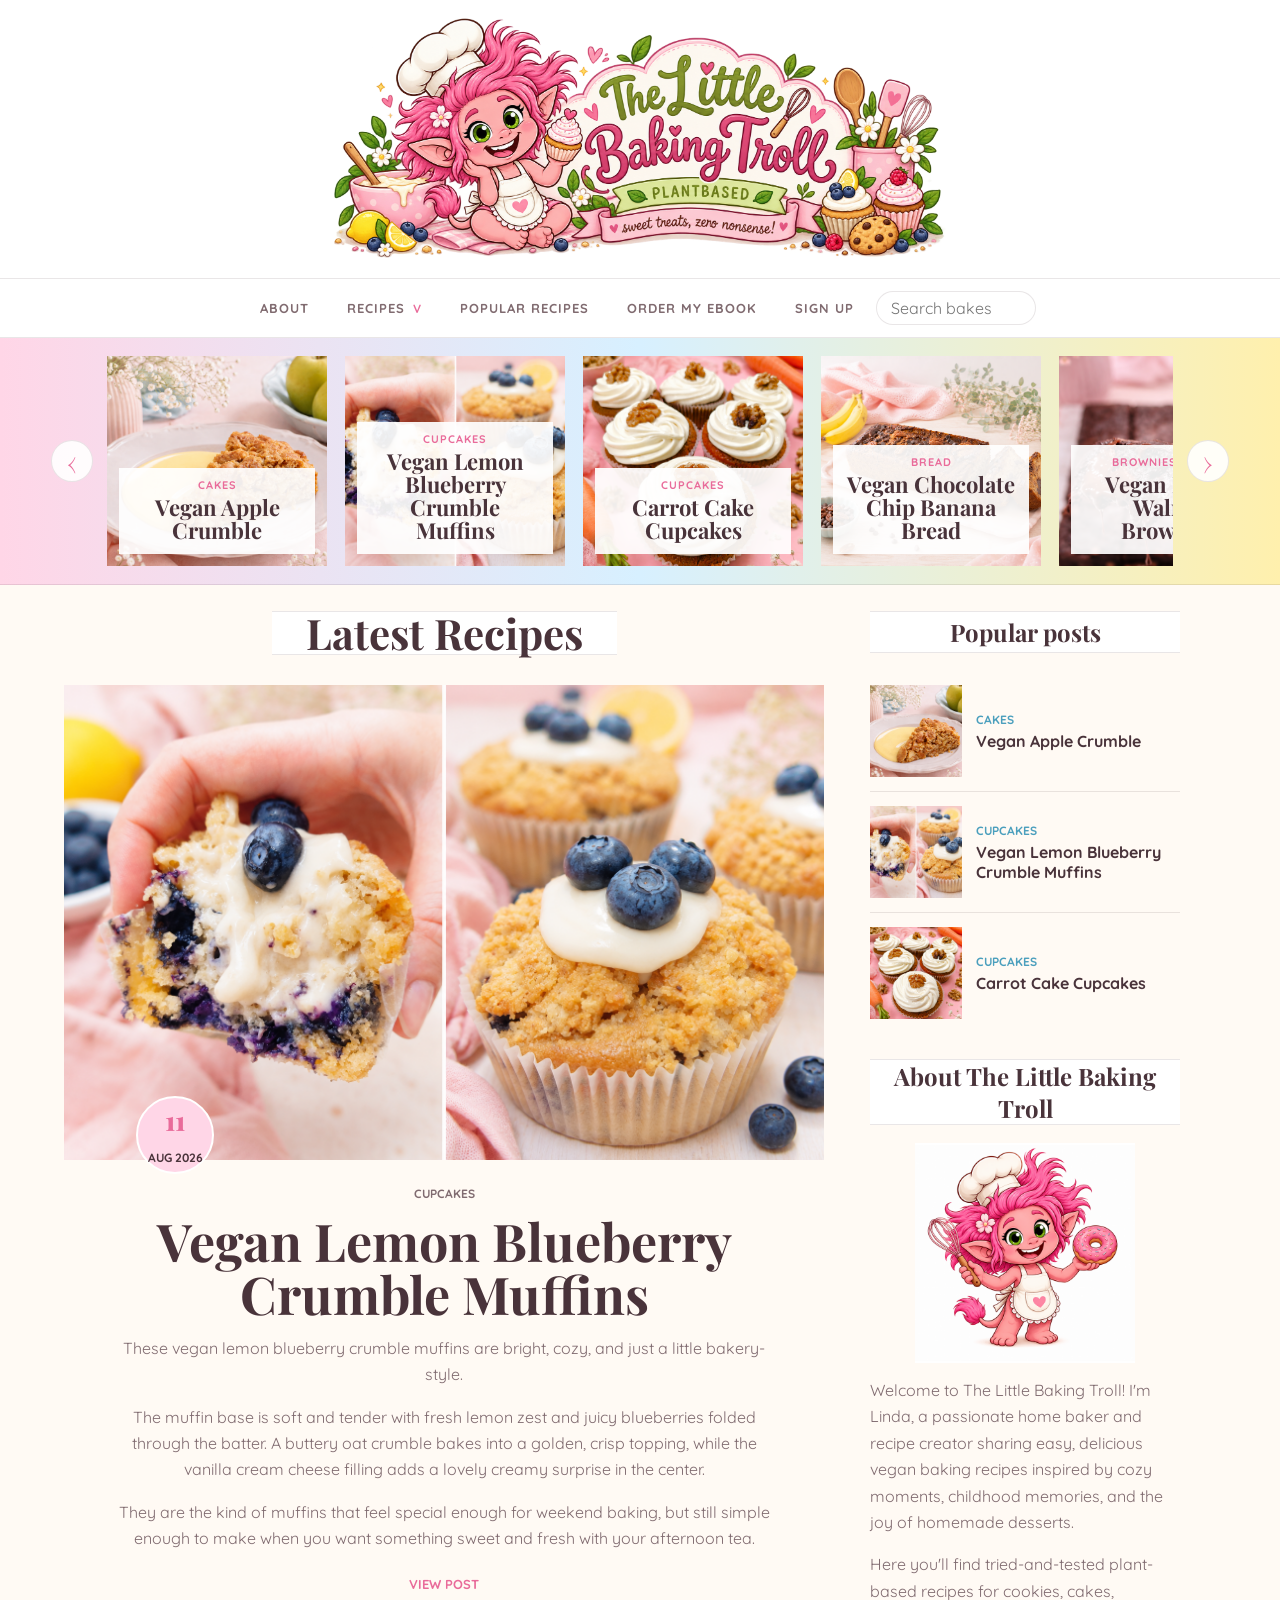
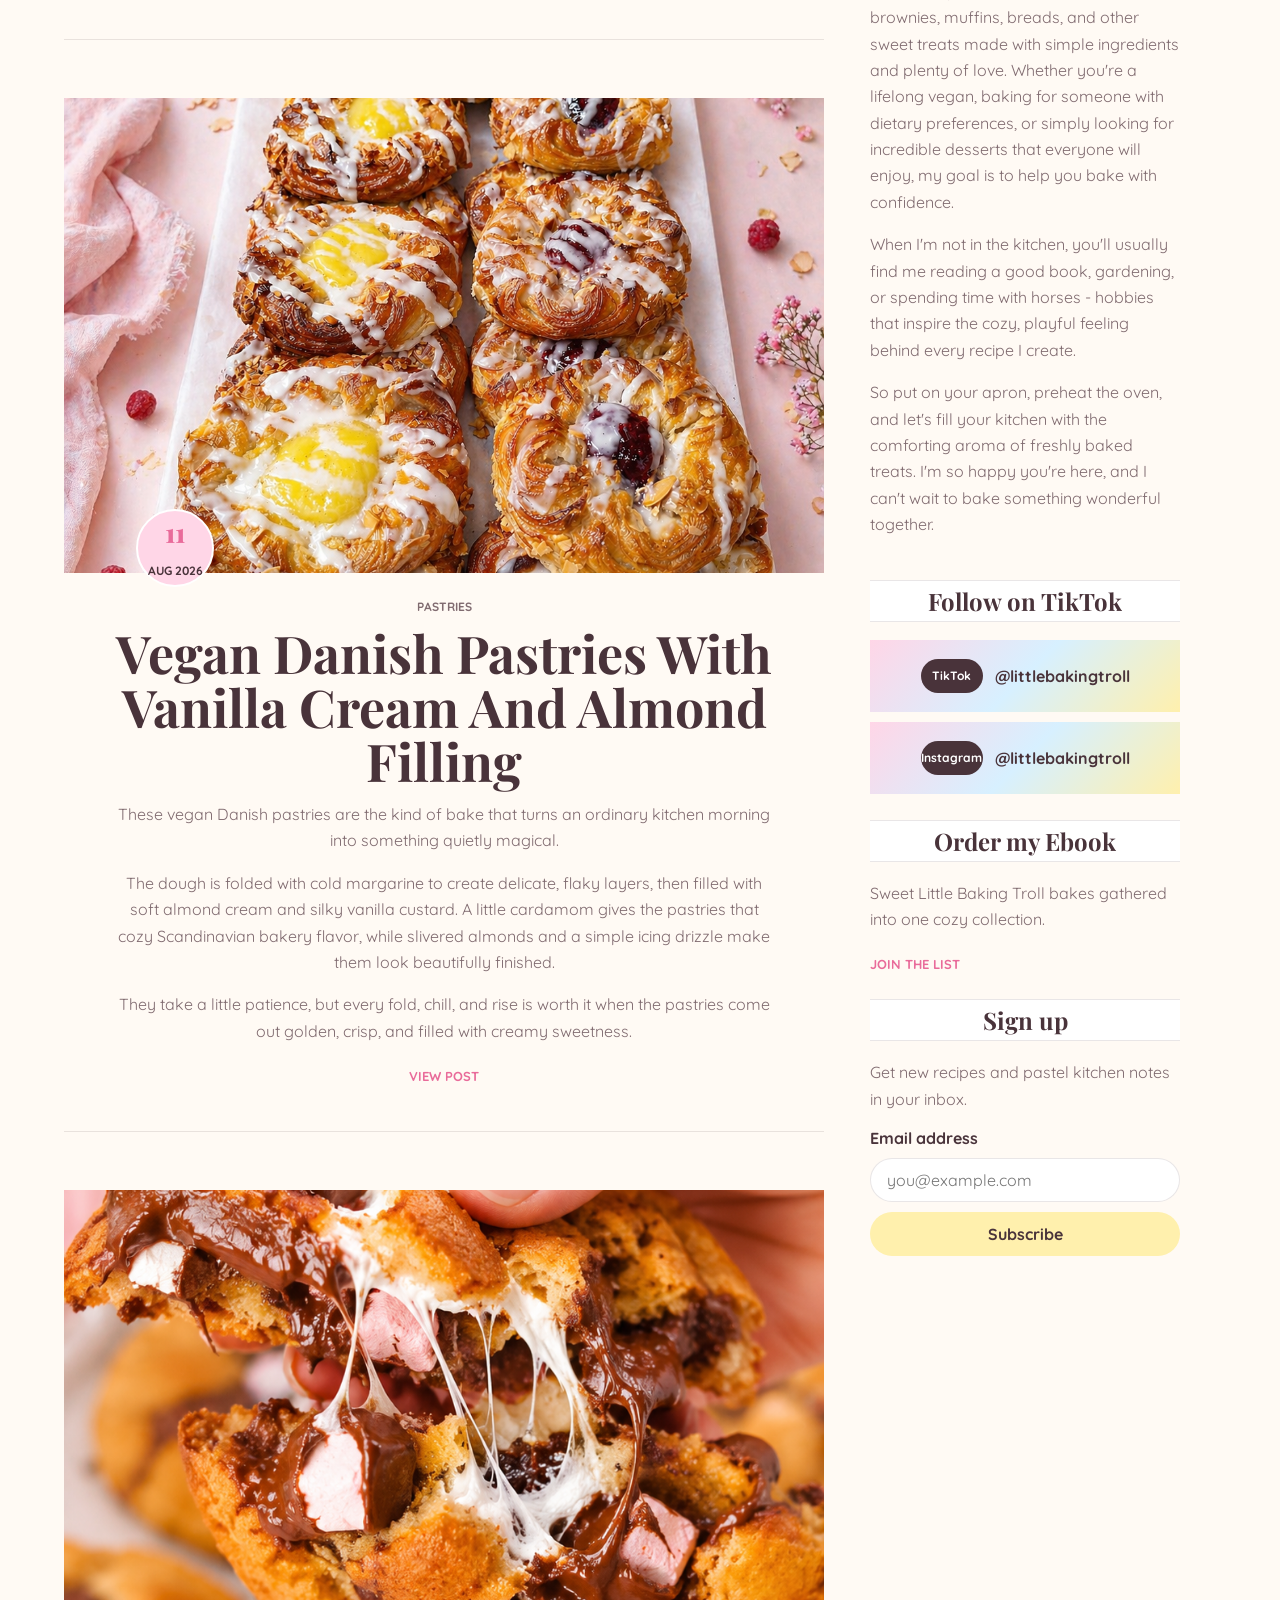
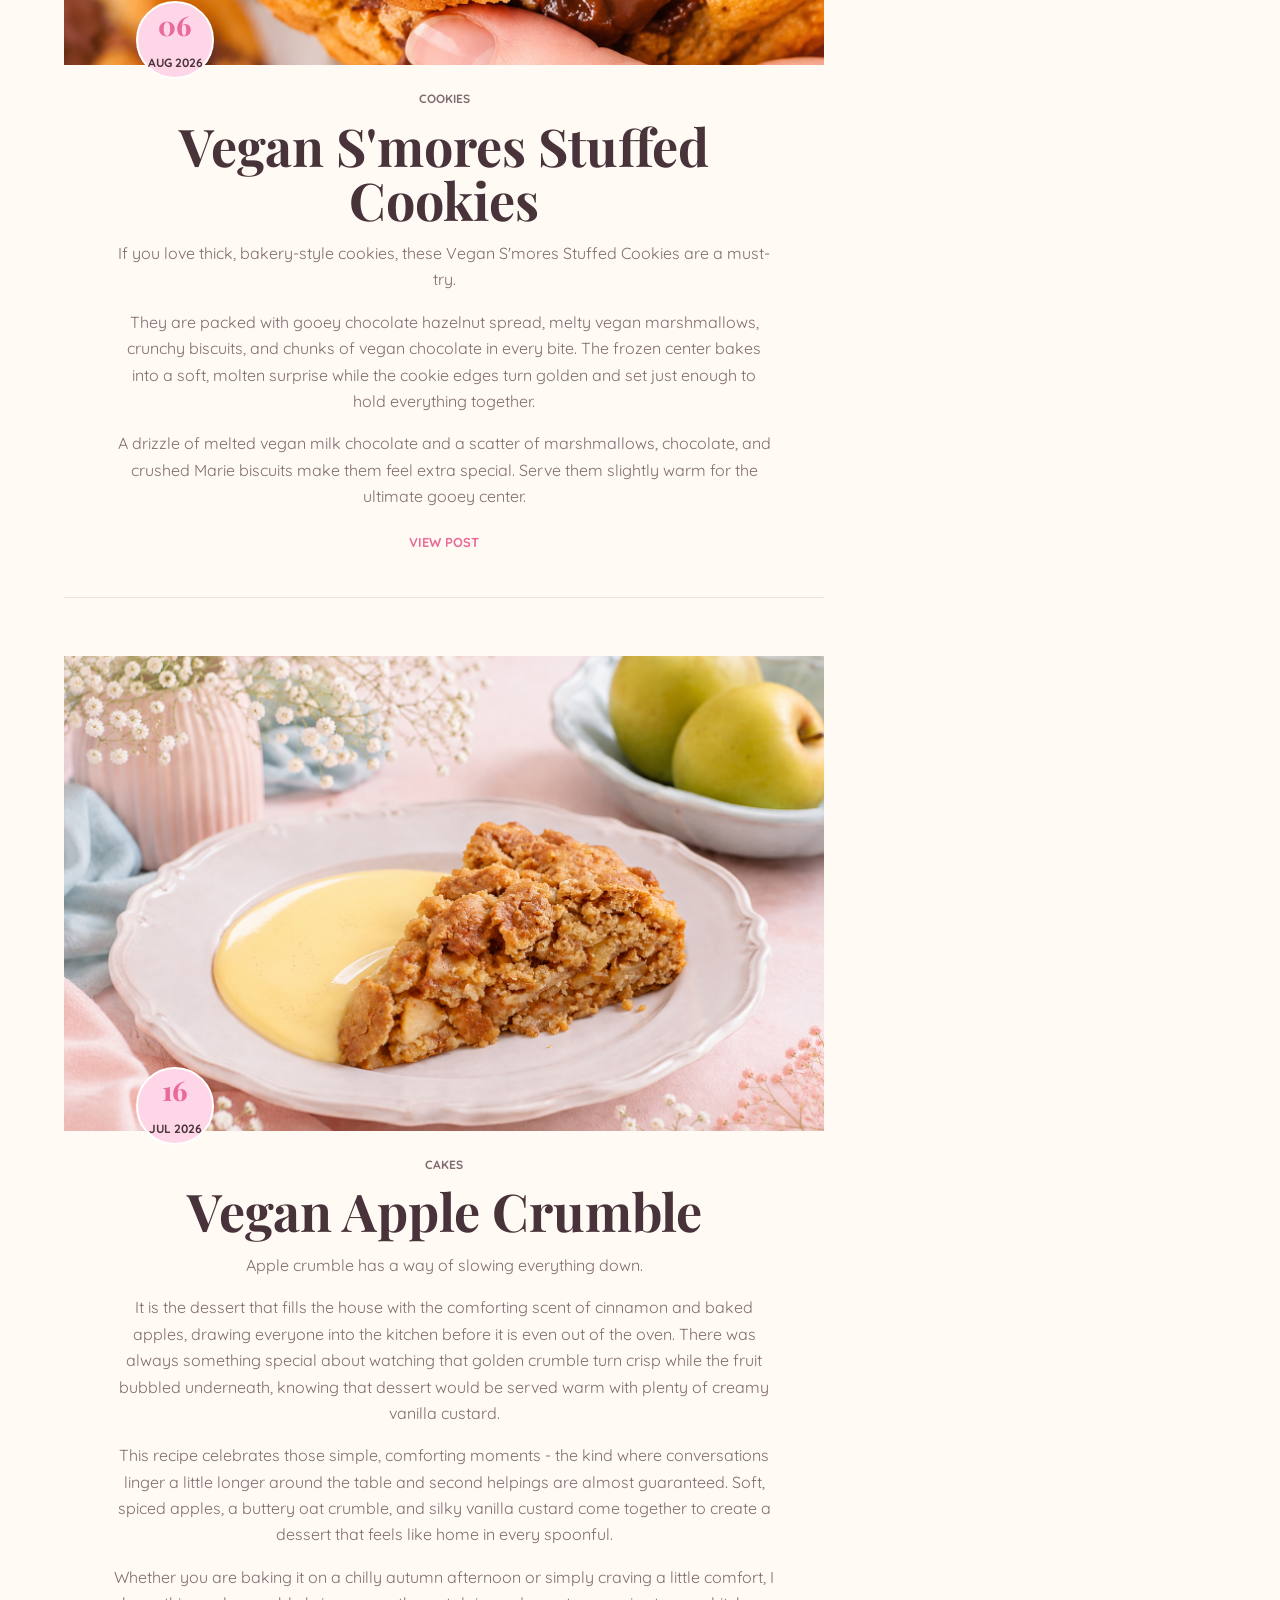
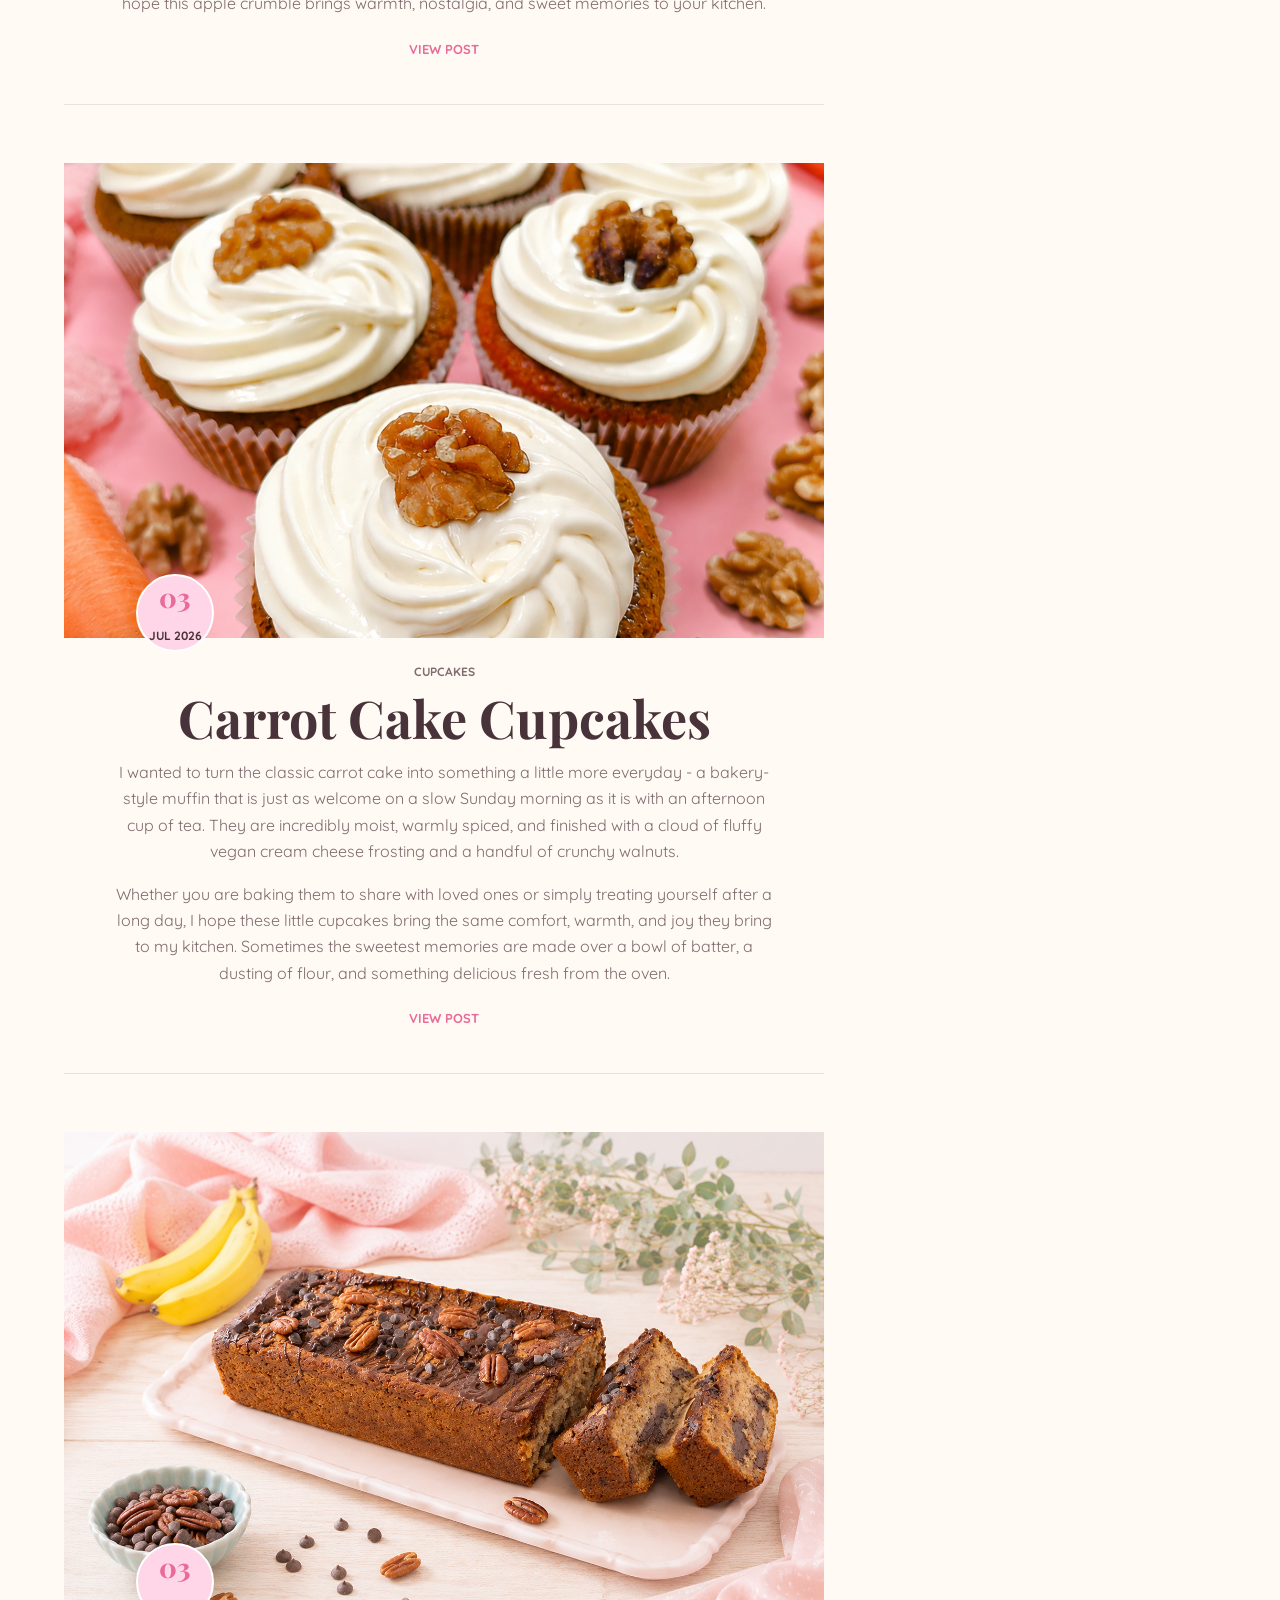
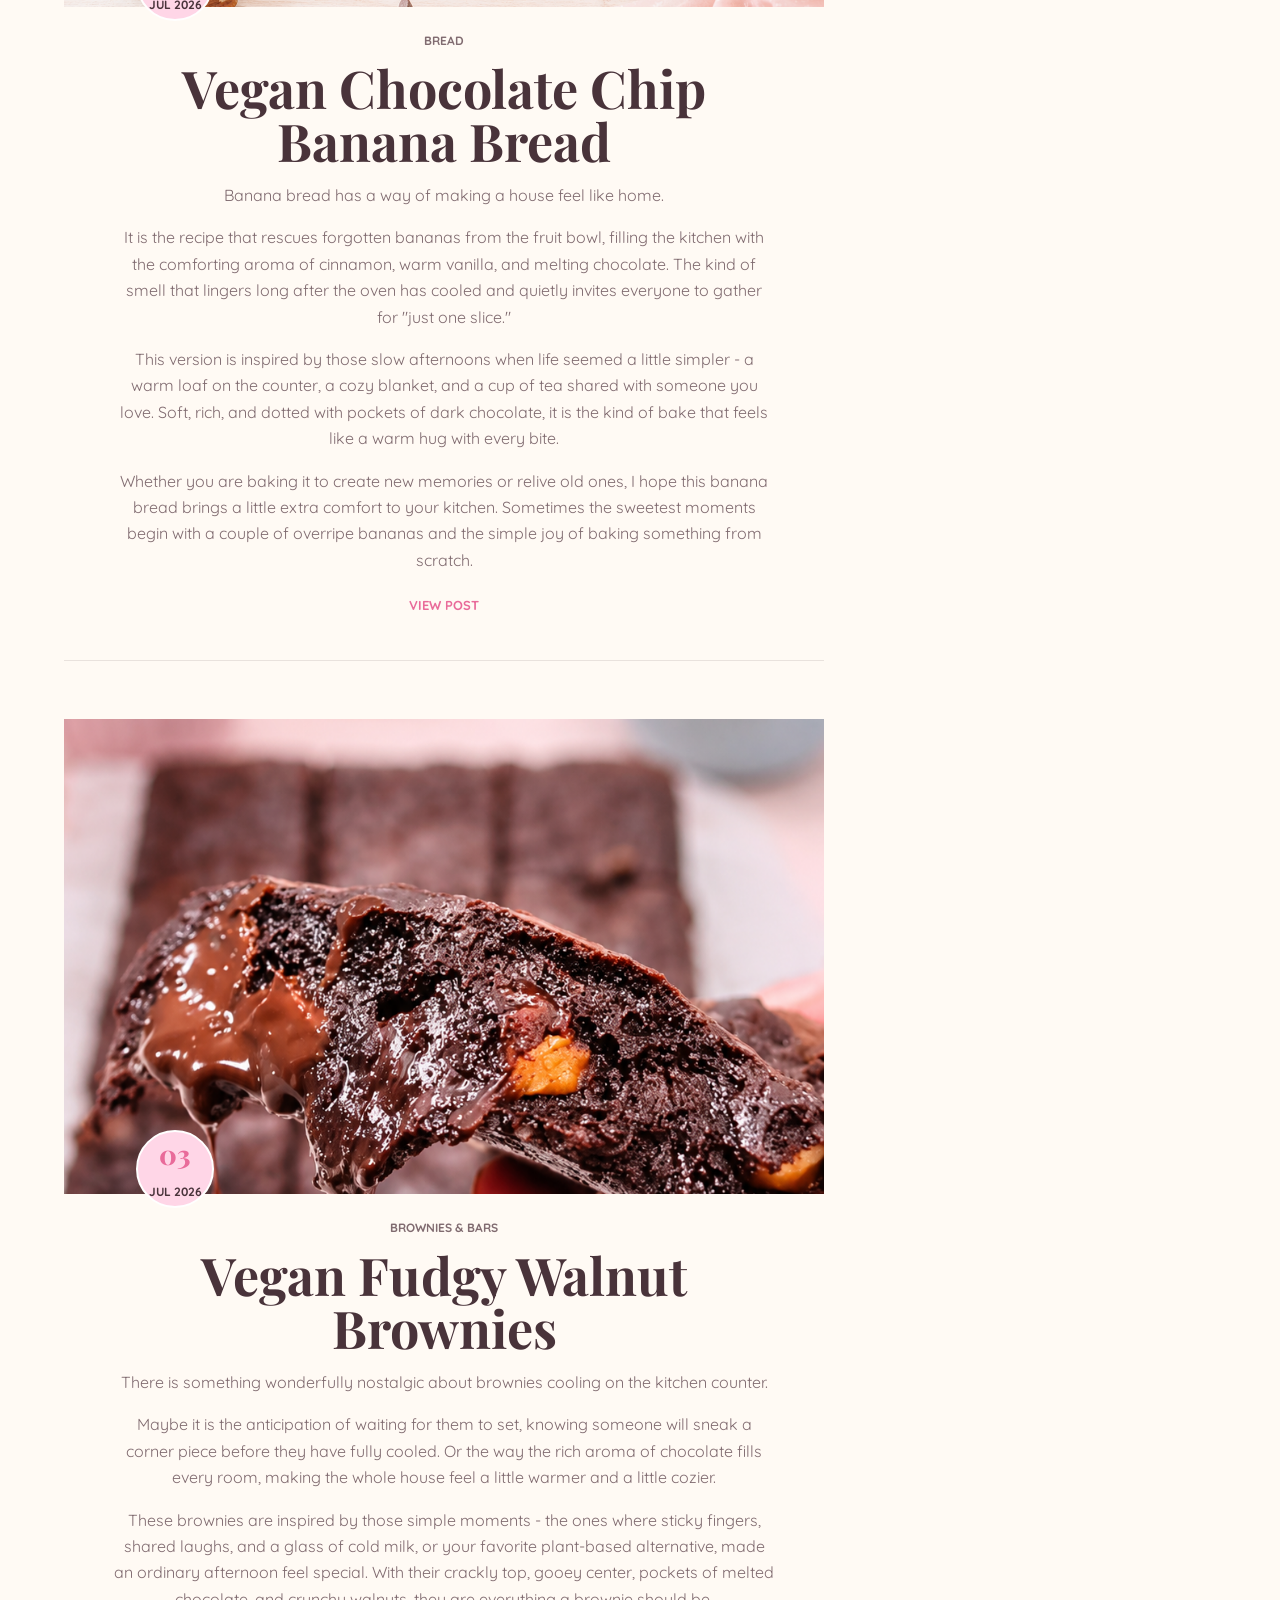
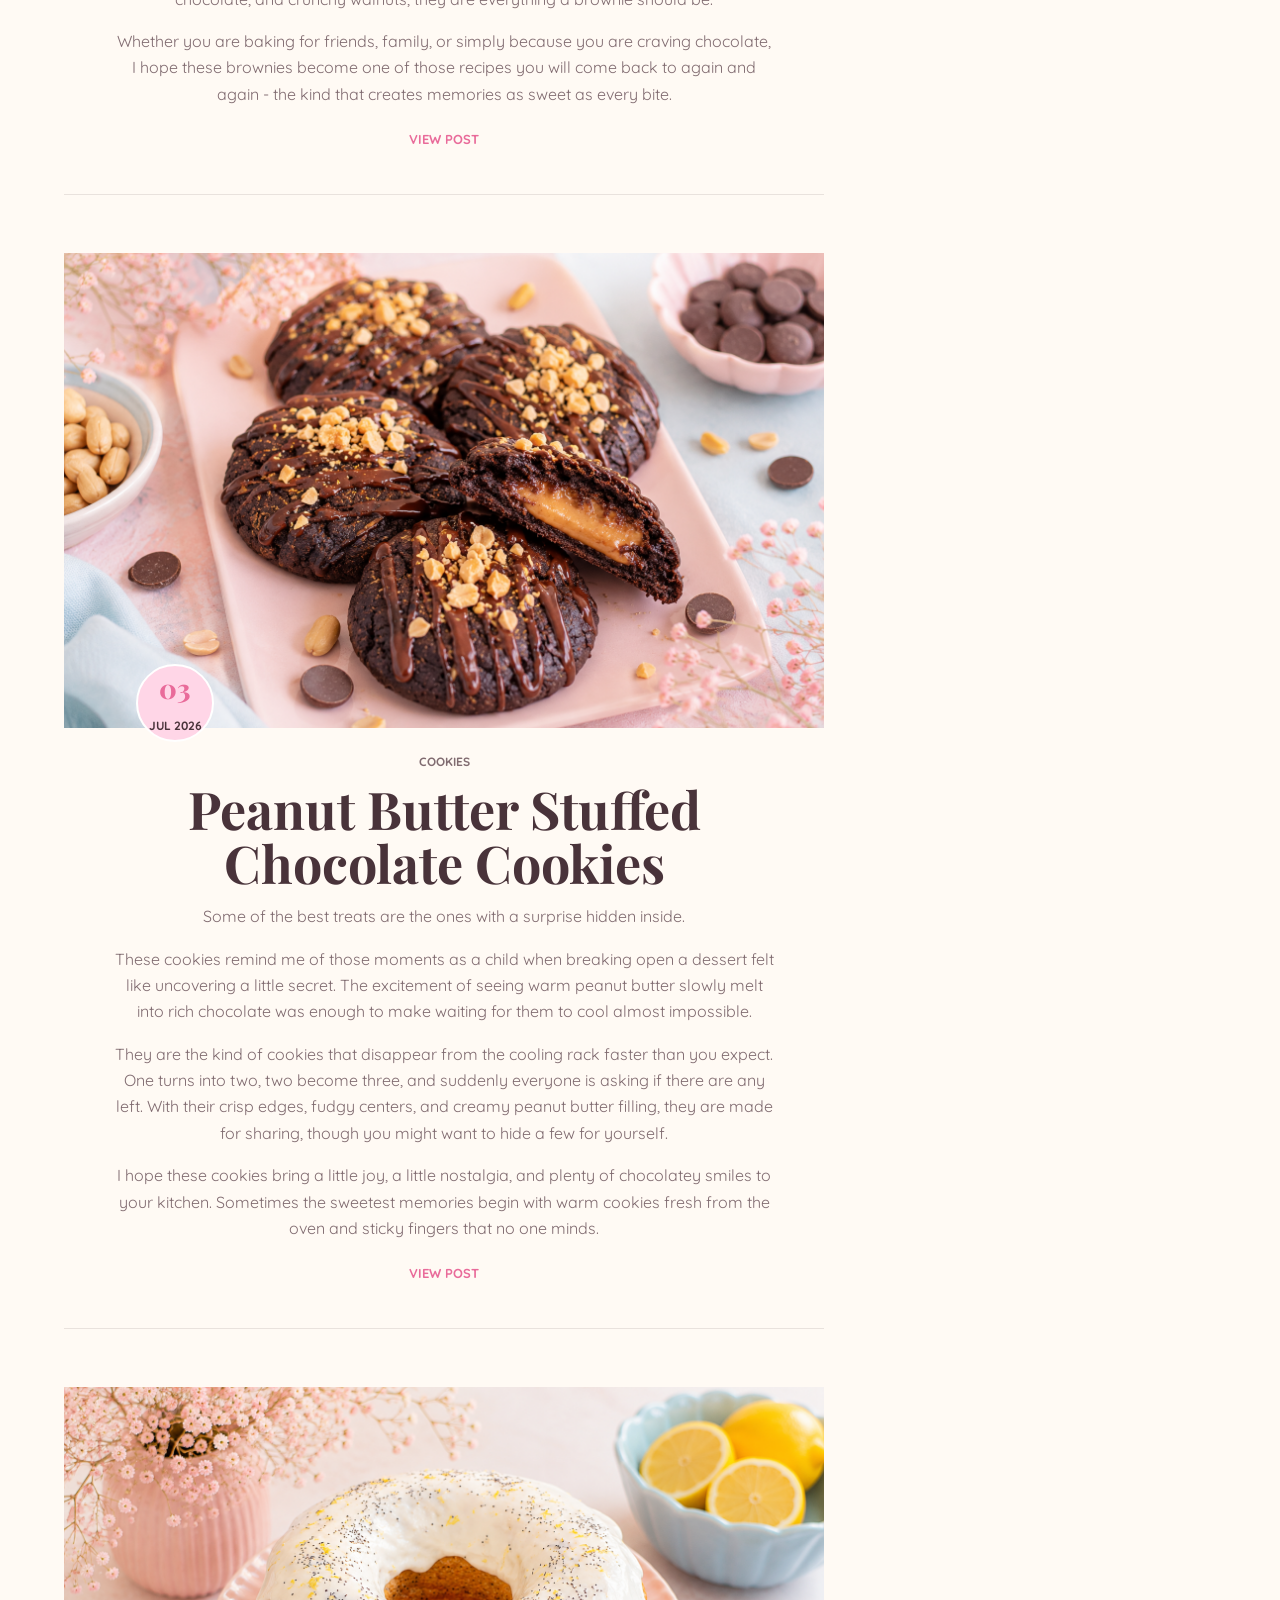
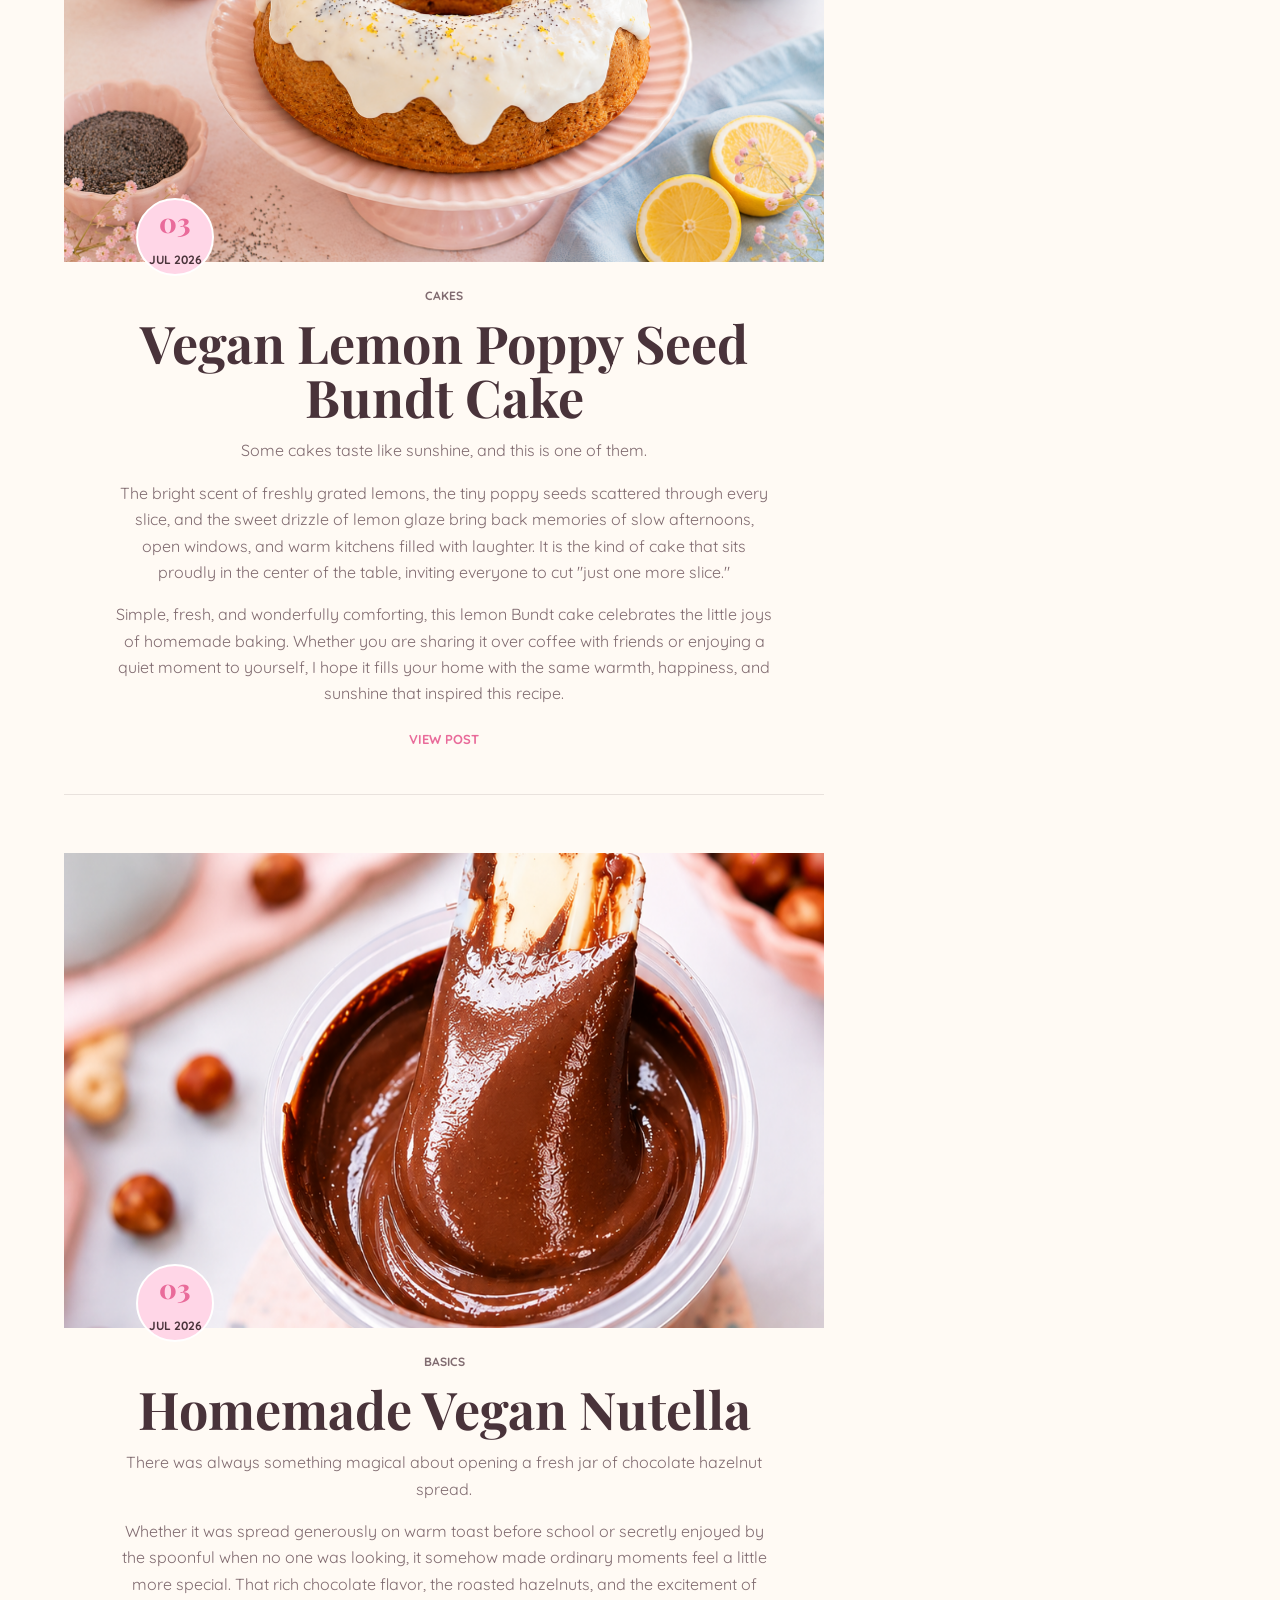
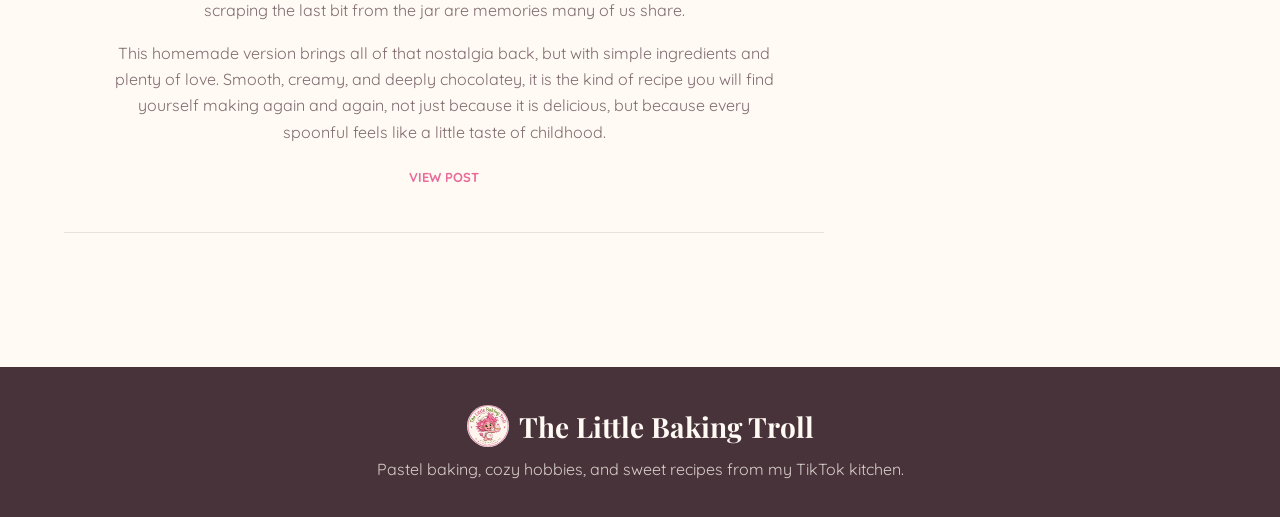
<file: index.html>
<!DOCTYPE html>
<html lang="en">
  <head>
    <meta charset="UTF-8" />
    <meta name="viewport" content="width=device-width, initial-scale=1.0" />
    <link rel="preconnect" href="https://fonts.googleapis.com" />
    <link rel="preconnect" href="https://fonts.gstatic.com" crossorigin />
    <link
      href="https://fonts.googleapis.com/css2?family=Playfair+Display:wght@600;700&family=Quicksand:wght@400;500;600;700&family=Sacramento&display=swap"
      rel="stylesheet"
    />
    <link rel="icon" type="image/png" href="logo-mascot.png" />
    <link rel="stylesheet" href="styles.css" />
    <title>The Little Baking Troll | Baking Recipes</title>
  </head>
  <body>
    <header class="site-header">
      <a href="index.html" class="brand" aria-label="The Little Baking Troll home">
        <img src="Header.png" alt="The Little Baking Troll plantbased baking header" class="brand-header-image" />
      </a>

      <nav class="main-nav" aria-label="Main navigation">
        <a href="about.html">About</a>
        <div class="nav-dropdown">
          <button class="nav-dropdown-button" type="button">Recipes</button>
          <div
            class="nav-dropdown-menu"
            id="category-menu"
            aria-label="Recipe categories"
          ></div>
        </div>
        <a href="popular-recipes.html">Popular Recipes</a>
        <a href="order-my-ebook.html">Order my Ebook</a>
        <a href="sign-up.html">Sign up</a>
        <form class="mini-search" id="mini-search">
          <input
            id="site-search"
            type="search"
            placeholder="Search bakes"
            aria-label="Search recipes"
          />
        </form>
      </nav>
    </header>

    <main>
      <section class="recipe-carousel" aria-label="Featured recipe carousel">
        <button
          class="carousel-button carousel-button-prev"
          type="button"
          aria-label="Previous recipes"
          id="carousel-prev"
        >
          &lsaquo;
        </button>
        <div class="carousel-track" id="recipe-carousel"></div>
        <button
          class="carousel-button carousel-button-next"
          type="button"
          aria-label="Next recipes"
          id="carousel-next"
        >
          &rsaquo;
        </button>
      </section>

      <section class="page-shell">
        <section class="post-feed" id="recipes" aria-label="Latest recipes">
          <div class="section-heading">
            <h1>Latest Recipes</h1>
          </div>

          <div id="recipe-list"></div>
        </section>

        <aside class="sidebar" aria-label="Blog sidebar">
          <section class="sidebar-panel" id="popular">
            <h2>Popular posts</h2>
            <div id="popular-posts"></div>
          </section>

          <section class="sidebar-panel about-panel" id="about">
            <h2>About The Little Baking Troll</h2>
            <img
              src="About.png"
              alt="Linda, the baker behind The Little Baking Troll"
            />
            <p>
              Welcome to The Little Baking Troll! I'm Linda, a passionate home
              baker and recipe creator sharing easy, delicious vegan baking
              recipes inspired by cozy moments, childhood memories, and the joy
              of homemade desserts.
            </p>
            <p>
              Here you'll find tried-and-tested plant-based recipes for cookies,
              cakes, brownies, muffins, breads, and other sweet treats made with
              simple ingredients and plenty of love. Whether you're a lifelong
              vegan, baking for someone with dietary preferences, or simply
              looking for incredible desserts that everyone will enjoy, my goal
              is to help you bake with confidence.
            </p>
            <p>
              When I'm not in the kitchen, you'll usually find me reading a good
              book, gardening, or spending time with horses - hobbies that
              inspire the cozy, playful feeling behind every recipe I create.
            </p>
            <p>
              So put on your apron, preheat the oven, and let's fill your
              kitchen with the comforting aroma of freshly baked treats. I'm so
              happy you're here, and I can't wait to bake something wonderful
              together.
            </p>
          </section>

          <section class="sidebar-panel tiktok-panel">
            <h2>Follow on TikTok</h2>
            <a
              class="tiktok-card"
              href="https://www.tiktok.com/@littlebakingtroll"
              target="_blank"
              rel="noreferrer"
            >
              <span>TikTok</span>
              @littlebakingtroll
            </a>
            <a
              class="tiktok-card"
              href="https://www.instagram.com/littlebakingtroll"
              target="_blank"
              rel="noreferrer"
            >
              <span>Instagram</span>
              @littlebakingtroll
            </a>
          </section>

          <section class="sidebar-panel ebook-panel" id="ebook">
            <h2>Order my Ebook</h2>
            <p>Sweet Little Baking Troll bakes gathered into one cozy collection.</p>
            <a class="read-more" href="sign-up.html">Join the list</a>
          </section>

          <section class="sidebar-panel newsletter-panel" id="newsletter">
            <h2>Sign up</h2>
            <p>Get new recipes and pastel kitchen notes in your inbox.</p>
            <form class="newsletter-form" id="newsletter-form">
              <label for="email">Email address</label>
              <input
                type="email"
                id="email"
                placeholder="you@example.com"
                required
              />
              <button type="submit">Subscribe</button>
              <p class="form-message" id="form-message" aria-live="polite"></p>
            </form>
          </section>
        </aside>
      </section>
    </main>

    <footer>
      <div class="footer-brand">
        <img
          src="logo-mascot.png"
          alt=""
          class="footer-favicon"
          aria-hidden="true"
        />
        <span>The Little Baking Troll</span>
      </div>
      <p>Pastel baking, cozy hobbies, and sweet recipes from my TikTok kitchen.</p>
    </footer>

    <script src="recipes.js"></script>
    <script src="index.js"></script>
  </body>
</html>
</file>
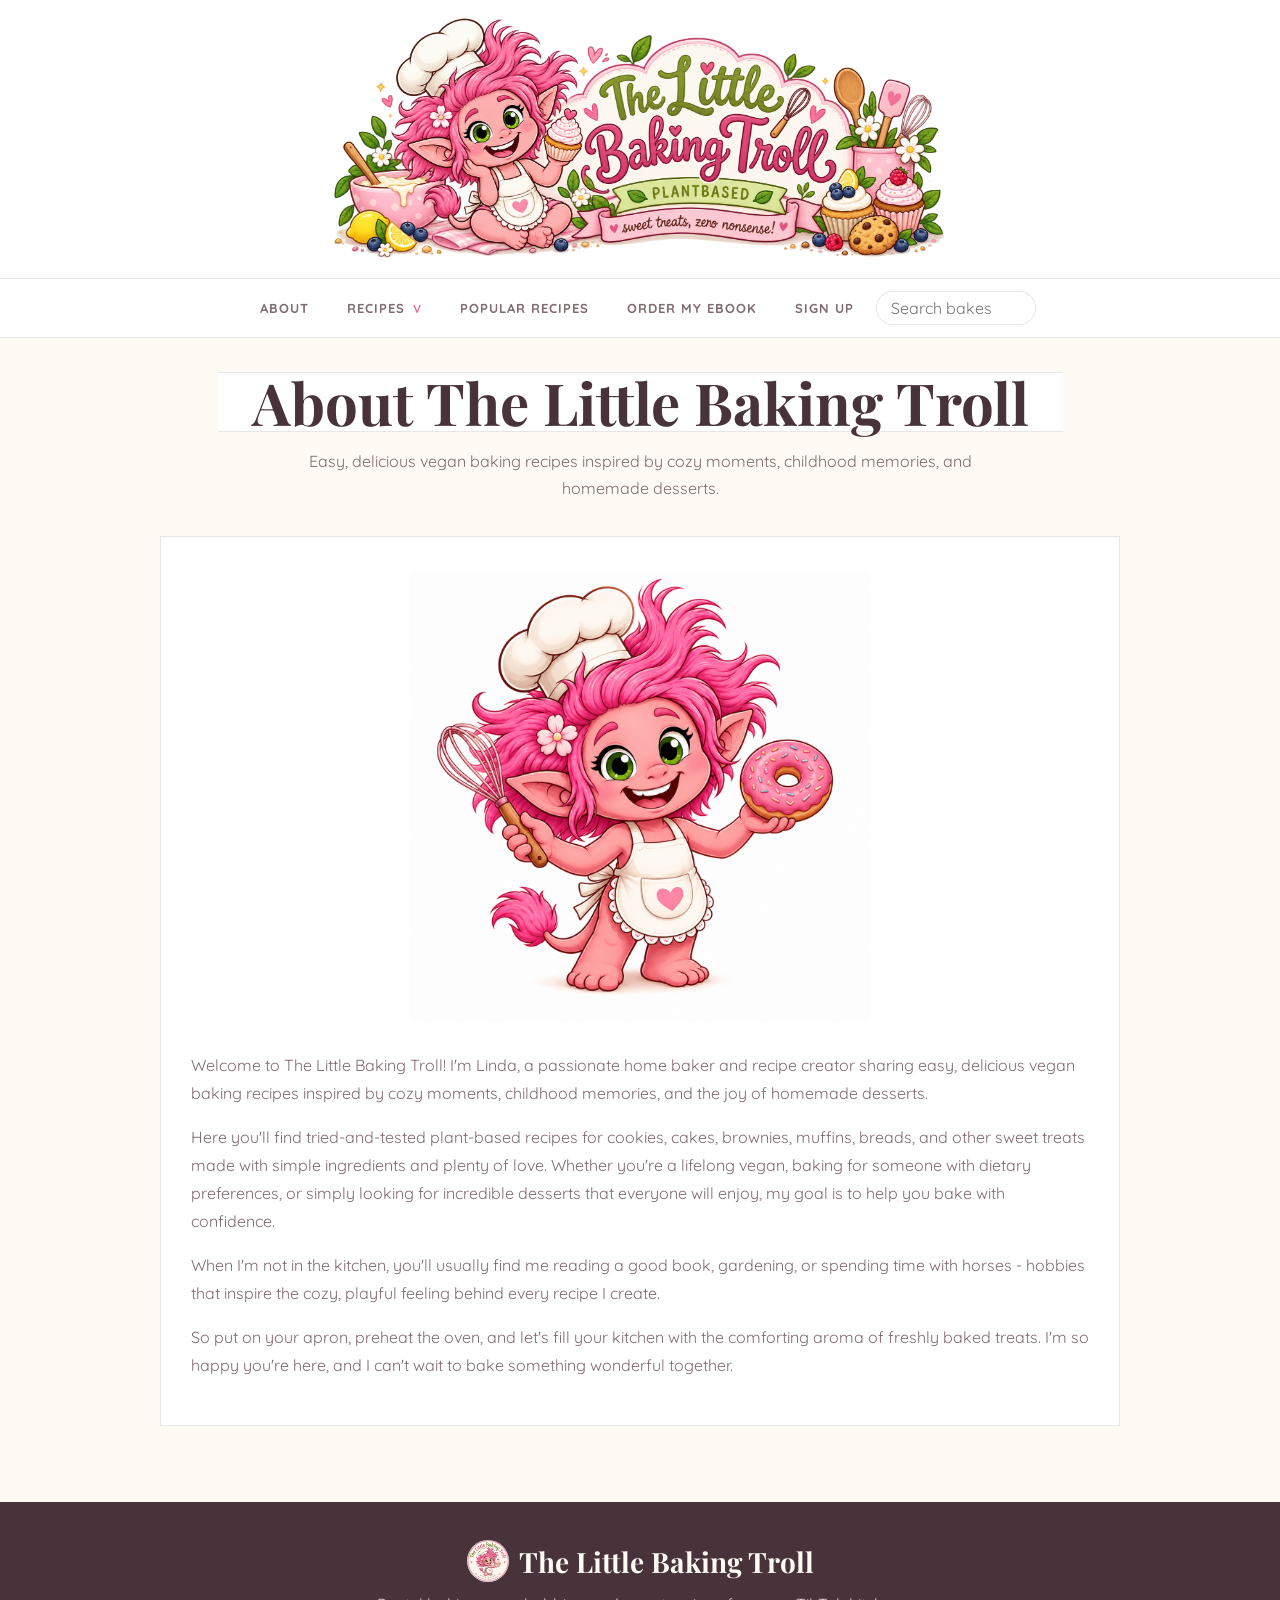
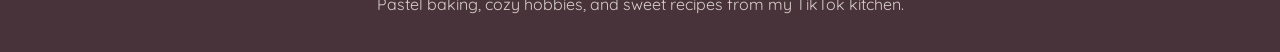
<file: about.html>
<!DOCTYPE html>
<html lang="en">
  <head>
    <meta charset="UTF-8" />
    <meta name="viewport" content="width=device-width, initial-scale=1.0" />
    <link rel="preconnect" href="https://fonts.googleapis.com" />
    <link rel="preconnect" href="https://fonts.gstatic.com" crossorigin />
    <link
      href="https://fonts.googleapis.com/css2?family=Playfair+Display:wght@600;700&family=Quicksand:wght@400;500;600;700&family=Sacramento&display=swap"
      rel="stylesheet"
    />
    <link rel="icon" type="image/png" href="logo-mascot.png" />
    <link rel="stylesheet" href="styles.css" />
    <title>About | The Little Baking Troll</title>
  </head>
  <body>
    <header class="site-header">
      <a href="index.html" class="brand" aria-label="The Little Baking Troll home">
        <img src="Header.png" alt="The Little Baking Troll plantbased baking header" class="brand-header-image" />
      </a>
      <nav class="main-nav" aria-label="Main navigation">
        <a href="about.html">About</a>
        <div class="nav-dropdown">
          <button class="nav-dropdown-button" type="button">Recipes</button>
          <div class="nav-dropdown-menu" id="category-menu" aria-label="Recipe categories"></div>
        </div>
        <a href="popular-recipes.html">Popular Recipes</a>
        <a href="order-my-ebook.html">Order my Ebook</a>
        <a href="sign-up.html">Sign up</a>
        <form class="mini-search" id="mini-search">
          <input id="site-search" type="search" placeholder="Search bakes" aria-label="Search recipes" />
        </form>
      </nav>
    </header>
    <main class="landing-page">
      <section class="landing-hero">
        <h1>About The Little Baking Troll</h1>
        <p>Easy, delicious vegan baking recipes inspired by cozy moments, childhood memories, and homemade desserts.</p>
      </section>
      <section class="landing-panel">
        <img src="About.png" alt="Linda, the baker behind The Little Baking Troll" />
        <p>Welcome to The Little Baking Troll! I'm Linda, a passionate home baker and recipe creator sharing easy, delicious vegan baking recipes inspired by cozy moments, childhood memories, and the joy of homemade desserts.</p>
        <p>Here you'll find tried-and-tested plant-based recipes for cookies, cakes, brownies, muffins, breads, and other sweet treats made with simple ingredients and plenty of love. Whether you're a lifelong vegan, baking for someone with dietary preferences, or simply looking for incredible desserts that everyone will enjoy, my goal is to help you bake with confidence.</p>
        <p>When I'm not in the kitchen, you'll usually find me reading a good book, gardening, or spending time with horses - hobbies that inspire the cozy, playful feeling behind every recipe I create.</p>
        <p>So put on your apron, preheat the oven, and let's fill your kitchen with the comforting aroma of freshly baked treats. I'm so happy you're here, and I can't wait to bake something wonderful together.</p>
      </section>
    </main>
    <footer>
      <div class="footer-brand"><img src="logo-mascot.png" alt="" class="footer-favicon" aria-hidden="true" /><span>The Little Baking Troll</span></div>
      <p>Pastel baking, cozy hobbies, and sweet recipes from my TikTok kitchen.</p>
    </footer>
    <script src="recipes.js"></script>
    <script src="landing.js"></script>
  </body>
</html>
</file>
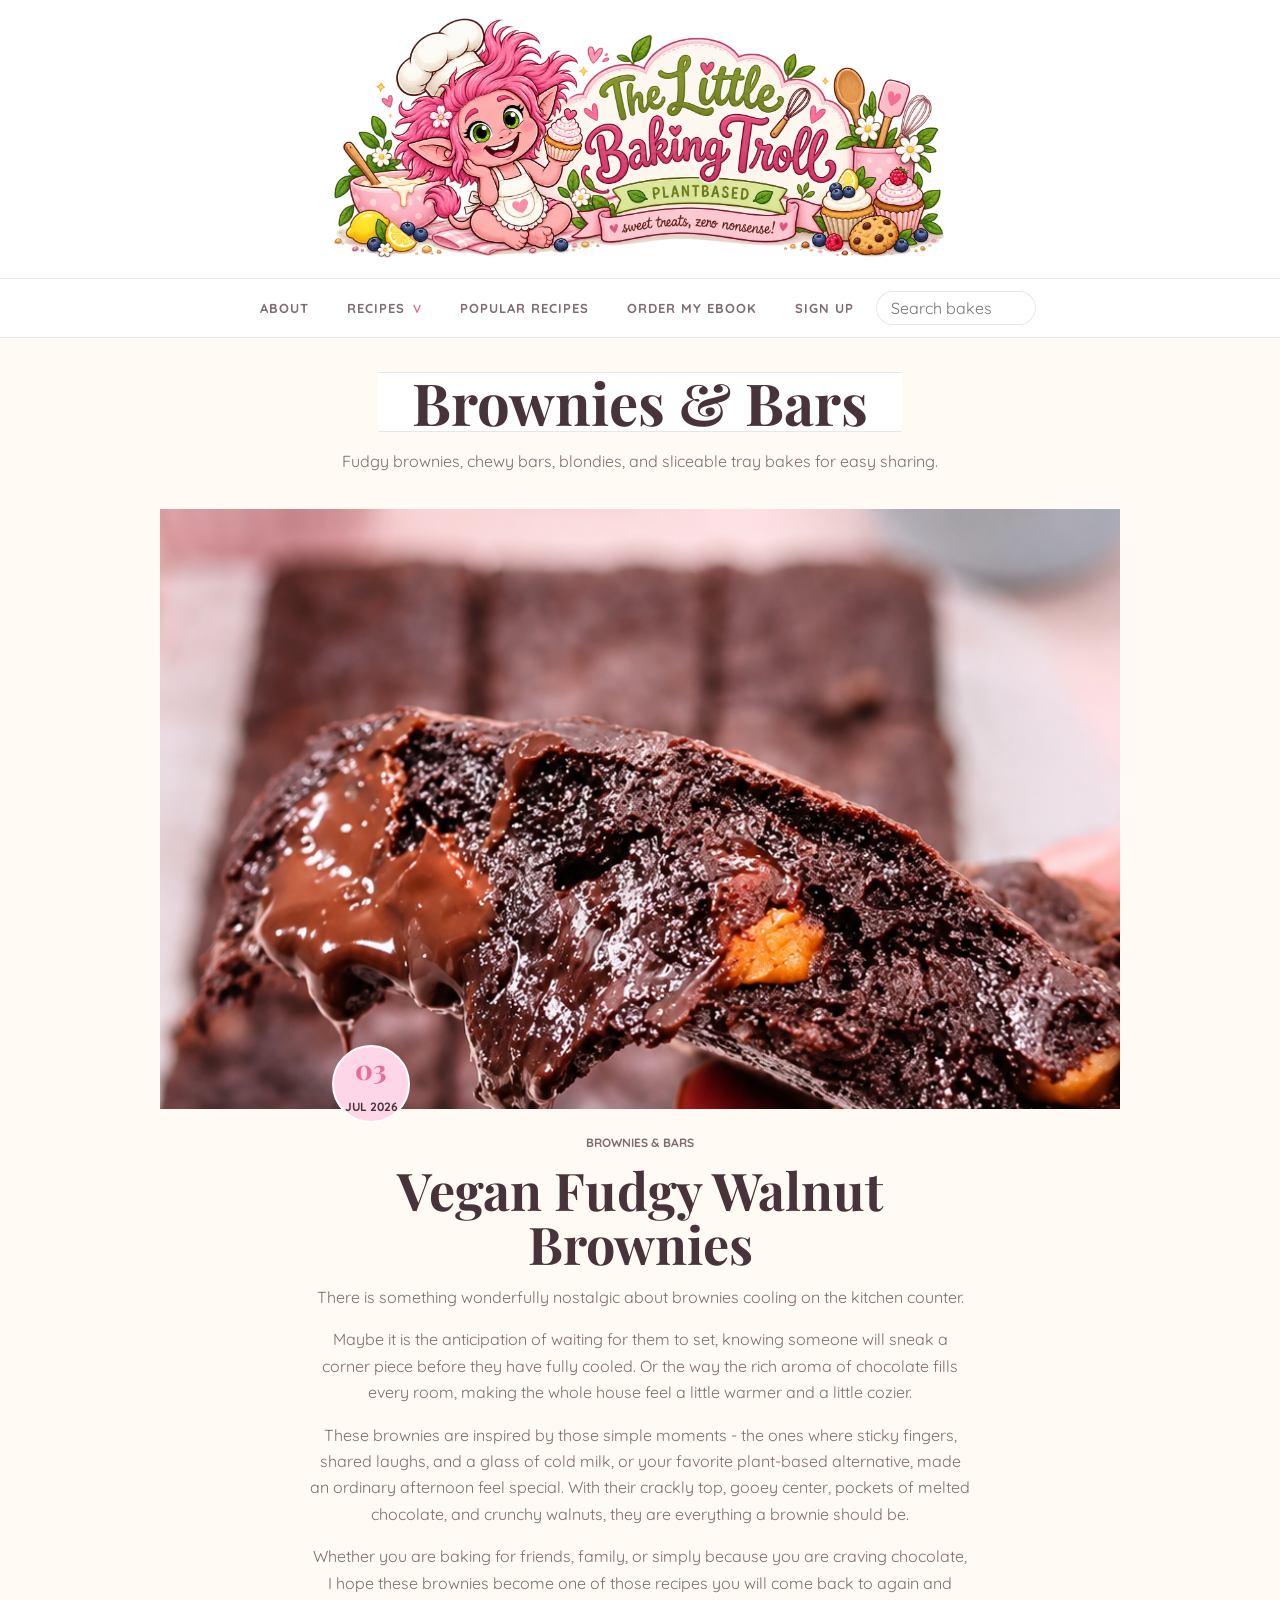
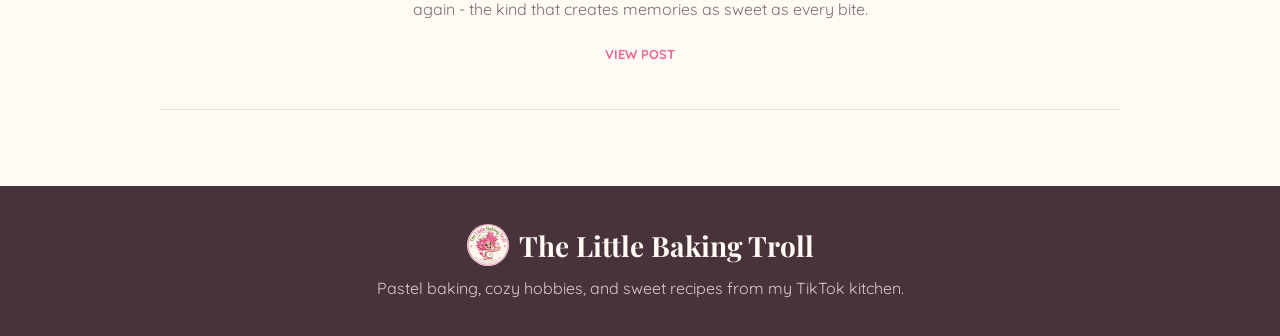
<file: bars.html>
<!DOCTYPE html>
<html lang="en">
  <head>
    <meta charset="UTF-8" />
    <meta name="viewport" content="width=device-width, initial-scale=1.0" />
    <link rel="preconnect" href="https://fonts.googleapis.com" />
    <link rel="preconnect" href="https://fonts.gstatic.com" crossorigin />
    <link
      href="https://fonts.googleapis.com/css2?family=Playfair+Display:wght@600;700&family=Quicksand:wght@400;500;600;700&family=Sacramento&display=swap"
      rel="stylesheet"
    />
    <link rel="icon" type="image/png" href="logo-mascot.png" />
    <link rel="stylesheet" href="styles.css" />
    <title>Brownies &amp; Bars | The Little Baking Troll</title>
  </head>
  <body data-page-type="category" data-category="bars">
    <header class="site-header">
      <a href="index.html" class="brand" aria-label="The Little Baking Troll home">
        <img src="Header.png" alt="The Little Baking Troll plantbased baking header" class="brand-header-image" />
      </a>
      <nav class="main-nav" aria-label="Main navigation">
        <a href="about.html">About</a>
        <div class="nav-dropdown">
          <button class="nav-dropdown-button" type="button">Recipes</button>
          <div class="nav-dropdown-menu" id="category-menu" aria-label="Recipe categories"></div>
        </div>
        <a href="popular-recipes.html">Popular Recipes</a>
        <a href="order-my-ebook.html">Order my Ebook</a>
        <a href="sign-up.html">Sign up</a>
        <form class="mini-search" id="mini-search">
          <input id="site-search" type="search" placeholder="Search bakes" aria-label="Search recipes" />
        </form>
      </nav>
    </header>
    <main class="landing-page">
      <section class="landing-hero">
        <h1>Brownies &amp; Bars</h1>
        <p>Fudgy brownies, chewy bars, blondies, and sliceable tray bakes for easy sharing.</p>
      </section>
      <div id="landing-recipe-list"></div>
    </main>
    <footer>
      <div class="footer-brand"><img src="logo-mascot.png" alt="" class="footer-favicon" aria-hidden="true" /><span>The Little Baking Troll</span></div>
      <p>Pastel baking, cozy hobbies, and sweet recipes from my TikTok kitchen.</p>
    </footer>
    <script src="recipes.js"></script>
    <script src="landing.js"></script>
  </body>
</html>
</file>
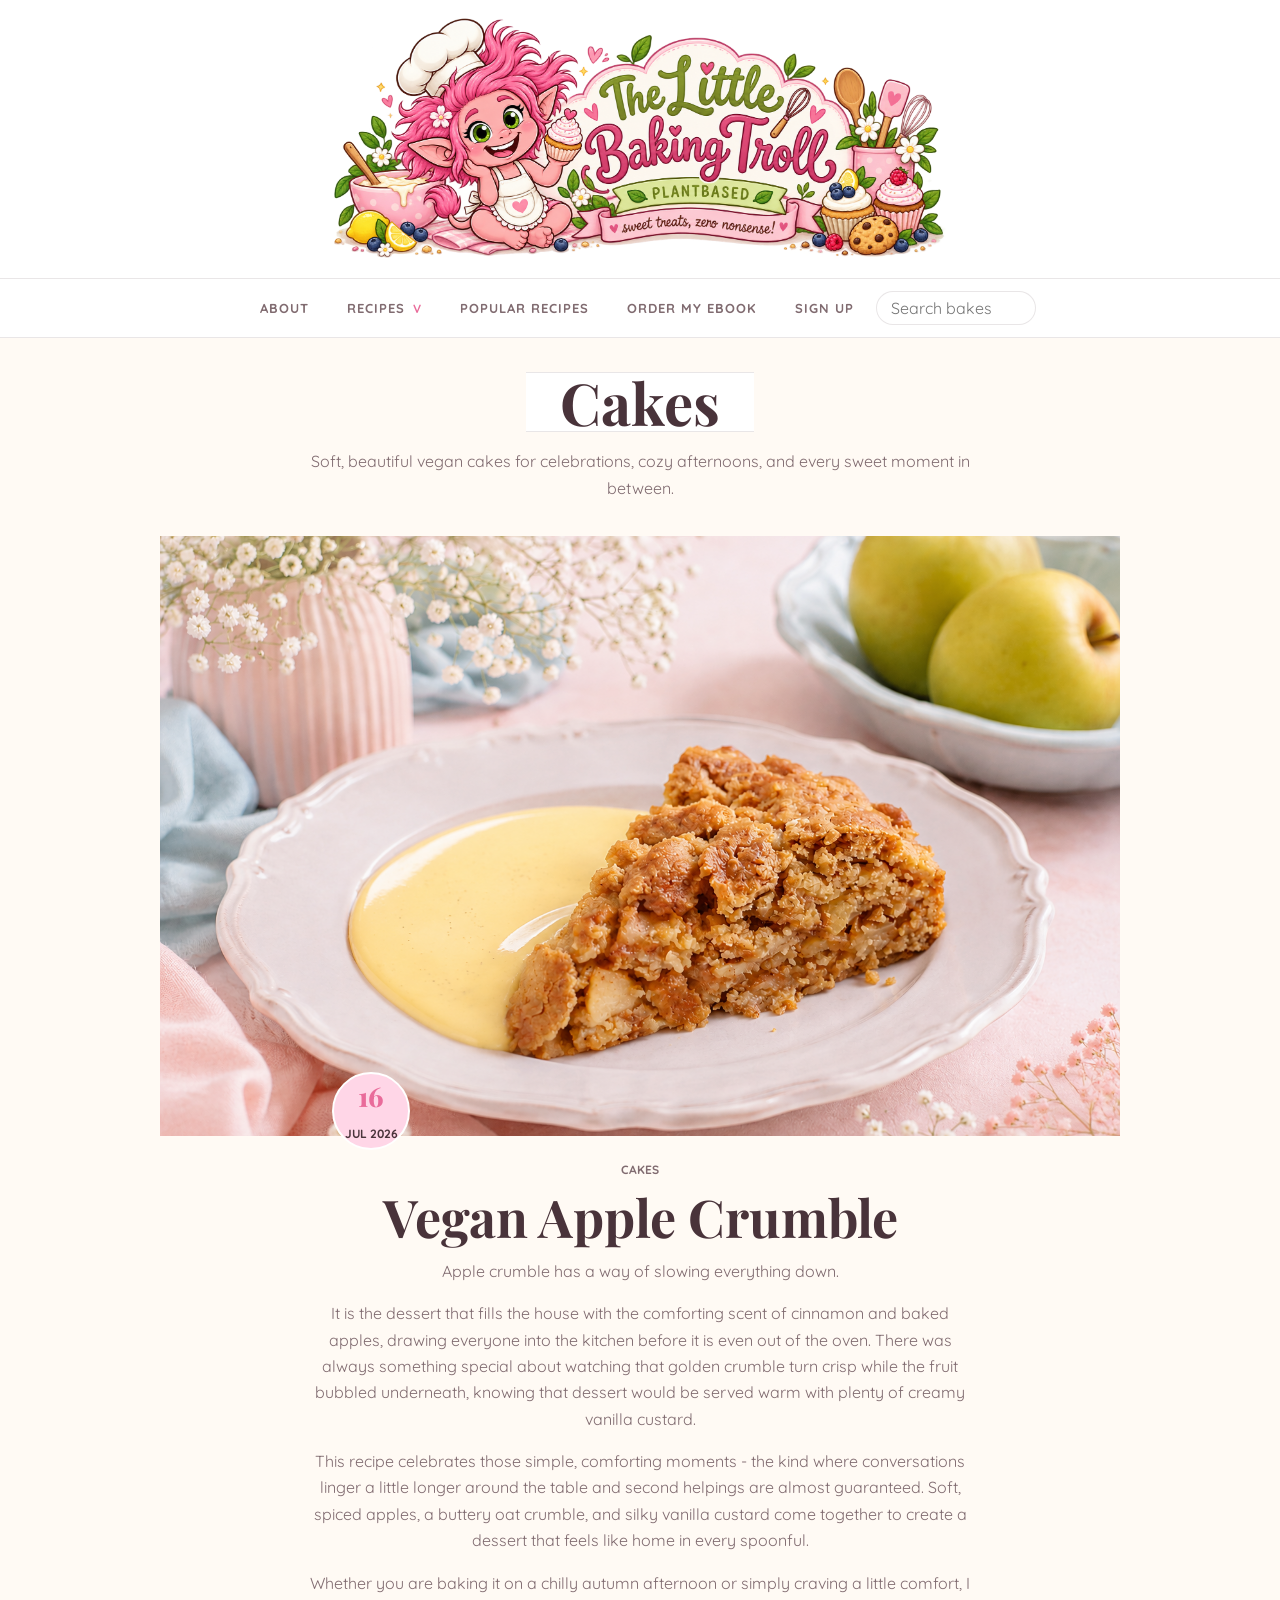
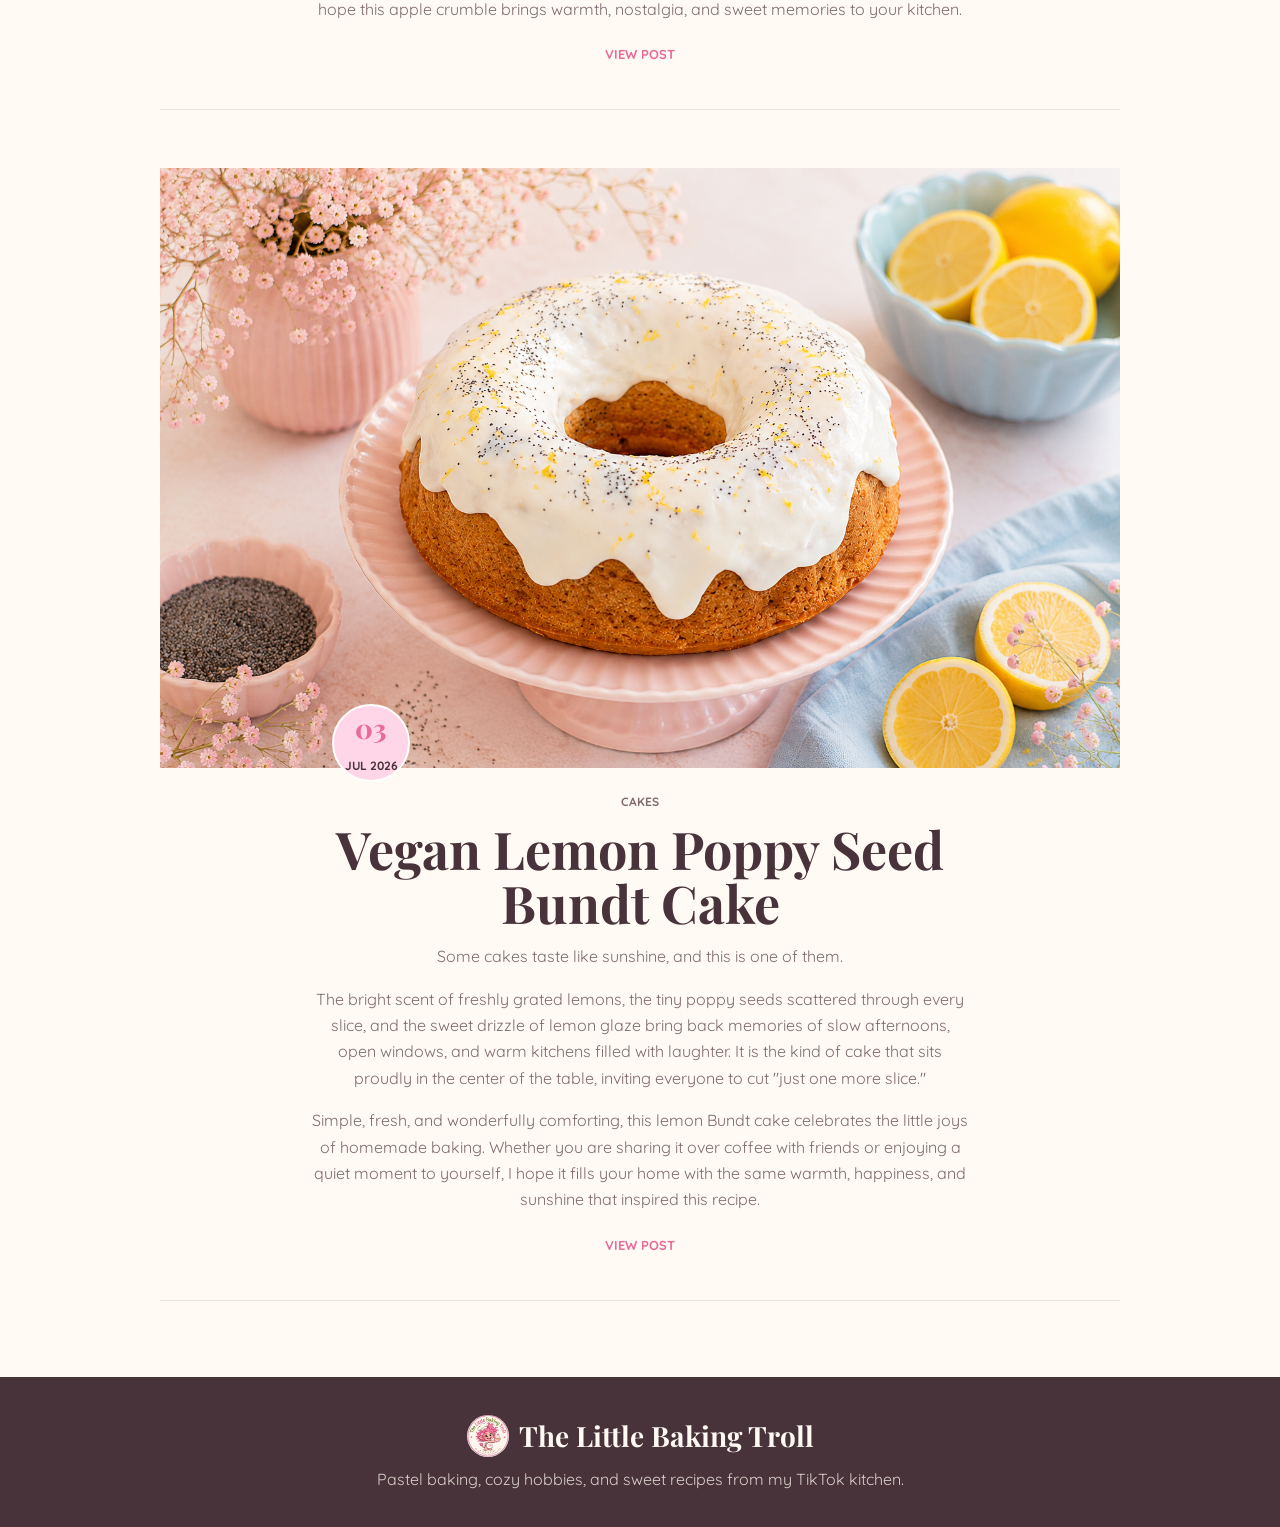
<file: cakes.html>
<!DOCTYPE html>
<html lang="en">
  <head>
    <meta charset="UTF-8" />
    <meta name="viewport" content="width=device-width, initial-scale=1.0" />
    <link rel="preconnect" href="https://fonts.googleapis.com" />
    <link rel="preconnect" href="https://fonts.gstatic.com" crossorigin />
    <link
      href="https://fonts.googleapis.com/css2?family=Playfair+Display:wght@600;700&family=Quicksand:wght@400;500;600;700&family=Sacramento&display=swap"
      rel="stylesheet"
    />
    <link rel="icon" type="image/png" href="logo-mascot.png" />
    <link rel="stylesheet" href="styles.css" />
    <title>Cakes | The Little Baking Troll</title>
  </head>
  <body data-page-type="category" data-category="cakes">
    <header class="site-header">
      <a href="index.html" class="brand" aria-label="The Little Baking Troll home">
        <img src="Header.png" alt="The Little Baking Troll plantbased baking header" class="brand-header-image" />
      </a>
      <nav class="main-nav" aria-label="Main navigation">
        <a href="about.html">About</a>
        <div class="nav-dropdown">
          <button class="nav-dropdown-button" type="button">Recipes</button>
          <div class="nav-dropdown-menu" id="category-menu" aria-label="Recipe categories"></div>
        </div>
        <a href="popular-recipes.html">Popular Recipes</a>
        <a href="order-my-ebook.html">Order my Ebook</a>
        <a href="sign-up.html">Sign up</a>
        <form class="mini-search" id="mini-search">
          <input id="site-search" type="search" placeholder="Search bakes" aria-label="Search recipes" />
        </form>
      </nav>
    </header>
    <main class="landing-page">
      <section class="landing-hero">
        <h1>Cakes</h1>
        <p>Soft, beautiful vegan cakes for celebrations, cozy afternoons, and every sweet moment in between.</p>
      </section>
      <div id="landing-recipe-list"></div>
    </main>
    <footer>
      <div class="footer-brand"><img src="logo-mascot.png" alt="" class="footer-favicon" aria-hidden="true" /><span>The Little Baking Troll</span></div>
      <p>Pastel baking, cozy hobbies, and sweet recipes from my TikTok kitchen.</p>
    </footer>
    <script src="recipes.js"></script>
    <script src="landing.js"></script>
  </body>
</html>
</file>
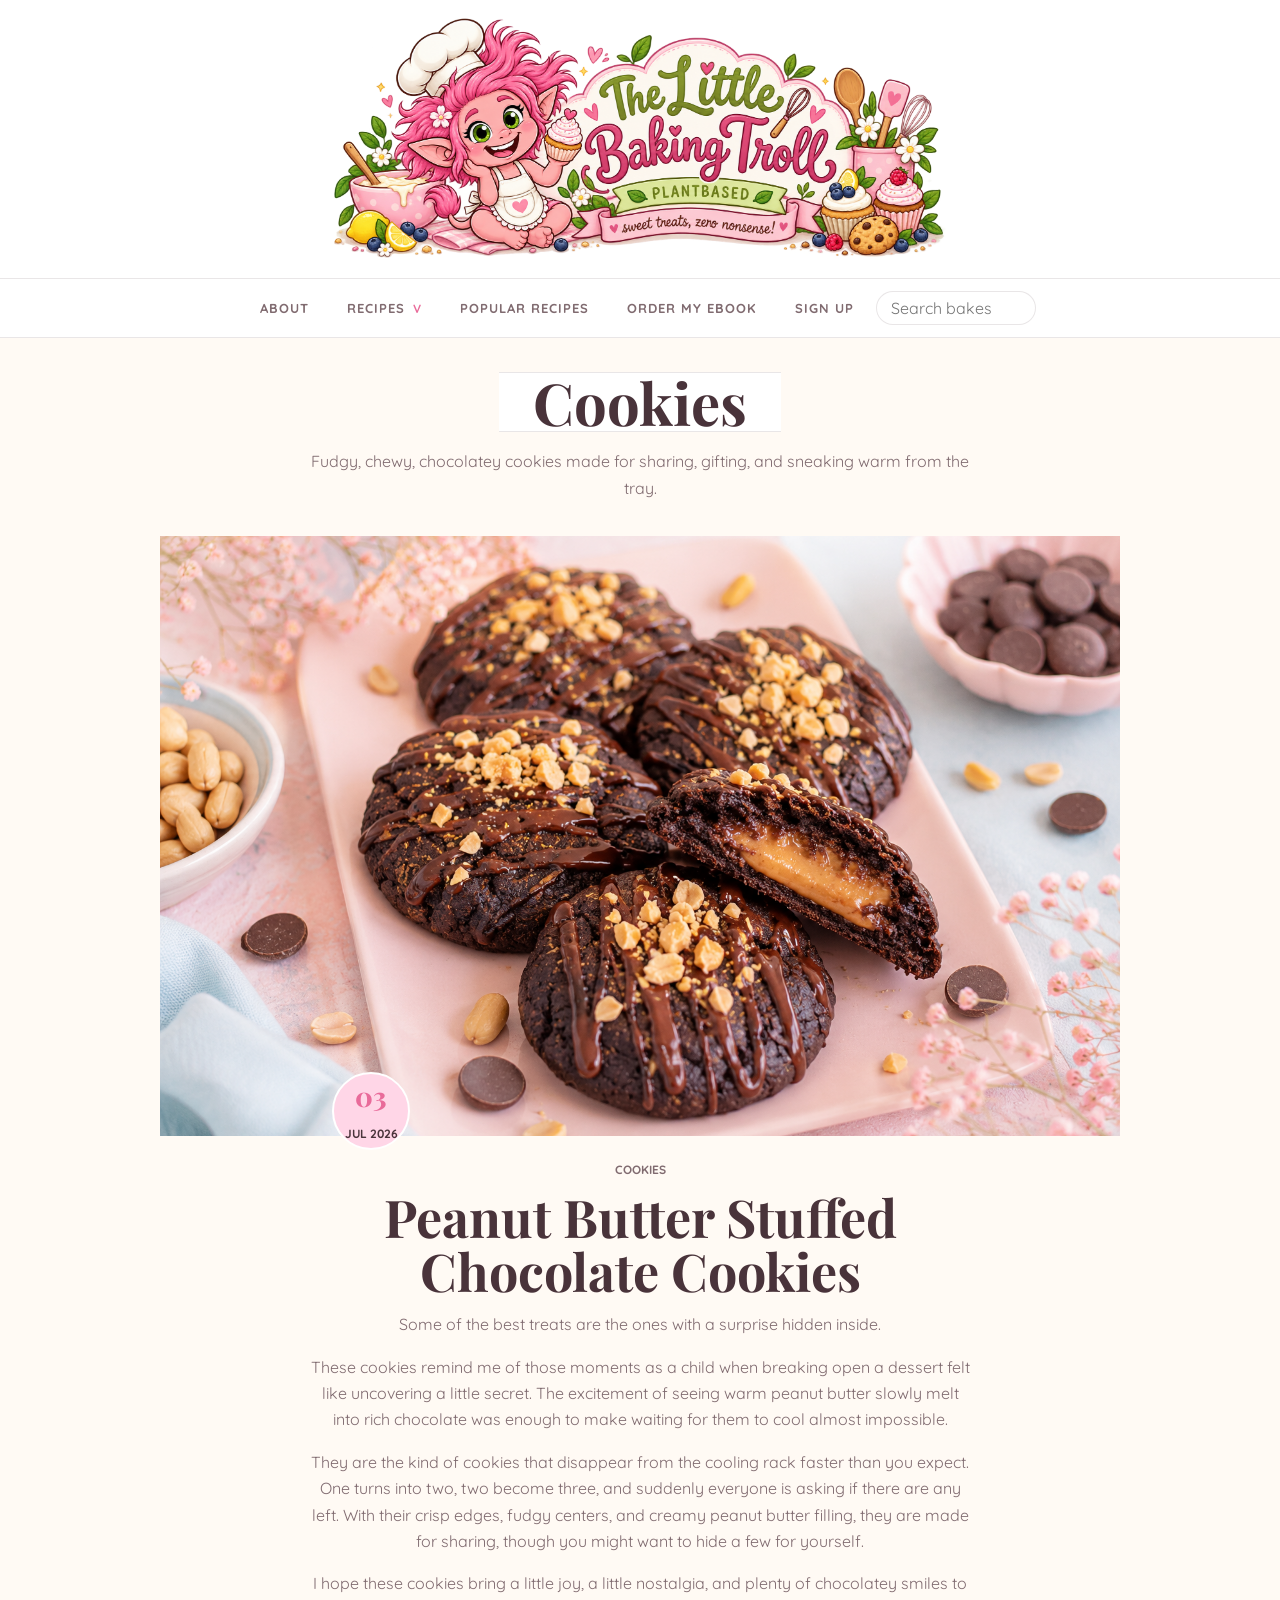
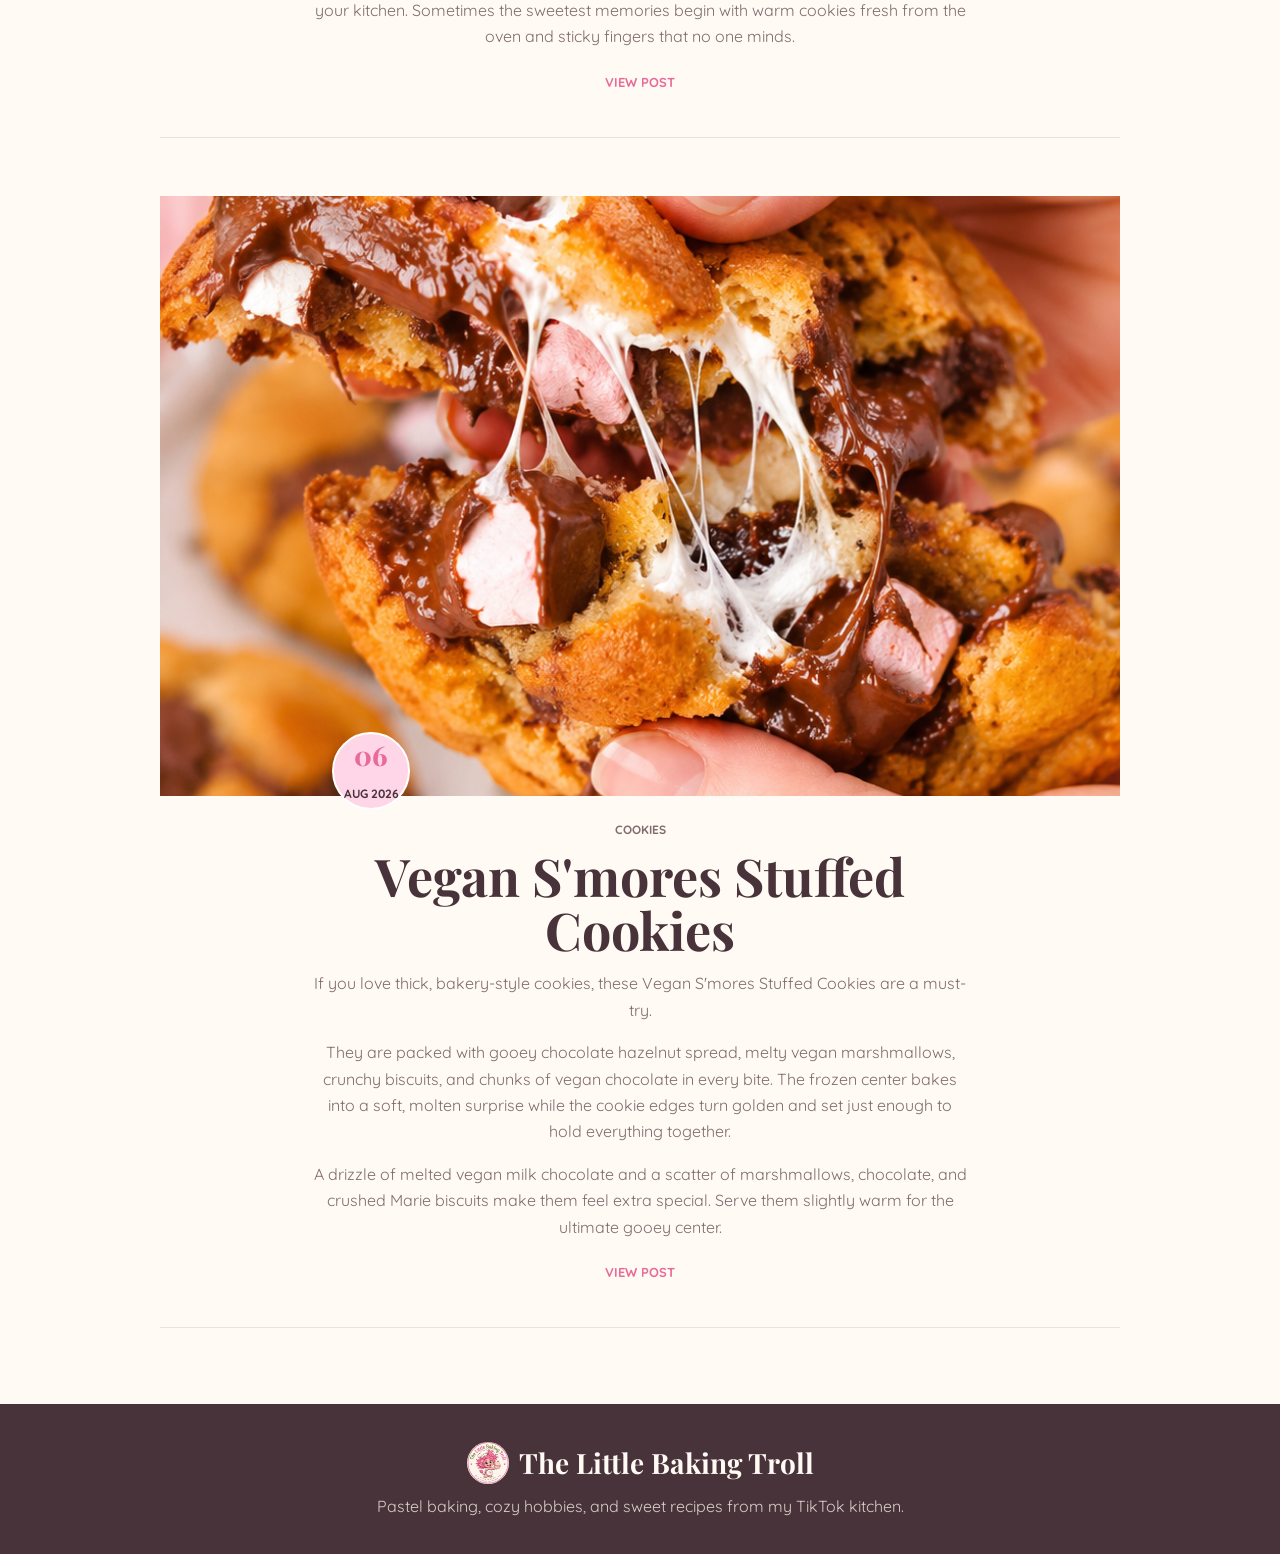
<file: cookies.html>
<!DOCTYPE html>
<html lang="en">
  <head>
    <meta charset="UTF-8" />
    <meta name="viewport" content="width=device-width, initial-scale=1.0" />
    <link rel="preconnect" href="https://fonts.googleapis.com" />
    <link rel="preconnect" href="https://fonts.gstatic.com" crossorigin />
    <link
      href="https://fonts.googleapis.com/css2?family=Playfair+Display:wght@600;700&family=Quicksand:wght@400;500;600;700&family=Sacramento&display=swap"
      rel="stylesheet"
    />
    <link rel="icon" type="image/png" href="logo-mascot.png" />
    <link rel="stylesheet" href="styles.css" />
    <title>Cookies | The Little Baking Troll</title>
  </head>
  <body data-page-type="category" data-category="cookies">
    <header class="site-header">
      <a href="index.html" class="brand" aria-label="The Little Baking Troll home">
        <img src="Header.png" alt="The Little Baking Troll plantbased baking header" class="brand-header-image" />
      </a>
      <nav class="main-nav" aria-label="Main navigation">
        <a href="about.html">About</a>
        <div class="nav-dropdown">
          <button class="nav-dropdown-button" type="button">Recipes</button>
          <div class="nav-dropdown-menu" id="category-menu" aria-label="Recipe categories"></div>
        </div>
        <a href="popular-recipes.html">Popular Recipes</a>
        <a href="order-my-ebook.html">Order my Ebook</a>
        <a href="sign-up.html">Sign up</a>
        <form class="mini-search" id="mini-search">
          <input id="site-search" type="search" placeholder="Search bakes" aria-label="Search recipes" />
        </form>
      </nav>
    </header>
    <main class="landing-page">
      <section class="landing-hero">
        <h1>Cookies</h1>
        <p>Fudgy, chewy, chocolatey cookies made for sharing, gifting, and sneaking warm from the tray.</p>
      </section>
      <div id="landing-recipe-list"></div>
    </main>
    <footer>
      <div class="footer-brand"><img src="logo-mascot.png" alt="" class="footer-favicon" aria-hidden="true" /><span>The Little Baking Troll</span></div>
      <p>Pastel baking, cozy hobbies, and sweet recipes from my TikTok kitchen.</p>
    </footer>
    <script src="recipes.js"></script>
    <script src="landing.js"></script>
  </body>
</html>
</file>
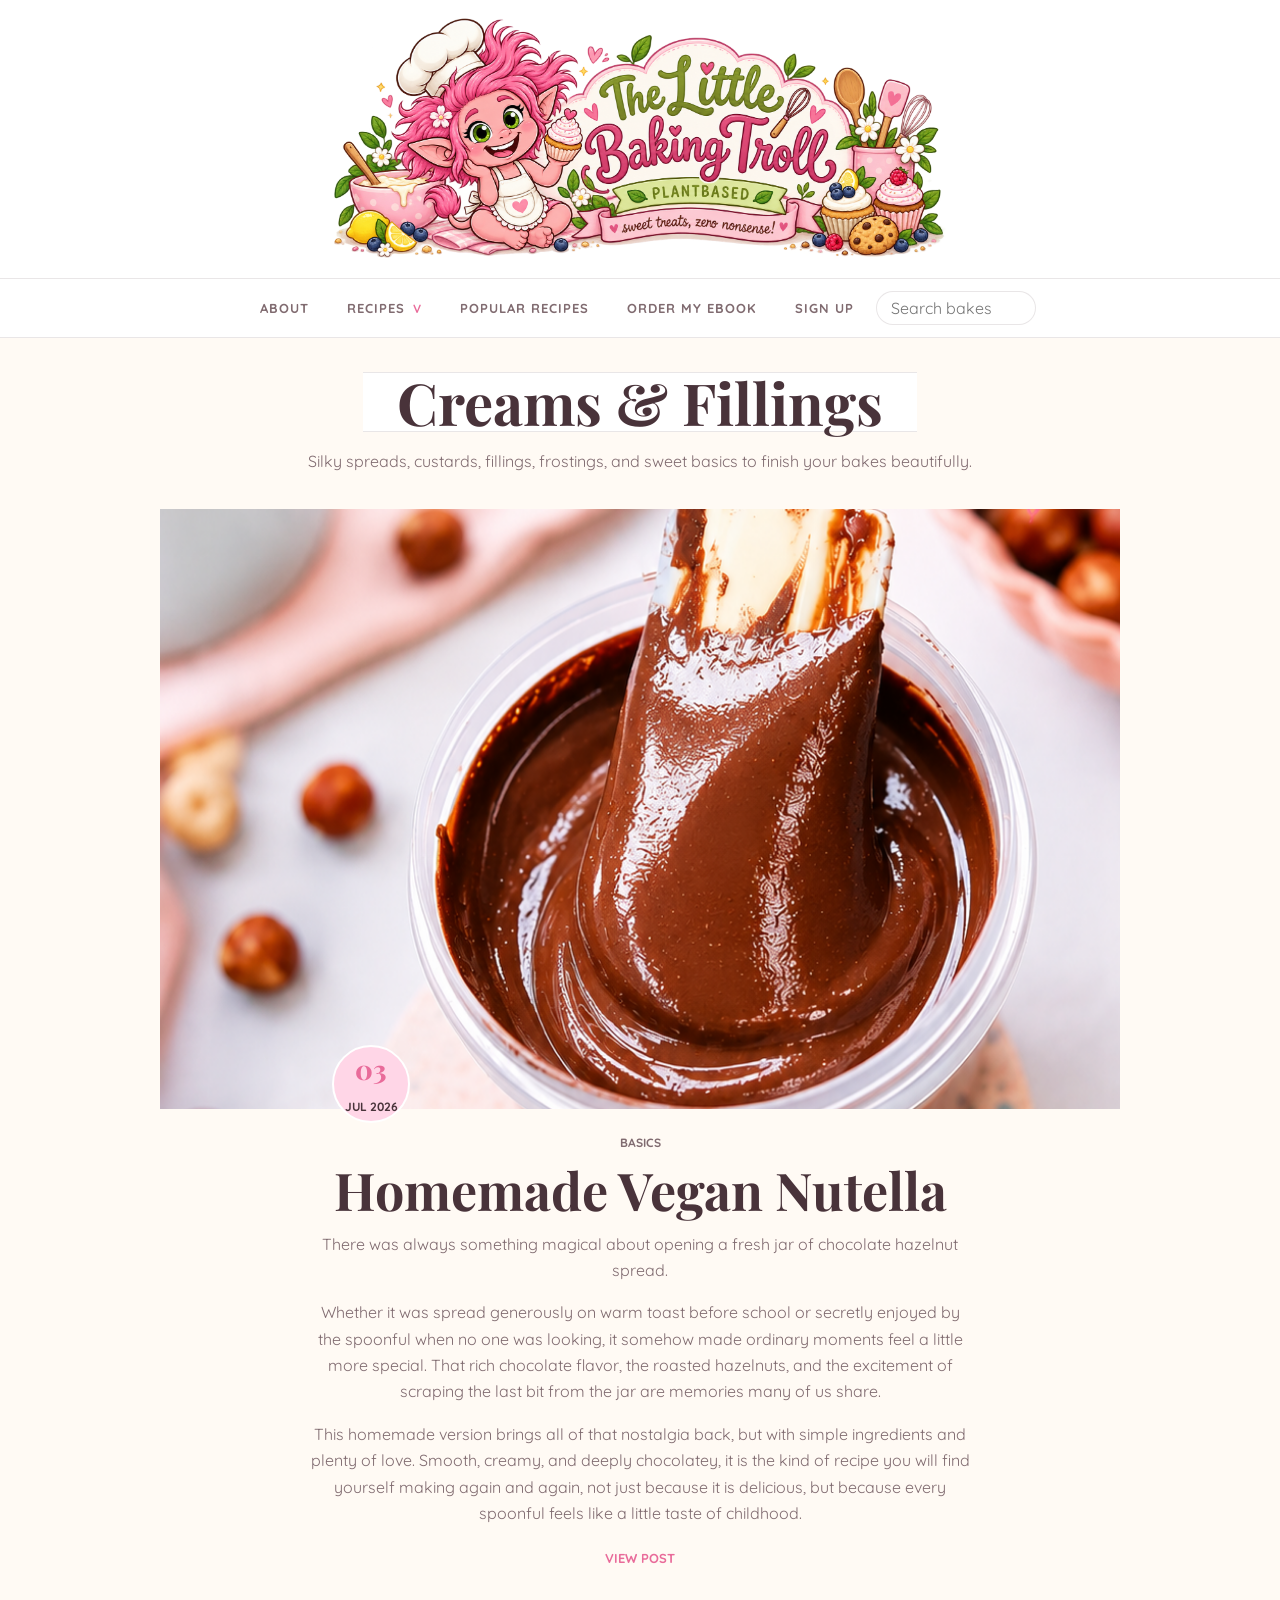
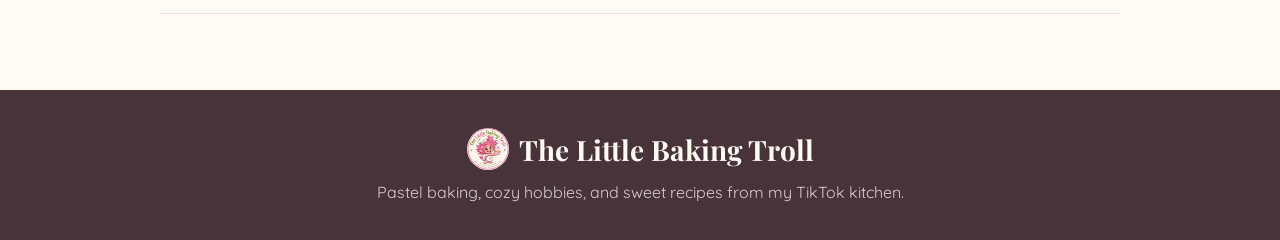
<file: creams.html>
<!DOCTYPE html>
<html lang="en">
  <head>
    <meta charset="UTF-8" />
    <meta name="viewport" content="width=device-width, initial-scale=1.0" />
    <link rel="preconnect" href="https://fonts.googleapis.com" />
    <link rel="preconnect" href="https://fonts.gstatic.com" crossorigin />
    <link
      href="https://fonts.googleapis.com/css2?family=Playfair+Display:wght@600;700&family=Quicksand:wght@400;500;600;700&family=Sacramento&display=swap"
      rel="stylesheet"
    />
    <link rel="icon" type="image/png" href="logo-mascot.png" />
    <link rel="stylesheet" href="styles.css" />
    <title>Creams &amp; Fillings | The Little Baking Troll</title>
  </head>
  <body data-page-type="category" data-category="creams">
    <header class="site-header">
      <a href="index.html" class="brand" aria-label="The Little Baking Troll home">
        <img src="Header.png" alt="The Little Baking Troll plantbased baking header" class="brand-header-image" />
      </a>
      <nav class="main-nav" aria-label="Main navigation">
        <a href="about.html">About</a>
        <div class="nav-dropdown">
          <button class="nav-dropdown-button" type="button">Recipes</button>
          <div class="nav-dropdown-menu" id="category-menu" aria-label="Recipe categories"></div>
        </div>
        <a href="popular-recipes.html">Popular Recipes</a>
        <a href="order-my-ebook.html">Order my Ebook</a>
        <a href="sign-up.html">Sign up</a>
        <form class="mini-search" id="mini-search">
          <input id="site-search" type="search" placeholder="Search bakes" aria-label="Search recipes" />
        </form>
      </nav>
    </header>
    <main class="landing-page">
      <section class="landing-hero">
        <h1>Creams &amp; Fillings</h1>
        <p>Silky spreads, custards, fillings, frostings, and sweet basics to finish your bakes beautifully.</p>
      </section>
      <div id="landing-recipe-list"></div>
    </main>
    <footer>
      <div class="footer-brand"><img src="logo-mascot.png" alt="" class="footer-favicon" aria-hidden="true" /><span>The Little Baking Troll</span></div>
      <p>Pastel baking, cozy hobbies, and sweet recipes from my TikTok kitchen.</p>
    </footer>
    <script src="recipes.js"></script>
    <script src="landing.js"></script>
  </body>
</html>
</file>
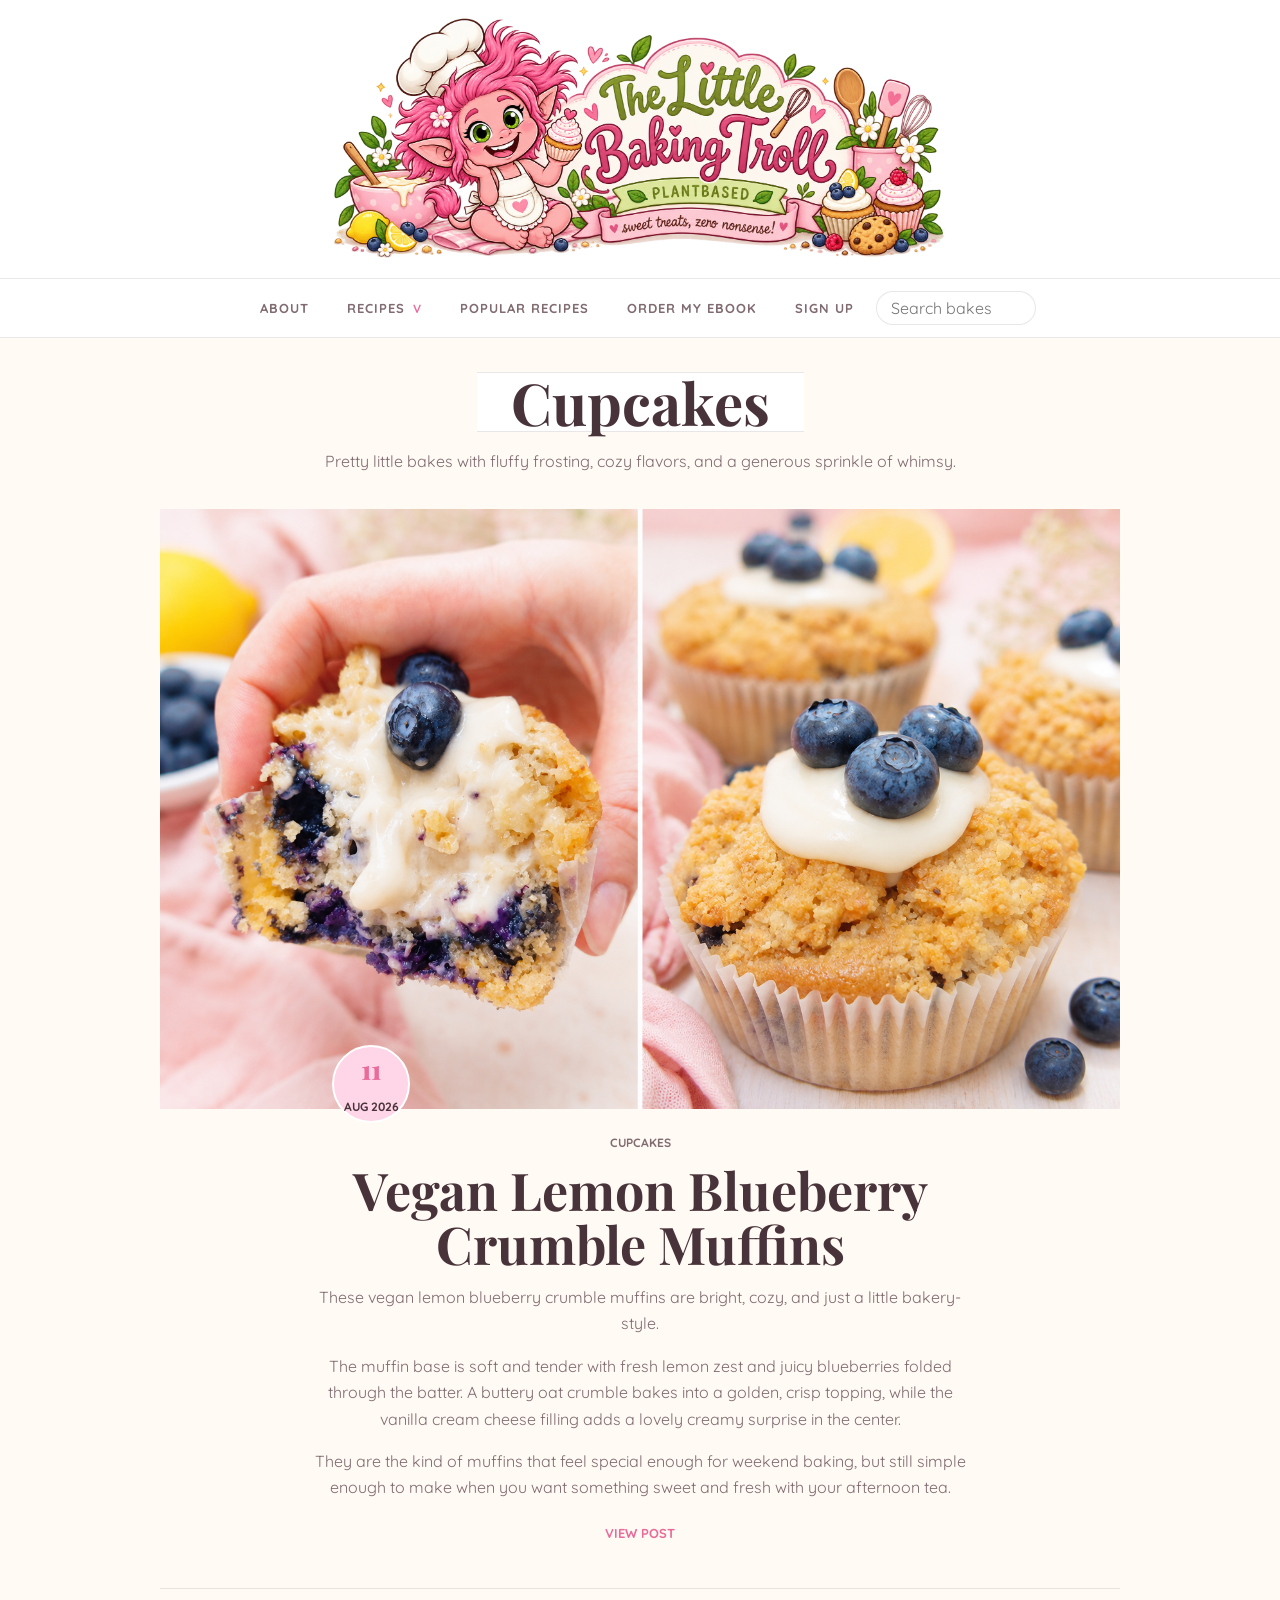
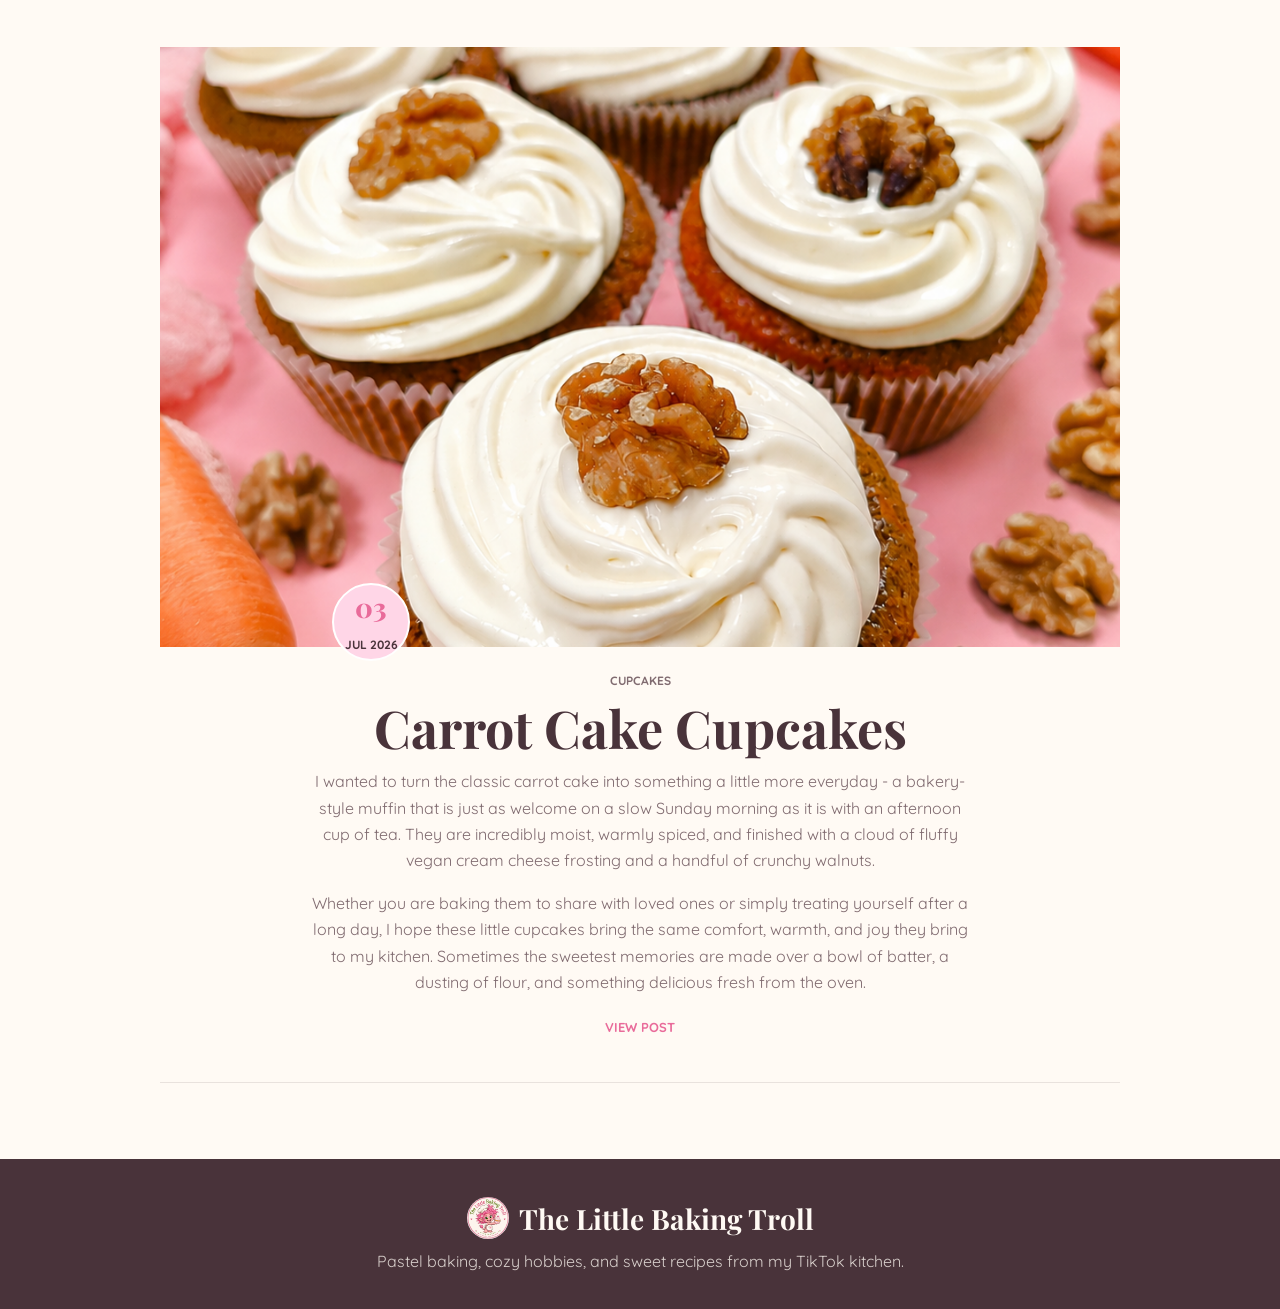
<file: cupcakes.html>
<!DOCTYPE html>
<html lang="en">
  <head>
    <meta charset="UTF-8" />
    <meta name="viewport" content="width=device-width, initial-scale=1.0" />
    <link rel="preconnect" href="https://fonts.googleapis.com" />
    <link rel="preconnect" href="https://fonts.gstatic.com" crossorigin />
    <link
      href="https://fonts.googleapis.com/css2?family=Playfair+Display:wght@600;700&family=Quicksand:wght@400;500;600;700&family=Sacramento&display=swap"
      rel="stylesheet"
    />
    <link rel="icon" type="image/png" href="logo-mascot.png" />
    <link rel="stylesheet" href="styles.css" />
    <title>Cupcakes | The Little Baking Troll</title>
  </head>
  <body data-page-type="category" data-category="cupcakes">
    <header class="site-header">
      <a href="index.html" class="brand" aria-label="The Little Baking Troll home">
        <img src="Header.png" alt="The Little Baking Troll plantbased baking header" class="brand-header-image" />
      </a>
      <nav class="main-nav" aria-label="Main navigation">
        <a href="about.html">About</a>
        <div class="nav-dropdown">
          <button class="nav-dropdown-button" type="button">Recipes</button>
          <div class="nav-dropdown-menu" id="category-menu" aria-label="Recipe categories"></div>
        </div>
        <a href="popular-recipes.html">Popular Recipes</a>
        <a href="order-my-ebook.html">Order my Ebook</a>
        <a href="sign-up.html">Sign up</a>
        <form class="mini-search" id="mini-search">
          <input id="site-search" type="search" placeholder="Search bakes" aria-label="Search recipes" />
        </form>
      </nav>
    </header>
    <main class="landing-page">
      <section class="landing-hero">
        <h1>Cupcakes</h1>
        <p>Pretty little bakes with fluffy frosting, cozy flavors, and a generous sprinkle of whimsy.</p>
      </section>
      <div id="landing-recipe-list"></div>
    </main>
    <footer>
      <div class="footer-brand"><img src="logo-mascot.png" alt="" class="footer-favicon" aria-hidden="true" /><span>The Little Baking Troll</span></div>
      <p>Pastel baking, cozy hobbies, and sweet recipes from my TikTok kitchen.</p>
    </footer>
    <script src="recipes.js"></script>
    <script src="landing.js"></script>
  </body>
</html>
</file>
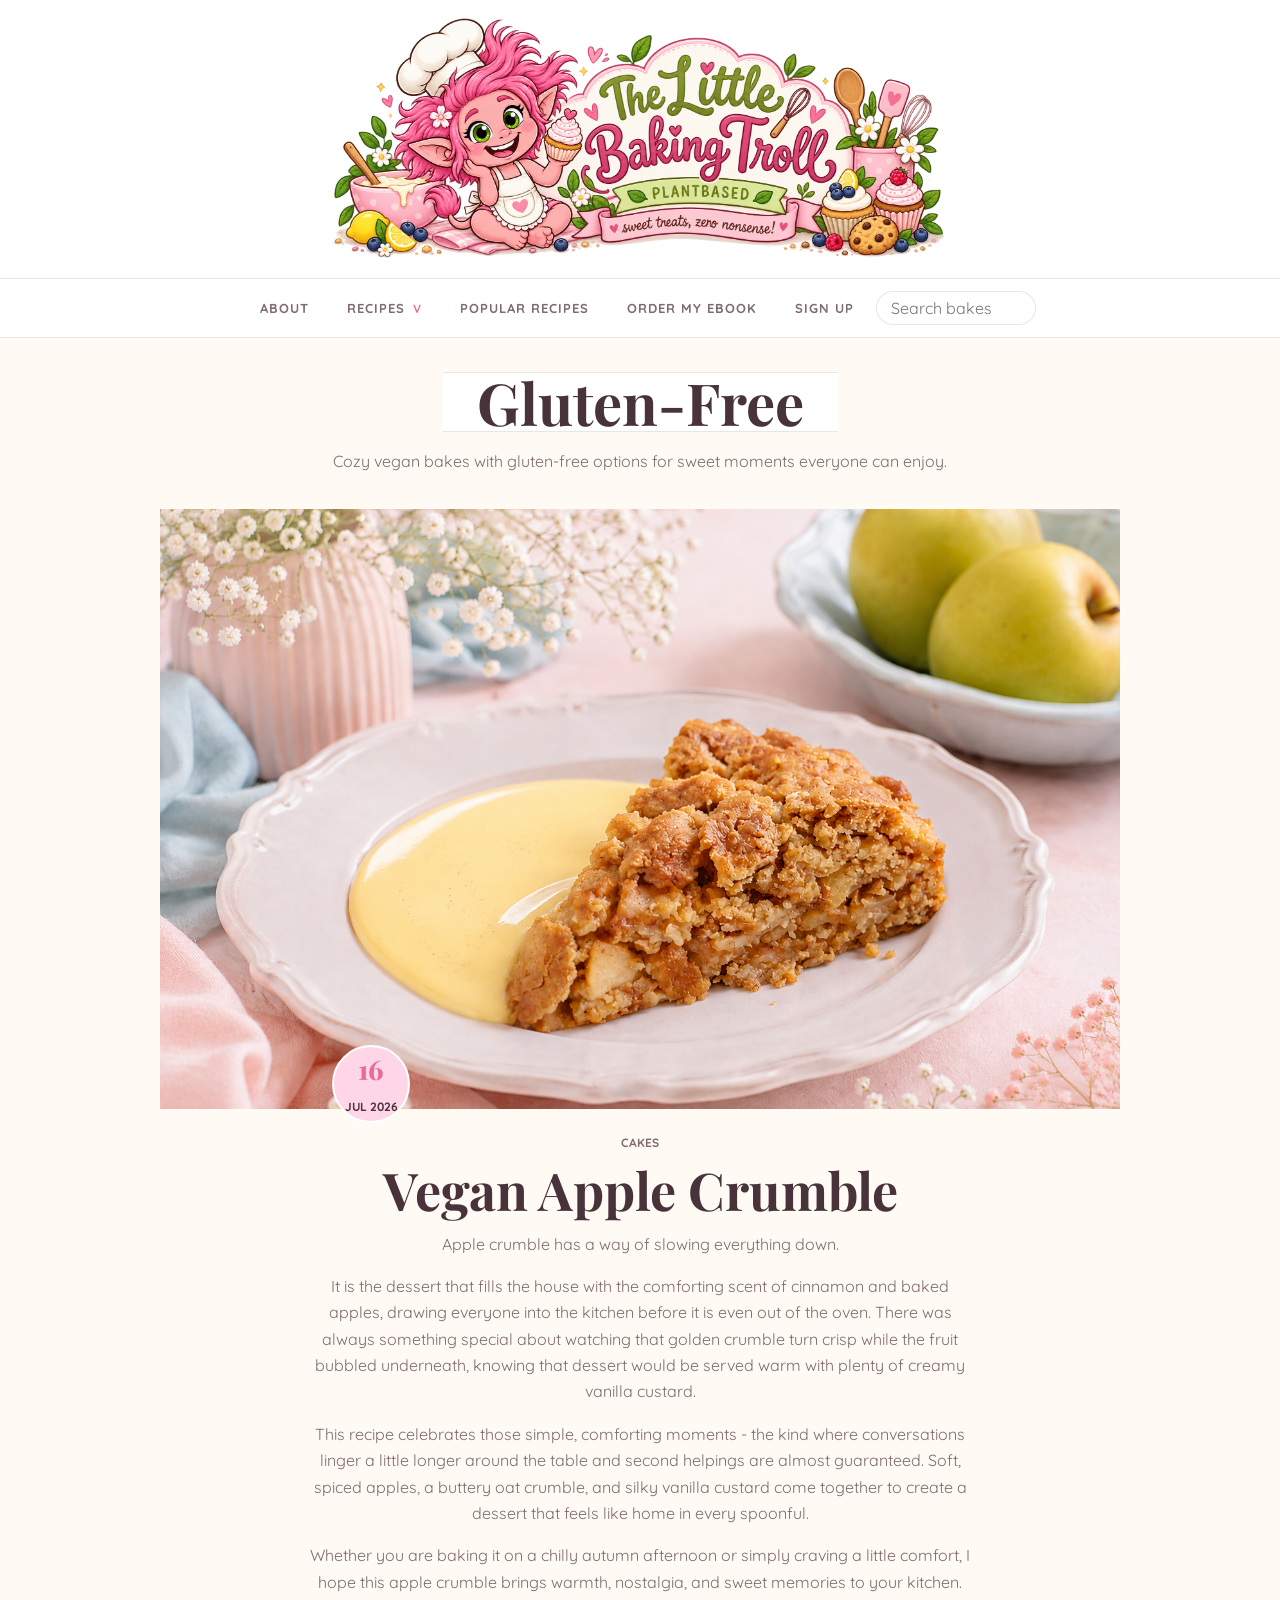
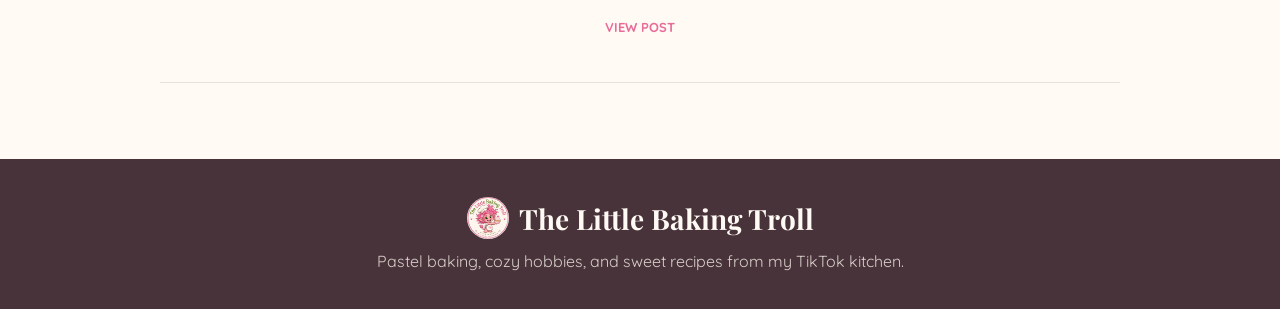
<file: glutenfree.html>
<!DOCTYPE html>
<html lang="en">
  <head>
    <meta charset="UTF-8" />
    <meta name="viewport" content="width=device-width, initial-scale=1.0" />
    <link rel="preconnect" href="https://fonts.googleapis.com" />
    <link rel="preconnect" href="https://fonts.gstatic.com" crossorigin />
    <link
      href="https://fonts.googleapis.com/css2?family=Playfair+Display:wght@600;700&family=Quicksand:wght@400;500;600;700&family=Sacramento&display=swap"
      rel="stylesheet"
    />
    <link rel="icon" type="image/png" href="logo-mascot.png" />
    <link rel="stylesheet" href="styles.css" />
    <title>Gluten-Free | The Little Baking Troll</title>
  </head>
  <body data-page-type="category" data-category="glutenfree">
    <header class="site-header">
      <a href="index.html" class="brand" aria-label="The Little Baking Troll home">
        <img src="Header.png" alt="The Little Baking Troll plantbased baking header" class="brand-header-image" />
      </a>
      <nav class="main-nav" aria-label="Main navigation">
        <a href="about.html">About</a>
        <div class="nav-dropdown">
          <button class="nav-dropdown-button" type="button">Recipes</button>
          <div class="nav-dropdown-menu" id="category-menu" aria-label="Recipe categories"></div>
        </div>
        <a href="popular-recipes.html">Popular Recipes</a>
        <a href="order-my-ebook.html">Order my Ebook</a>
        <a href="sign-up.html">Sign up</a>
        <form class="mini-search" id="mini-search">
          <input id="site-search" type="search" placeholder="Search bakes" aria-label="Search recipes" />
        </form>
      </nav>
    </header>
    <main class="landing-page">
      <section class="landing-hero">
        <h1>Gluten-Free</h1>
        <p>Cozy vegan bakes with gluten-free options for sweet moments everyone can enjoy.</p>
      </section>
      <div id="landing-recipe-list"></div>
    </main>
    <footer>
      <div class="footer-brand"><img src="logo-mascot.png" alt="" class="footer-favicon" aria-hidden="true" /><span>The Little Baking Troll</span></div>
      <p>Pastel baking, cozy hobbies, and sweet recipes from my TikTok kitchen.</p>
    </footer>
    <script src="recipes.js"></script>
    <script src="landing.js"></script>
  </body>
</html>
</file>
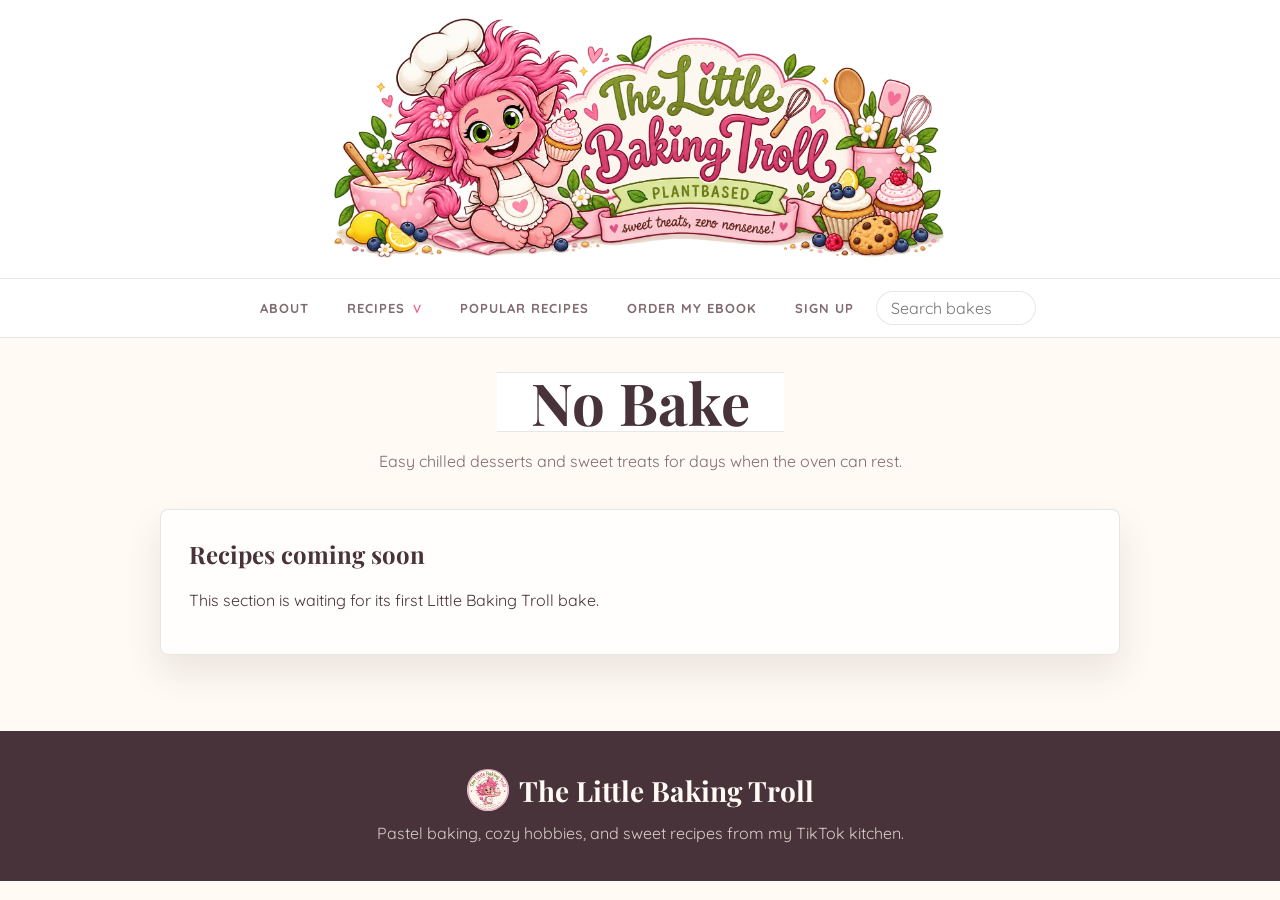
<file: no-bake.html>
<!DOCTYPE html>
<html lang="en">
  <head>
    <meta charset="UTF-8" />
    <meta name="viewport" content="width=device-width, initial-scale=1.0" />
    <link rel="preconnect" href="https://fonts.googleapis.com" />
    <link rel="preconnect" href="https://fonts.gstatic.com" crossorigin />
    <link
      href="https://fonts.googleapis.com/css2?family=Playfair+Display:wght@600;700&family=Quicksand:wght@400;500;600;700&family=Sacramento&display=swap"
      rel="stylesheet"
    />
    <link rel="icon" type="image/png" href="logo-mascot.png" />
    <link rel="stylesheet" href="styles.css" />
    <title>No Bake | The Little Baking Troll</title>
  </head>
  <body data-page-type="category" data-category="no-bake">
    <header class="site-header">
      <a href="index.html" class="brand" aria-label="The Little Baking Troll home">
        <img src="Header.png" alt="The Little Baking Troll plantbased baking header" class="brand-header-image" />
      </a>
      <nav class="main-nav" aria-label="Main navigation">
        <a href="about.html">About</a>
        <div class="nav-dropdown">
          <button class="nav-dropdown-button" type="button">Recipes</button>
          <div class="nav-dropdown-menu" id="category-menu" aria-label="Recipe categories"></div>
        </div>
        <a href="popular-recipes.html">Popular Recipes</a>
        <a href="order-my-ebook.html">Order my Ebook</a>
        <a href="sign-up.html">Sign up</a>
        <form class="mini-search" id="mini-search">
          <input id="site-search" type="search" placeholder="Search bakes" aria-label="Search recipes" />
        </form>
      </nav>
    </header>
    <main class="landing-page">
      <section class="landing-hero">
        <h1>No Bake</h1>
        <p>Easy chilled desserts and sweet treats for days when the oven can rest.</p>
      </section>
      <div id="landing-recipe-list"></div>
    </main>
    <footer>
      <div class="footer-brand"><img src="logo-mascot.png" alt="" class="footer-favicon" aria-hidden="true" /><span>The Little Baking Troll</span></div>
      <p>Pastel baking, cozy hobbies, and sweet recipes from my TikTok kitchen.</p>
    </footer>
    <script src="recipes.js"></script>
    <script src="landing.js"></script>
  </body>
</html>
</file>
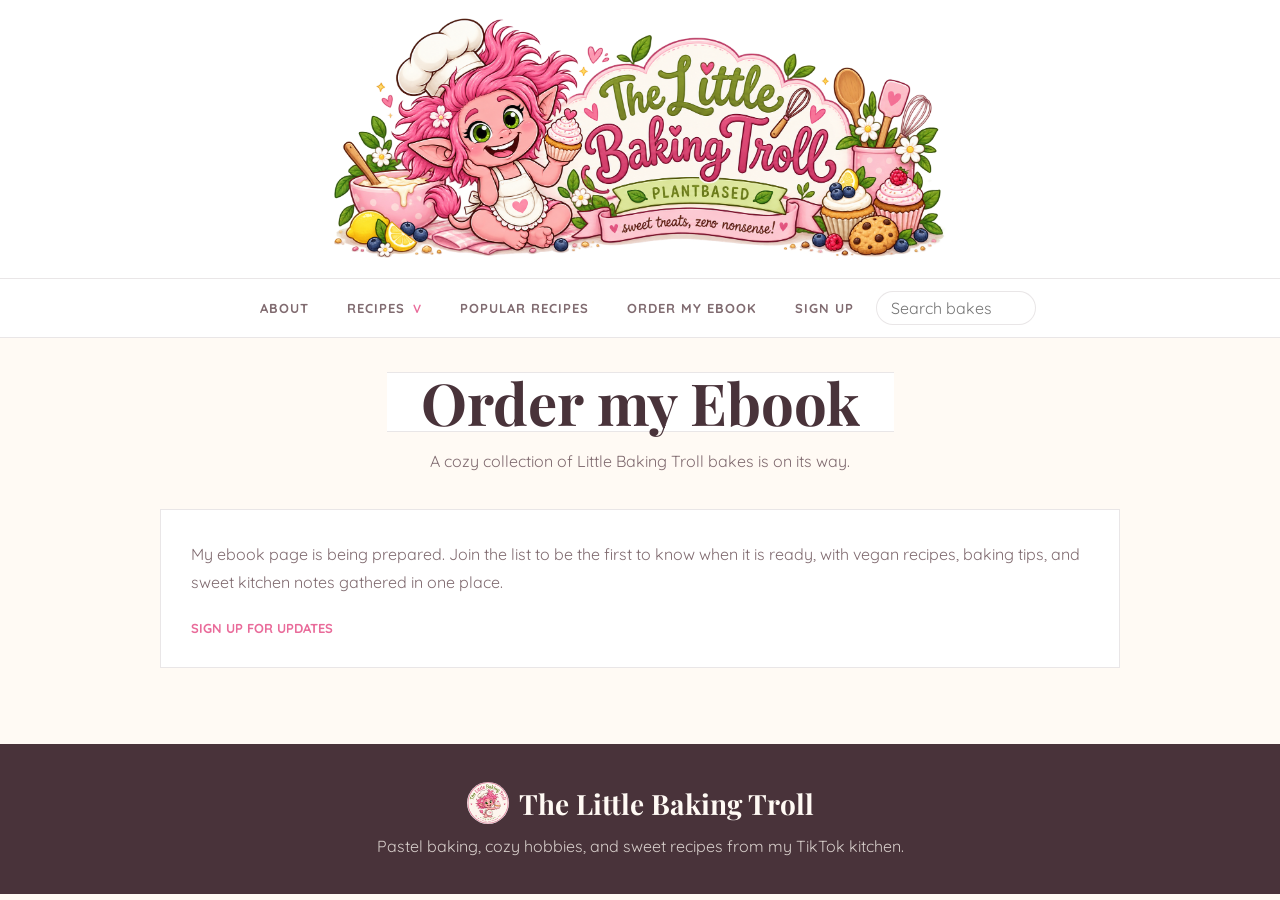
<file: order-my-ebook.html>
<!DOCTYPE html>
<html lang="en">
  <head>
    <meta charset="UTF-8" />
    <meta name="viewport" content="width=device-width, initial-scale=1.0" />
    <link rel="preconnect" href="https://fonts.googleapis.com" />
    <link rel="preconnect" href="https://fonts.gstatic.com" crossorigin />
    <link
      href="https://fonts.googleapis.com/css2?family=Playfair+Display:wght@600;700&family=Quicksand:wght@400;500;600;700&family=Sacramento&display=swap"
      rel="stylesheet"
    />
    <link rel="icon" type="image/png" href="logo-mascot.png" />
    <link rel="stylesheet" href="styles.css" />
    <title>Order my Ebook | The Little Baking Troll</title>
  </head>
  <body>
    <header class="site-header">
      <a href="index.html" class="brand" aria-label="The Little Baking Troll home">
        <img src="Header.png" alt="The Little Baking Troll plantbased baking header" class="brand-header-image" />
      </a>
      <nav class="main-nav" aria-label="Main navigation">
        <a href="about.html">About</a>
        <div class="nav-dropdown">
          <button class="nav-dropdown-button" type="button">Recipes</button>
          <div class="nav-dropdown-menu" id="category-menu" aria-label="Recipe categories"></div>
        </div>
        <a href="popular-recipes.html">Popular Recipes</a>
        <a href="order-my-ebook.html">Order my Ebook</a>
        <a href="sign-up.html">Sign up</a>
        <form class="mini-search" id="mini-search">
          <input id="site-search" type="search" placeholder="Search bakes" aria-label="Search recipes" />
        </form>
      </nav>
    </header>
    <main class="landing-page">
      <section class="landing-hero">
        <h1>Order my Ebook</h1>
        <p>A cozy collection of Little Baking Troll bakes is on its way.</p>
      </section>
      <section class="landing-panel">
        <p>My ebook page is being prepared. Join the list to be the first to know when it is ready, with vegan recipes, baking tips, and sweet kitchen notes gathered in one place.</p>
        <a class="read-more" href="sign-up.html">Sign up for updates</a>
      </section>
    </main>
    <footer>
      <div class="footer-brand"><img src="logo-mascot.png" alt="" class="footer-favicon" aria-hidden="true" /><span>The Little Baking Troll</span></div>
      <p>Pastel baking, cozy hobbies, and sweet recipes from my TikTok kitchen.</p>
    </footer>
    <script src="recipes.js"></script>
    <script src="landing.js"></script>
  </body>
</html>
</file>
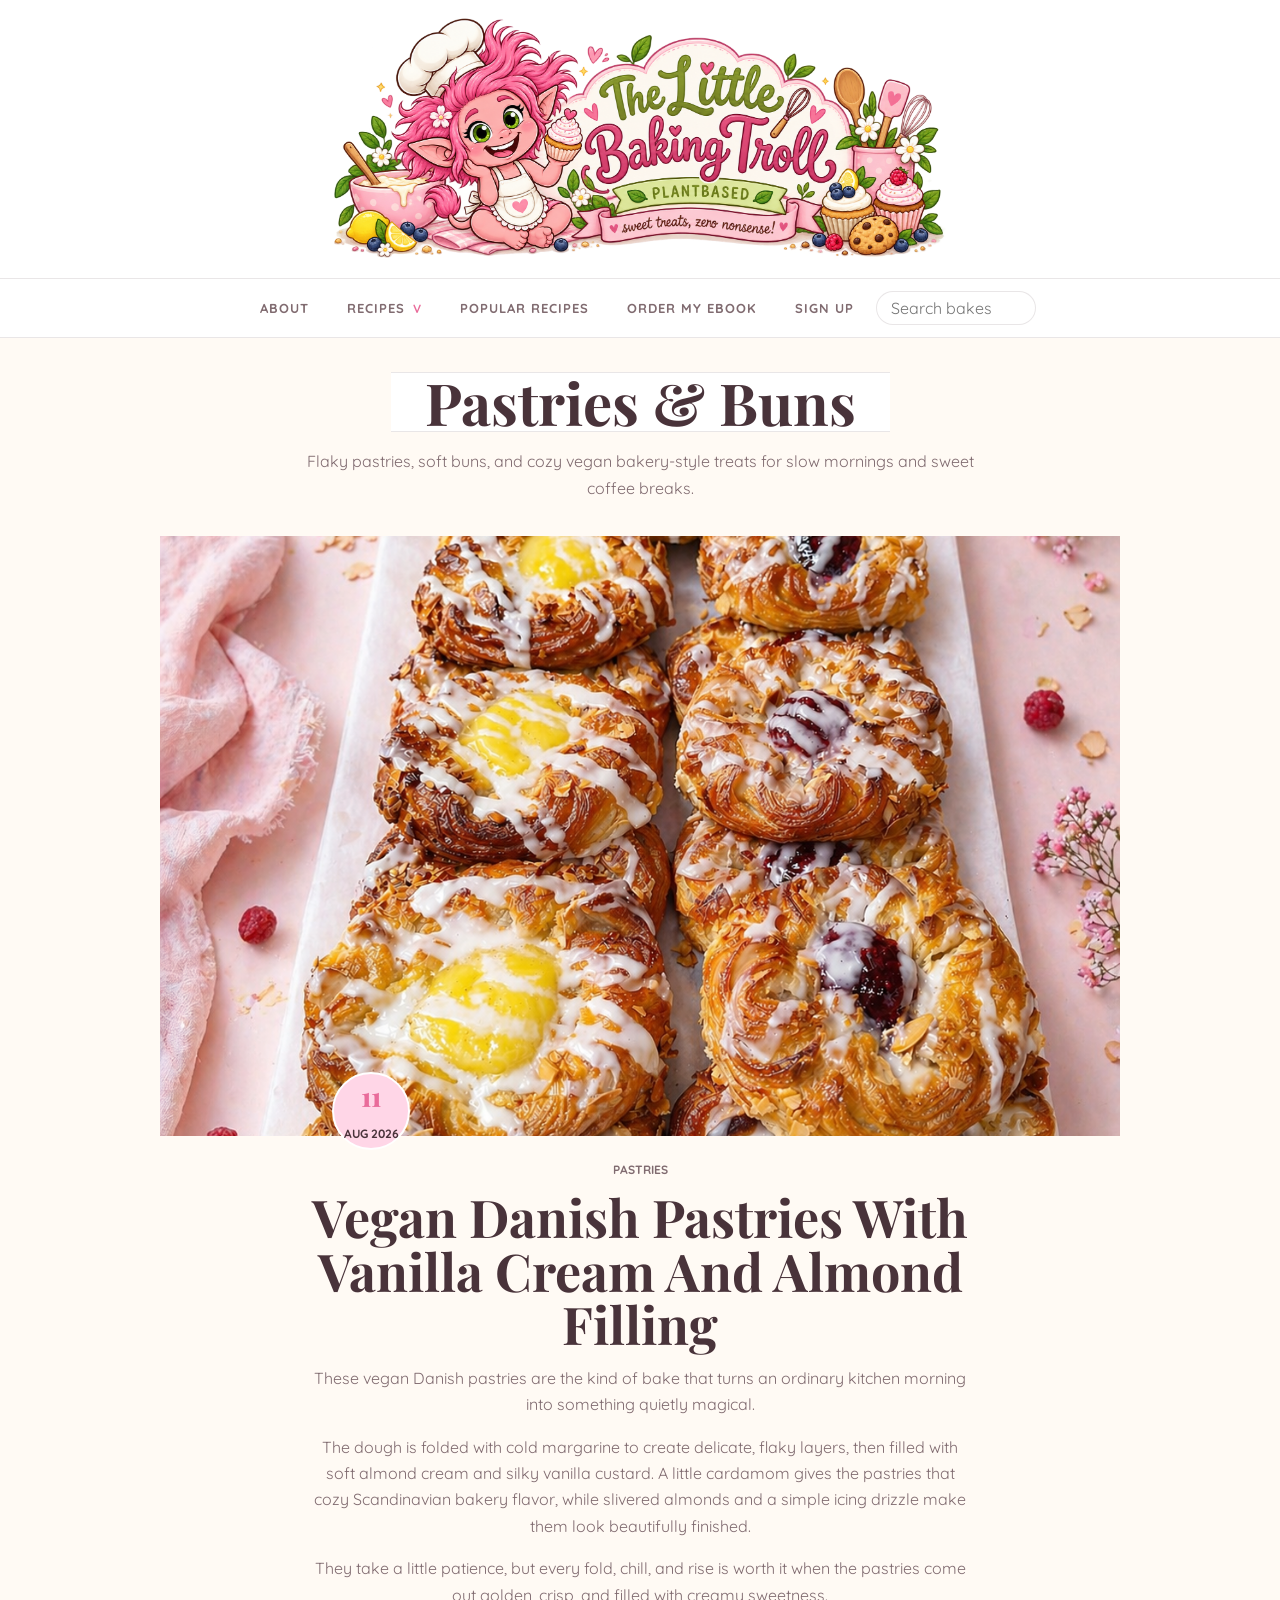
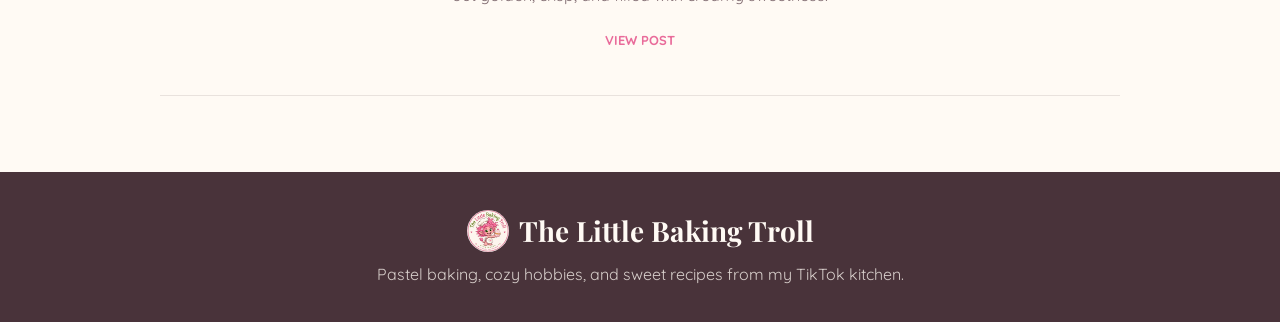
<file: pastries-buns.html>
<!DOCTYPE html>
<html lang="en">
  <head>
    <meta charset="UTF-8" />
    <meta name="viewport" content="width=device-width, initial-scale=1.0" />
    <link rel="preconnect" href="https://fonts.googleapis.com" />
    <link rel="preconnect" href="https://fonts.gstatic.com" crossorigin />
    <link
      href="https://fonts.googleapis.com/css2?family=Playfair+Display:wght@600;700&family=Quicksand:wght@400;500;600;700&family=Sacramento&display=swap"
      rel="stylesheet"
    />
    <link rel="icon" type="image/png" href="logo-mascot.png" />
    <link rel="stylesheet" href="styles.css" />
    <title>Pastries &amp; Buns | The Little Baking Troll</title>
  </head>
  <body data-page-type="category" data-category="pastries-buns">
    <header class="site-header">
      <a href="index.html" class="brand" aria-label="The Little Baking Troll home">
        <img src="Header.png" alt="The Little Baking Troll plantbased baking header" class="brand-header-image" />
      </a>
      <nav class="main-nav" aria-label="Main navigation">
        <a href="about.html">About</a>
        <div class="nav-dropdown">
          <button class="nav-dropdown-button" type="button">Recipes</button>
          <div class="nav-dropdown-menu" id="category-menu" aria-label="Recipe categories"></div>
        </div>
        <a href="popular-recipes.html">Popular Recipes</a>
        <a href="order-my-ebook.html">Order my Ebook</a>
        <a href="sign-up.html">Sign up</a>
        <form class="mini-search" id="mini-search">
          <input id="site-search" type="search" placeholder="Search bakes" aria-label="Search recipes" />
        </form>
      </nav>
    </header>
    <main class="landing-page">
      <section class="landing-hero">
        <h1>Pastries &amp; Buns</h1>
        <p>Flaky pastries, soft buns, and cozy vegan bakery-style treats for slow mornings and sweet coffee breaks.</p>
      </section>
      <div id="landing-recipe-list"></div>
    </main>
    <footer>
      <div class="footer-brand"><img src="logo-mascot.png" alt="" class="footer-favicon" aria-hidden="true" /><span>The Little Baking Troll</span></div>
      <p>Pastel baking, cozy hobbies, and sweet recipes from my TikTok kitchen.</p>
    </footer>
    <script src="recipes.js"></script>
    <script src="landing.js"></script>
  </body>
</html>
</file>
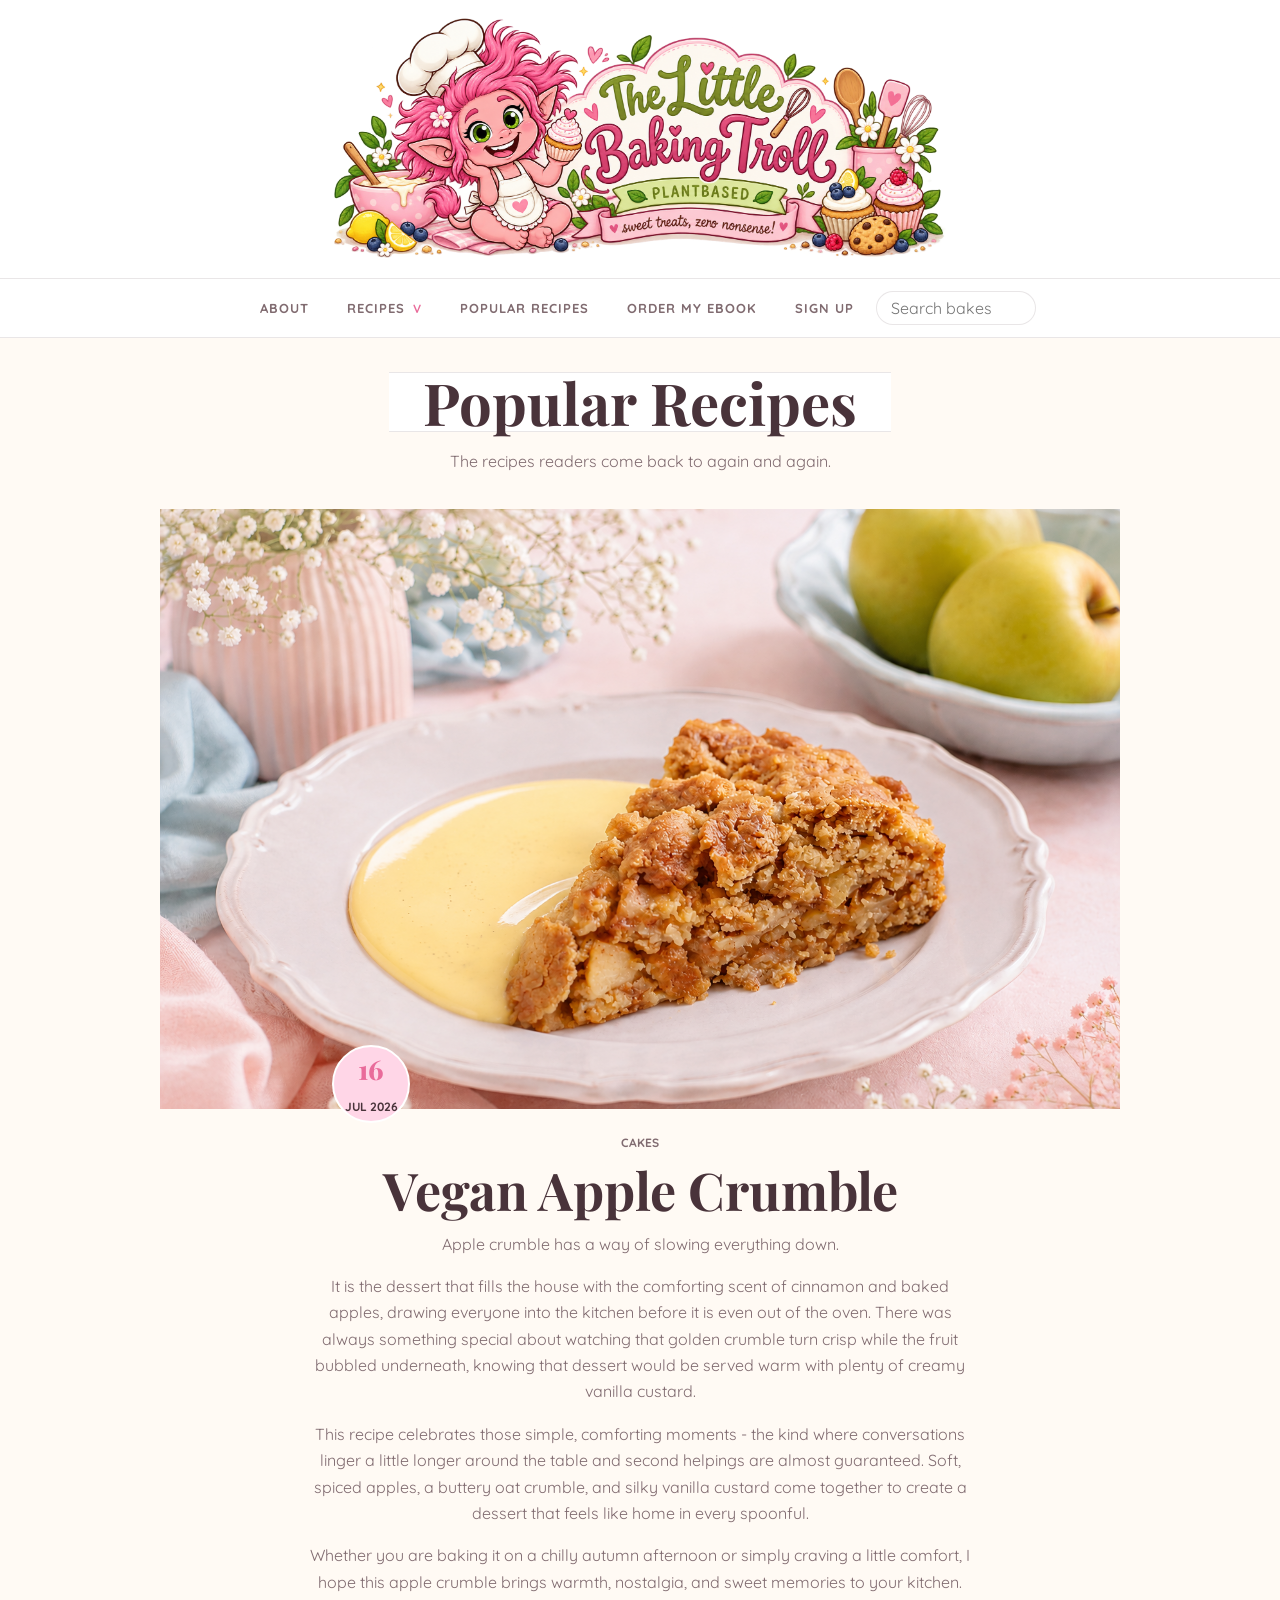
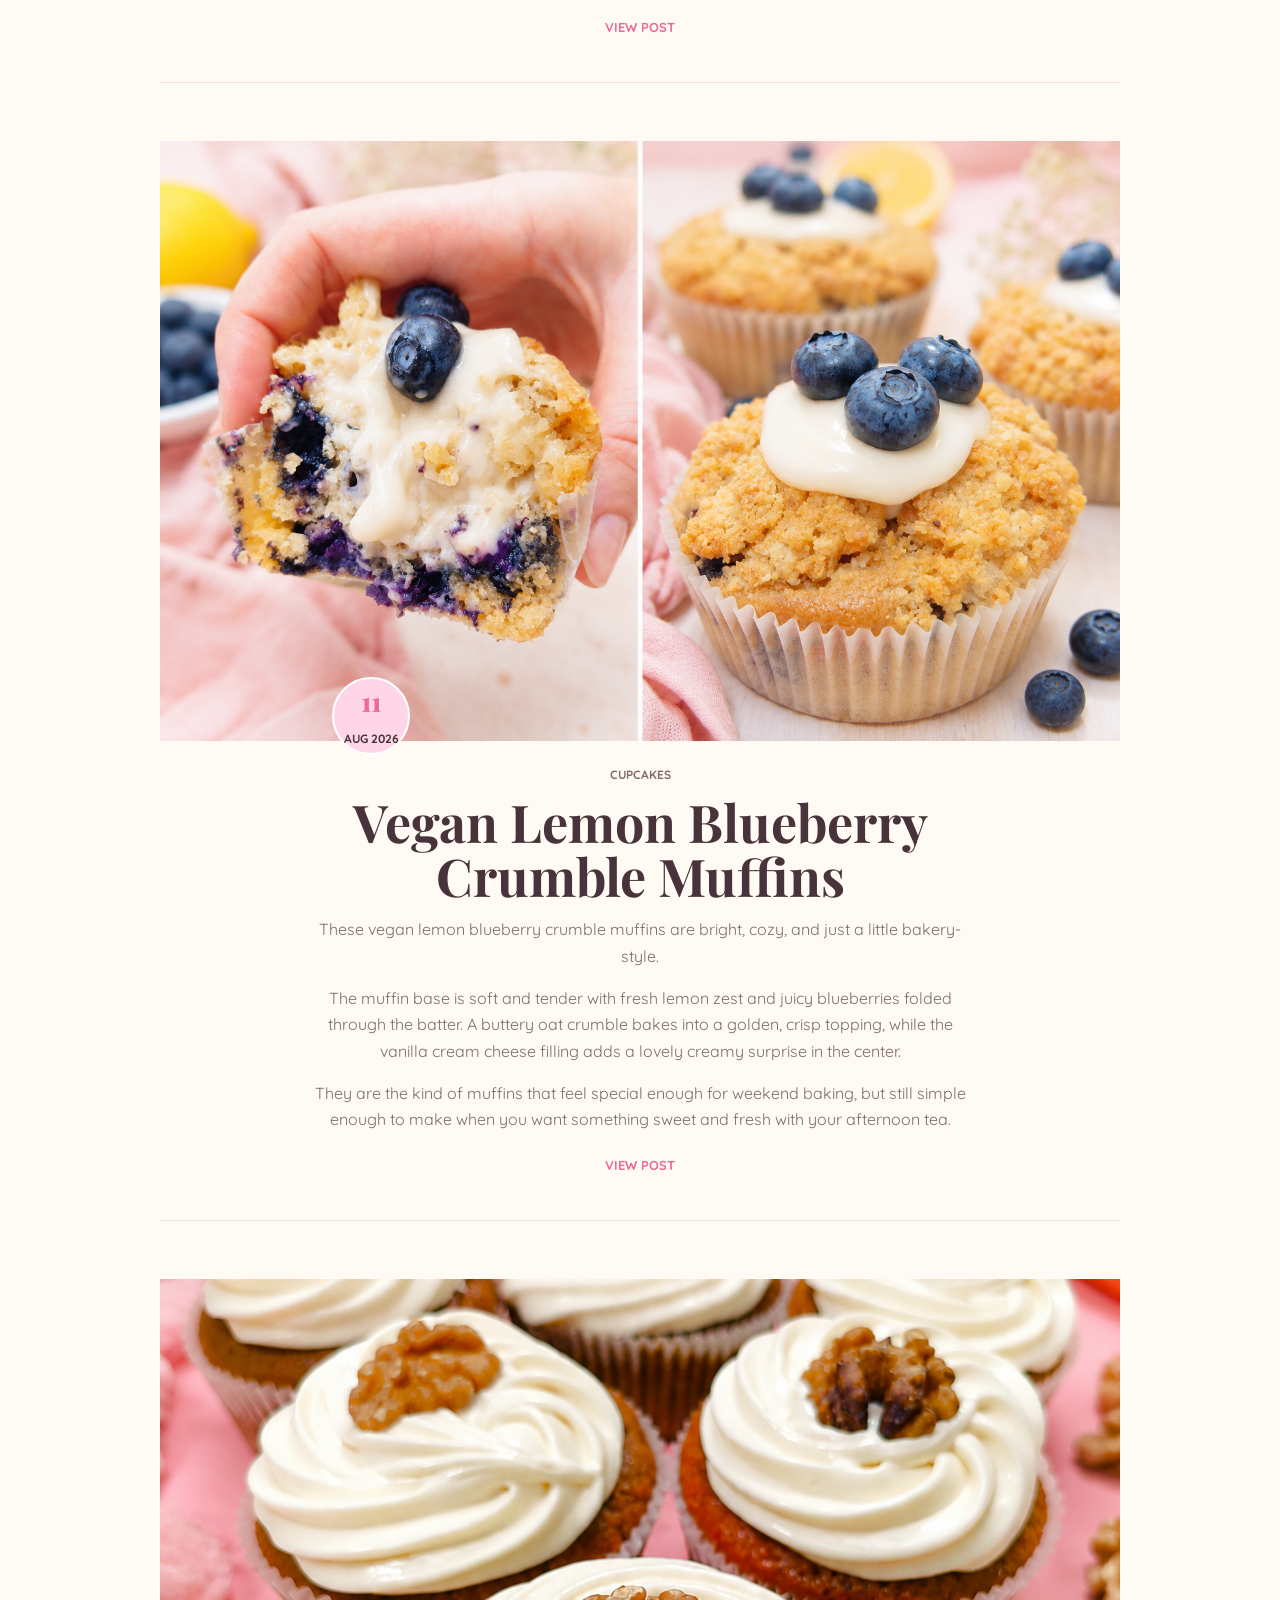
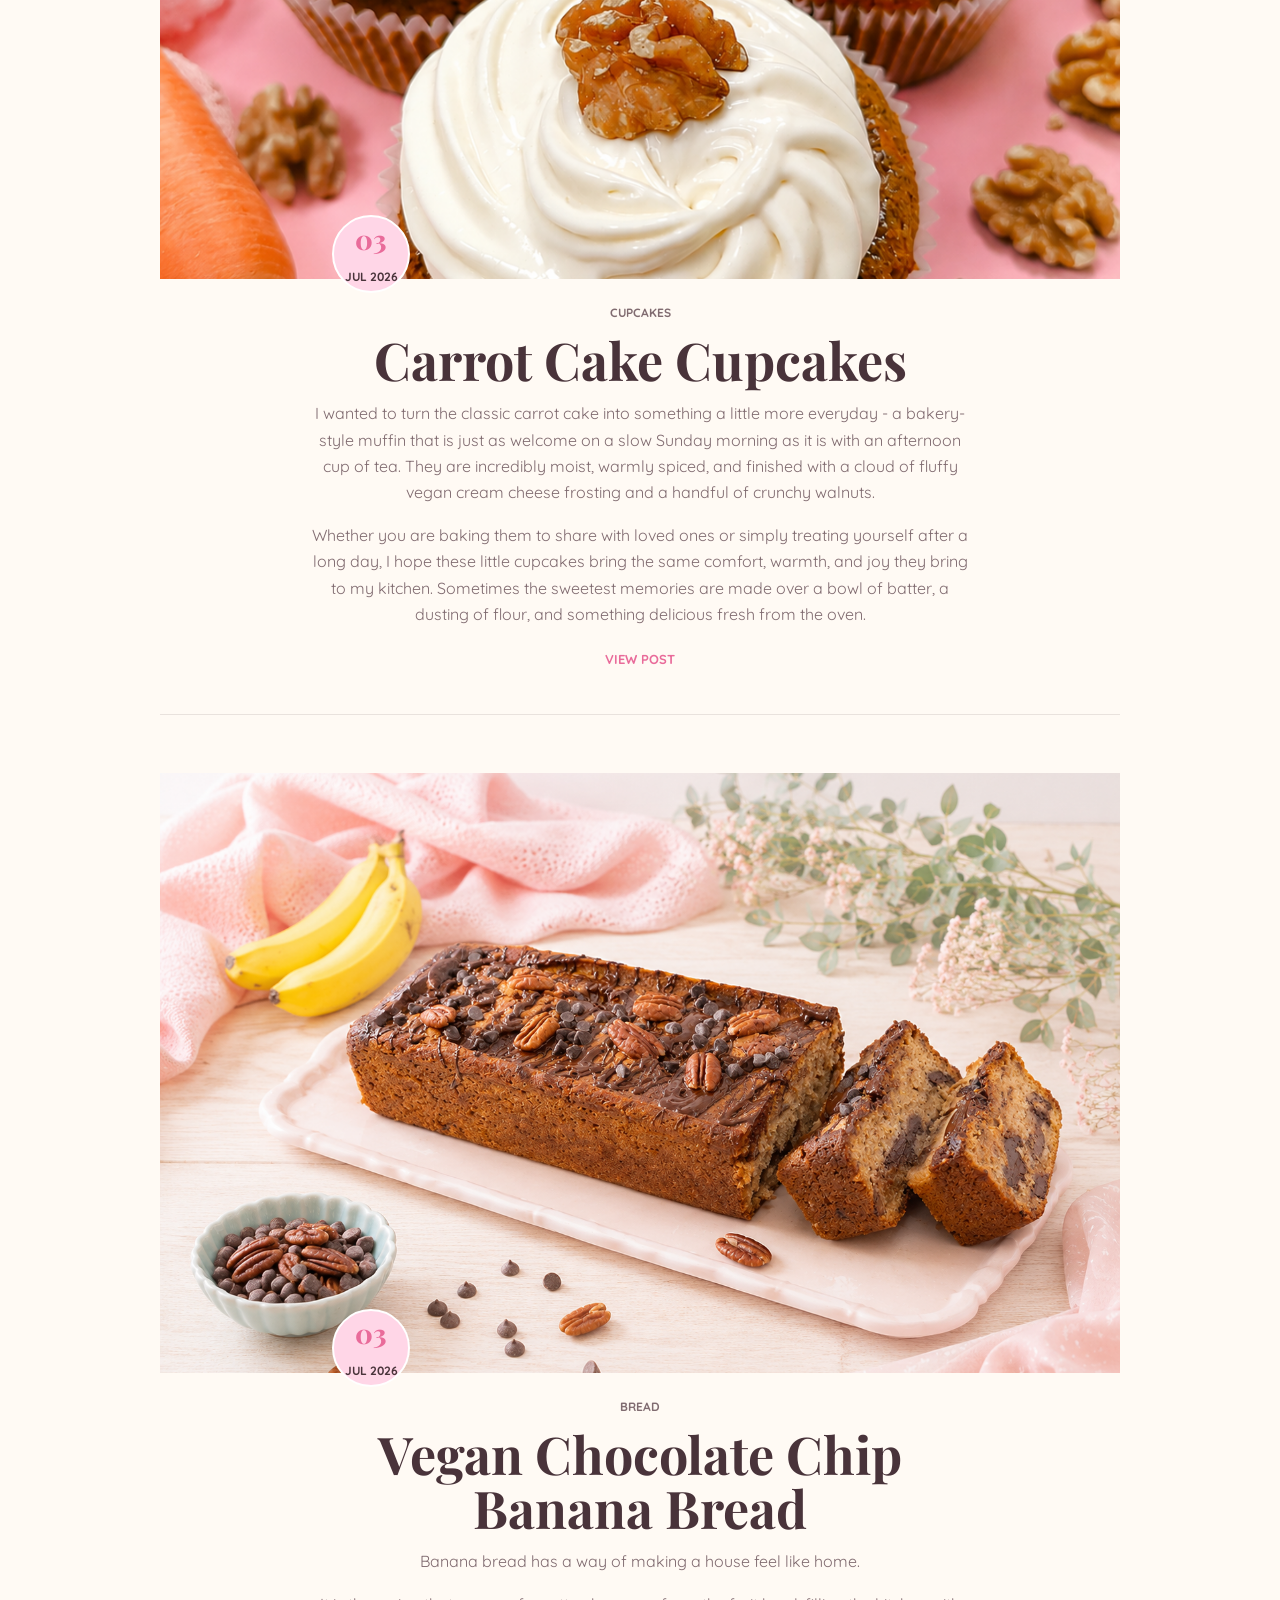
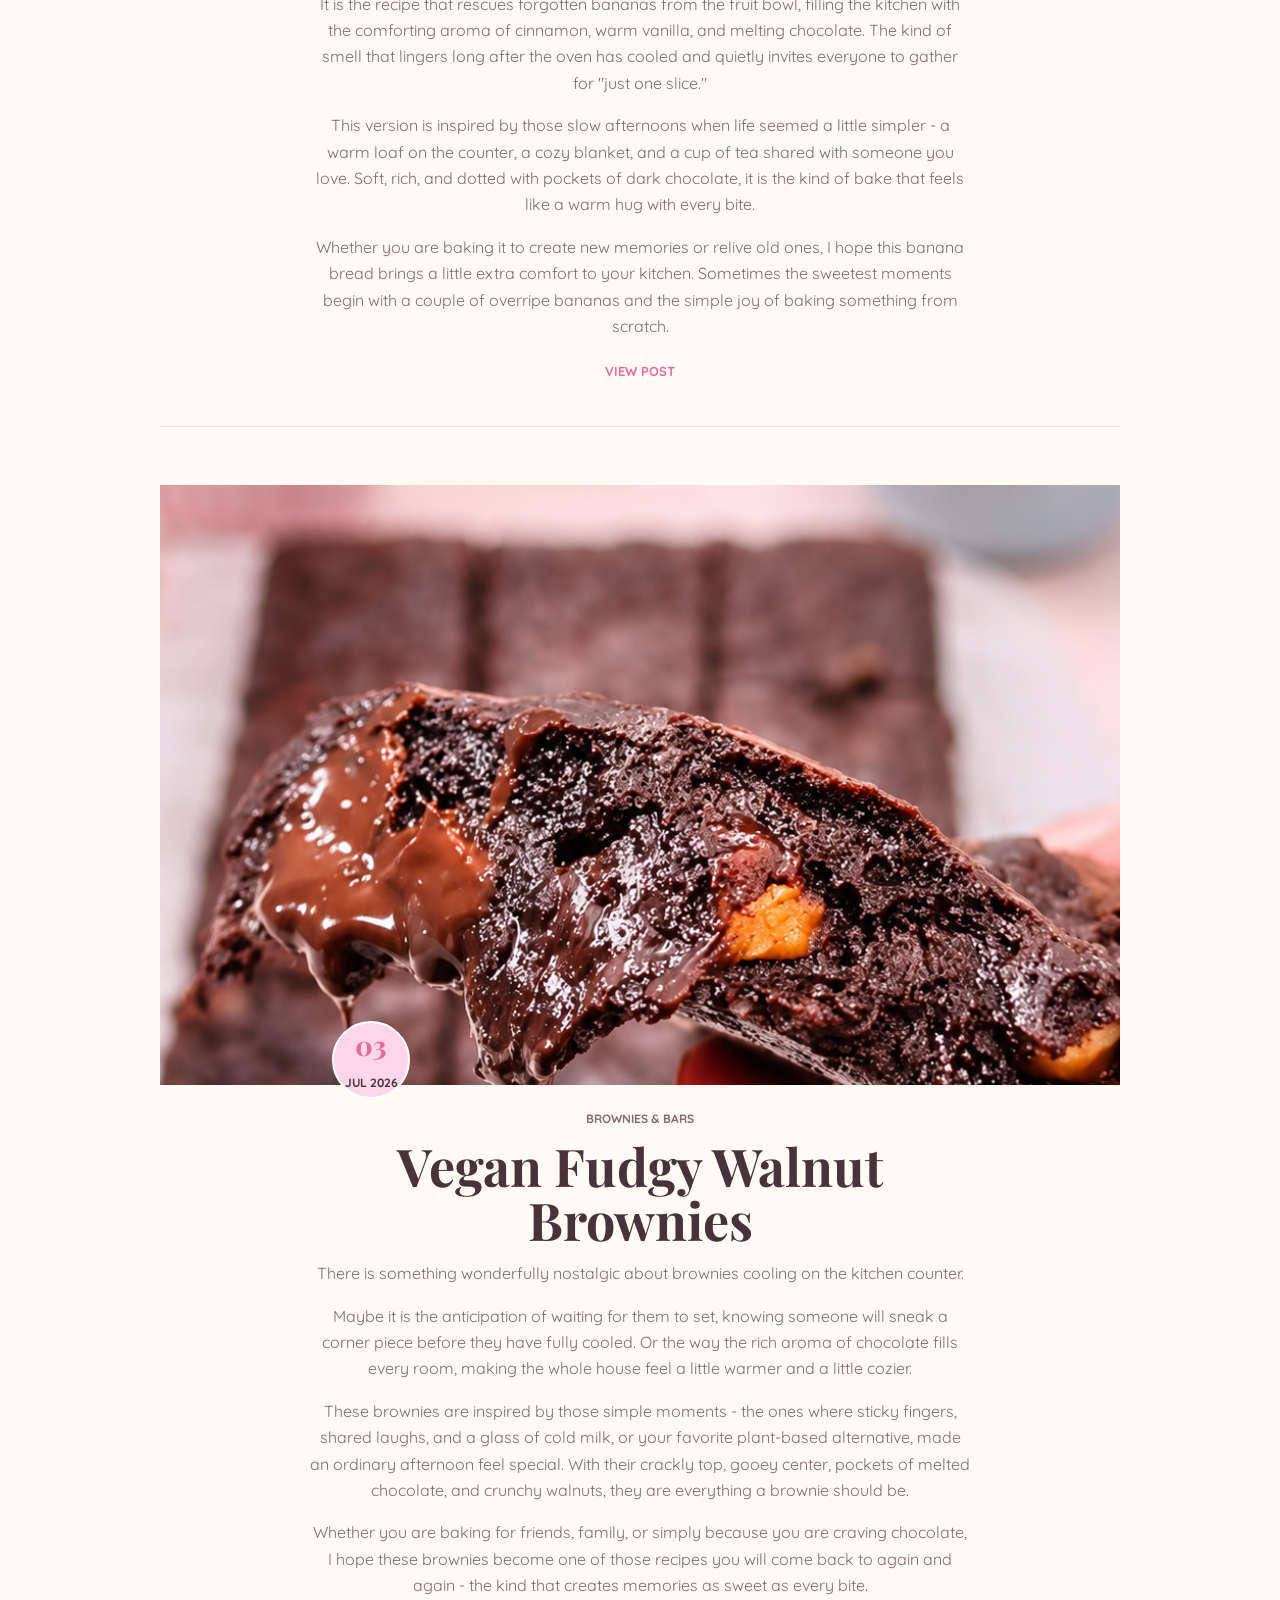
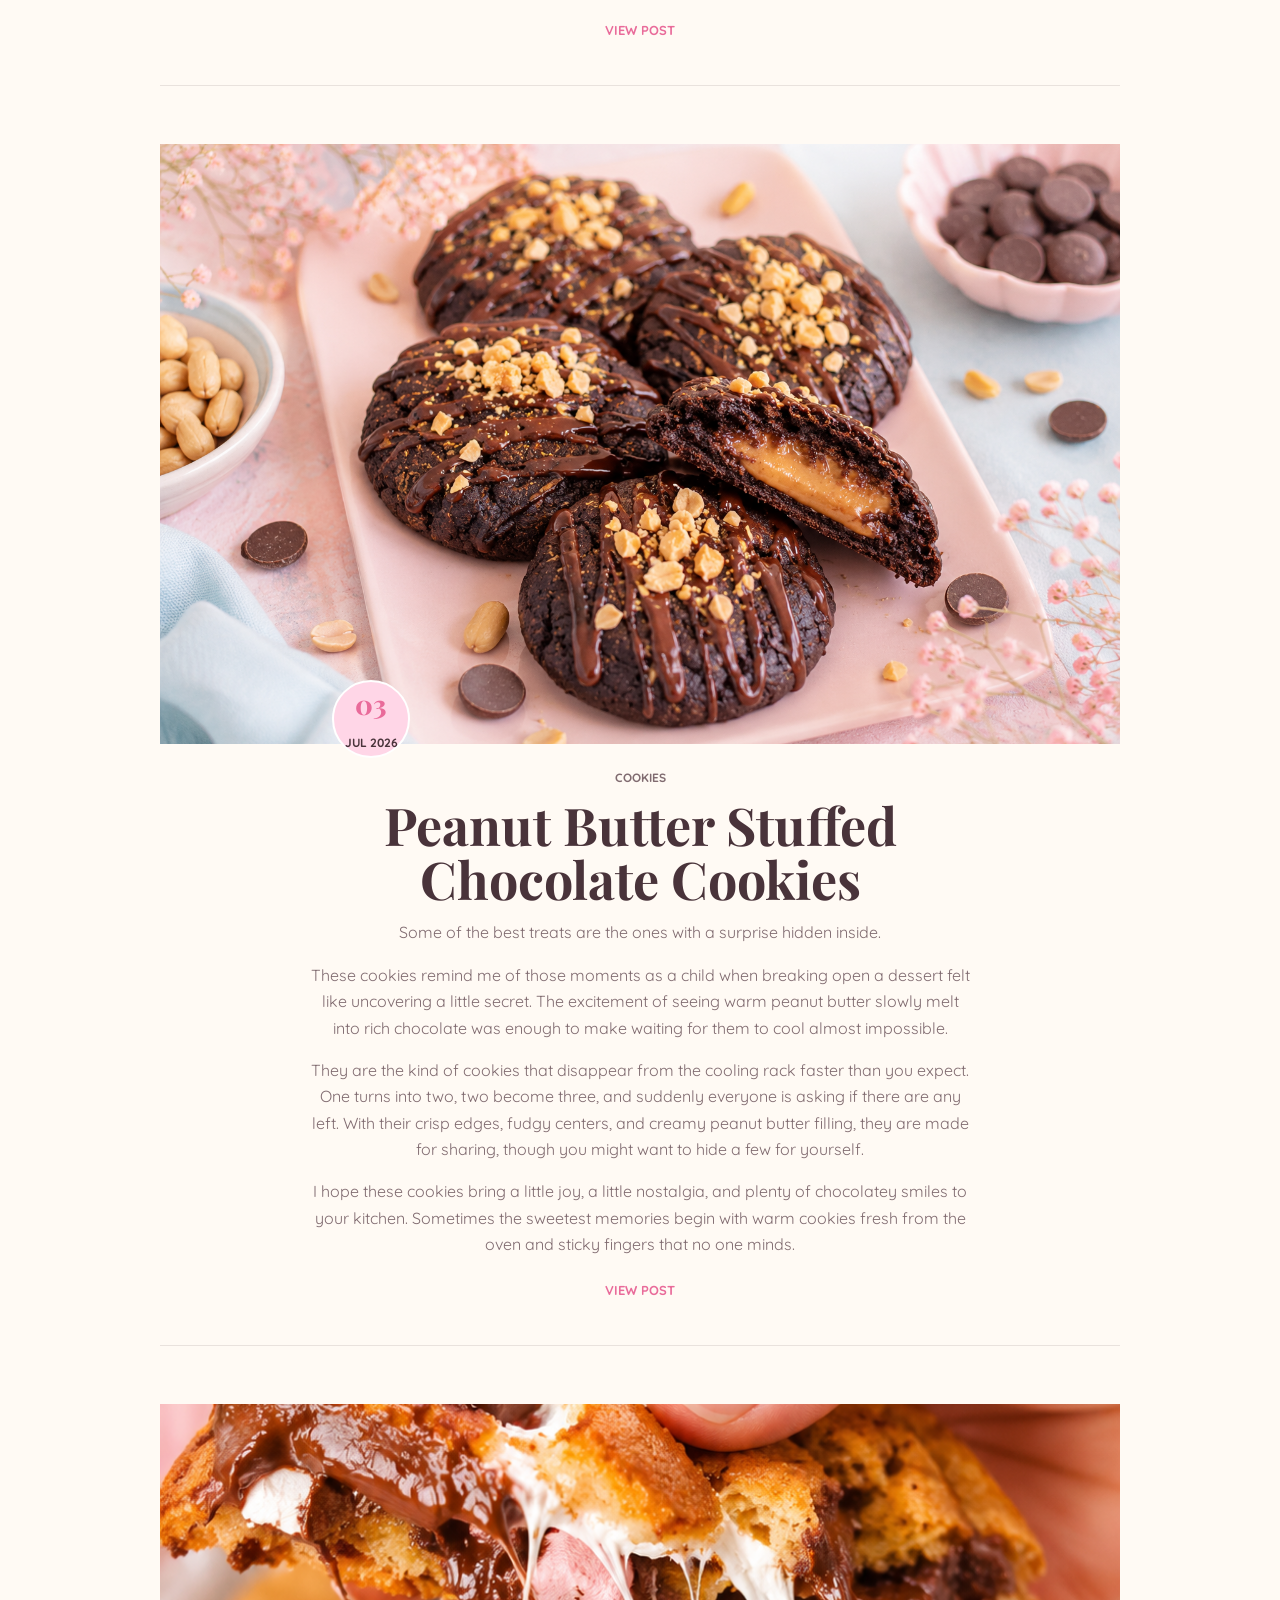
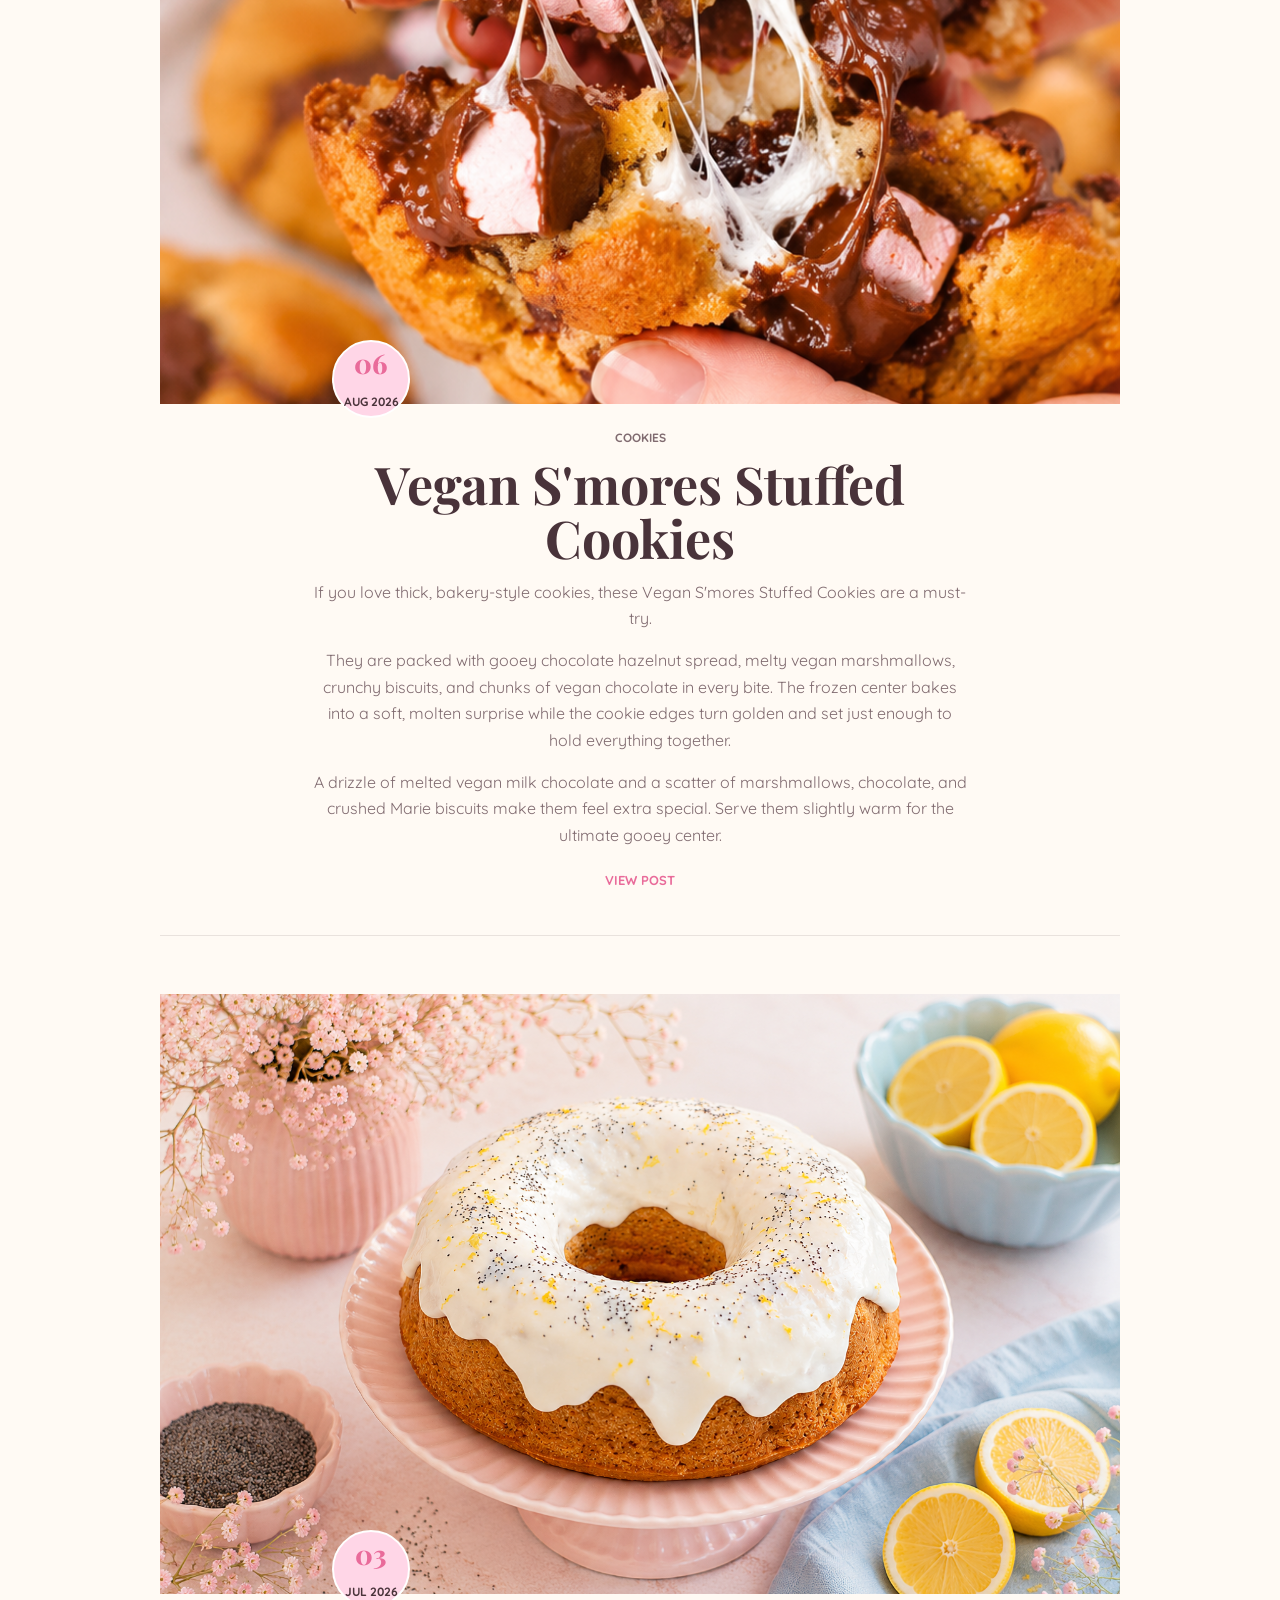
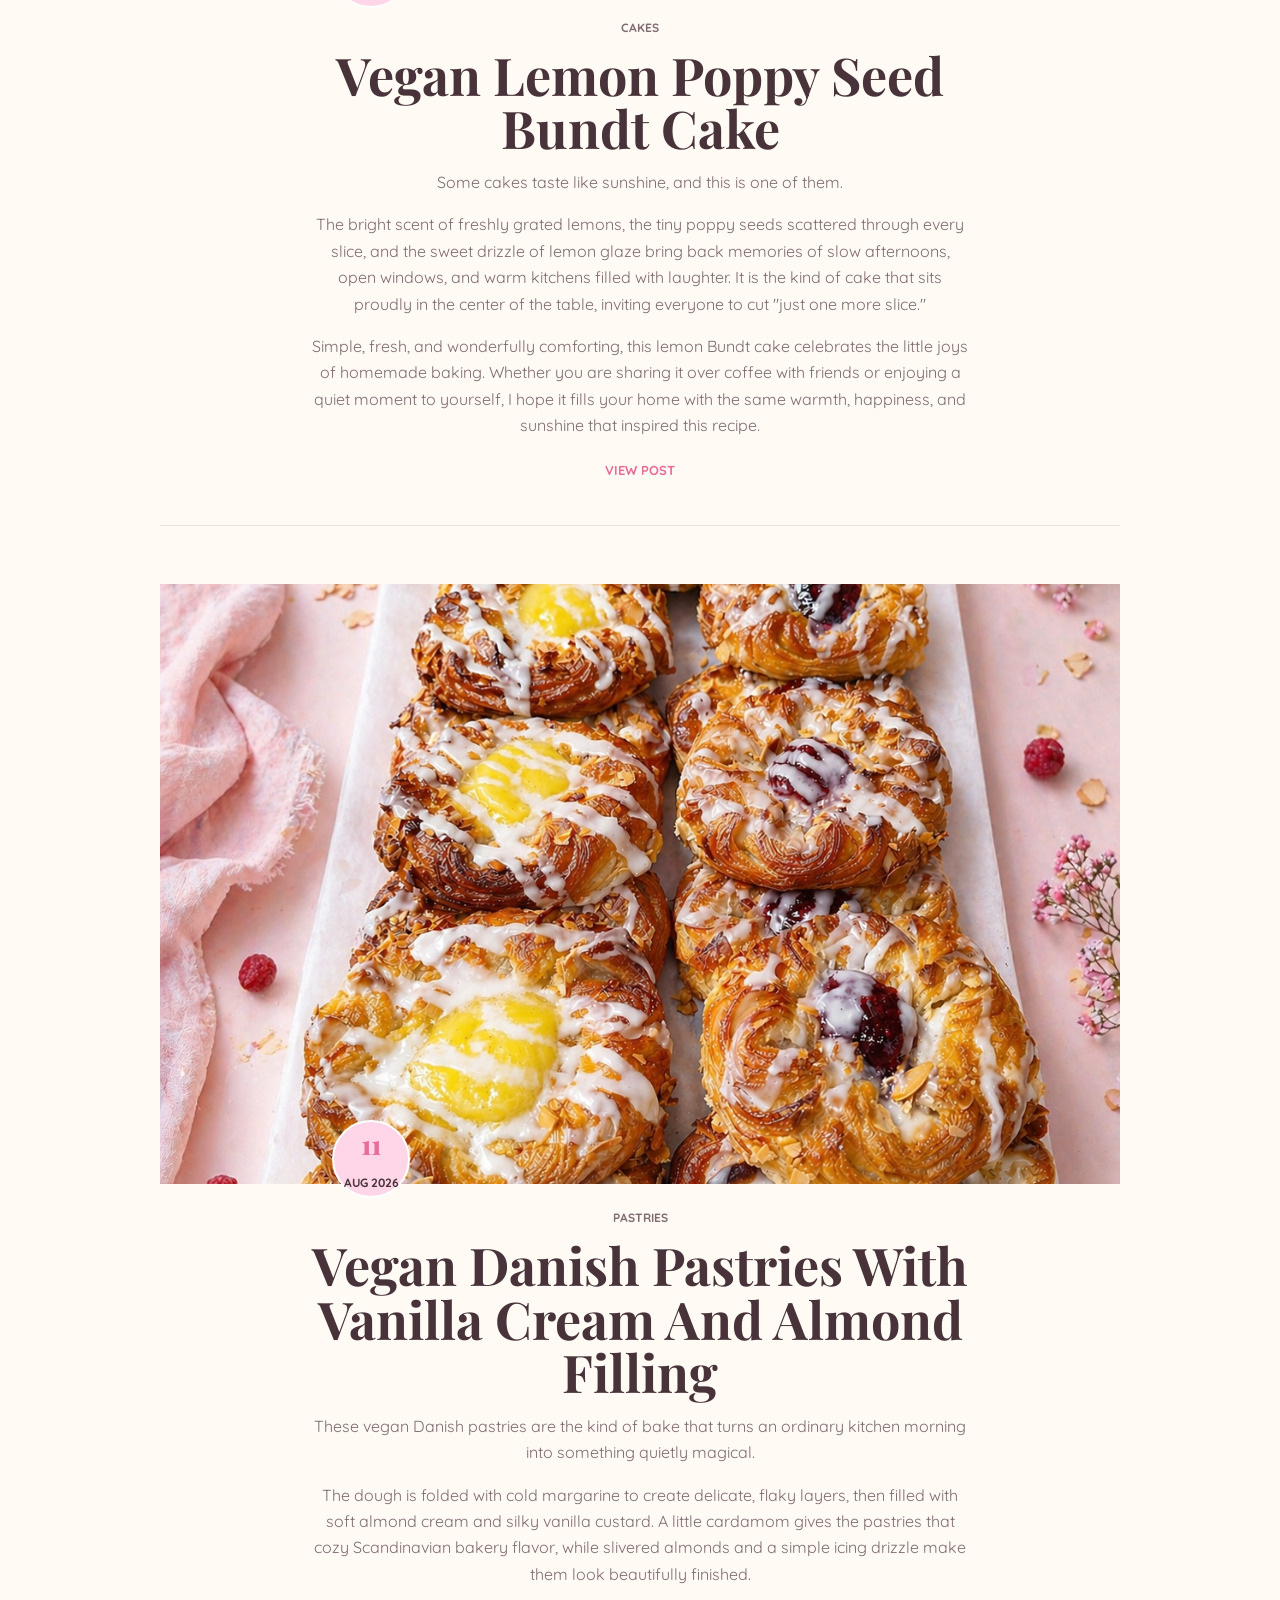
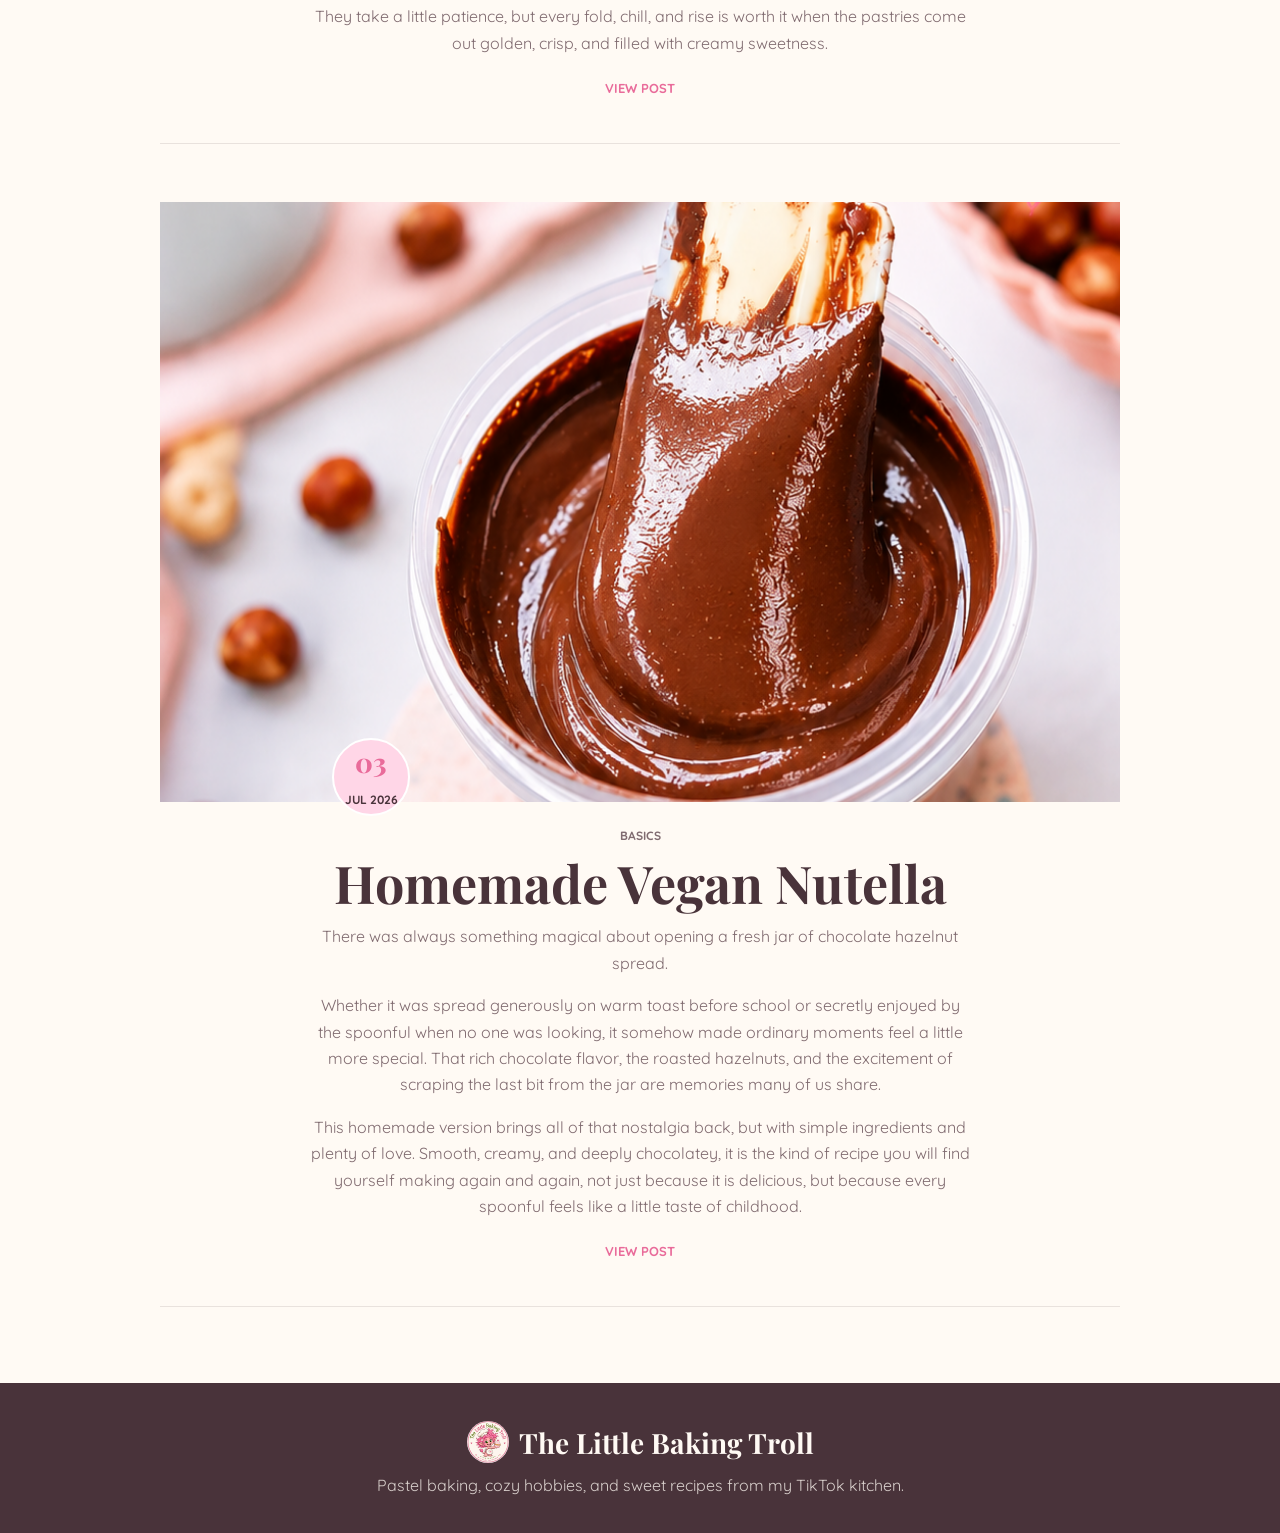
<file: popular-recipes.html>
<!DOCTYPE html>
<html lang="en">
  <head>
    <meta charset="UTF-8" />
    <meta name="viewport" content="width=device-width, initial-scale=1.0" />
    <link rel="preconnect" href="https://fonts.googleapis.com" />
    <link rel="preconnect" href="https://fonts.gstatic.com" crossorigin />
    <link
      href="https://fonts.googleapis.com/css2?family=Playfair+Display:wght@600;700&family=Quicksand:wght@400;500;600;700&family=Sacramento&display=swap"
      rel="stylesheet"
    />
    <link rel="icon" type="image/png" href="logo-mascot.png" />
    <link rel="stylesheet" href="styles.css" />
    <title>Popular Recipes | The Little Baking Troll</title>
  </head>
  <body data-page-type="popular">
    <header class="site-header">
      <a href="index.html" class="brand" aria-label="The Little Baking Troll home">
        <img src="Header.png" alt="The Little Baking Troll plantbased baking header" class="brand-header-image" />
      </a>
      <nav class="main-nav" aria-label="Main navigation">
        <a href="about.html">About</a>
        <div class="nav-dropdown">
          <button class="nav-dropdown-button" type="button">Recipes</button>
          <div class="nav-dropdown-menu" id="category-menu" aria-label="Recipe categories"></div>
        </div>
        <a href="popular-recipes.html">Popular Recipes</a>
        <a href="order-my-ebook.html">Order my Ebook</a>
        <a href="sign-up.html">Sign up</a>
        <form class="mini-search" id="mini-search">
          <input id="site-search" type="search" placeholder="Search bakes" aria-label="Search recipes" />
        </form>
      </nav>
    </header>
    <main class="landing-page">
      <section class="landing-hero">
        <h1>Popular Recipes</h1>
        <p>The recipes readers come back to again and again.</p>
      </section>
      <div id="landing-recipe-list"></div>
    </main>
    <footer>
      <div class="footer-brand"><img src="logo-mascot.png" alt="" class="footer-favicon" aria-hidden="true" /><span>The Little Baking Troll</span></div>
      <p>Pastel baking, cozy hobbies, and sweet recipes from my TikTok kitchen.</p>
    </footer>
    <script src="recipes.js"></script>
    <script src="landing.js"></script>
  </body>
</html>
</file>
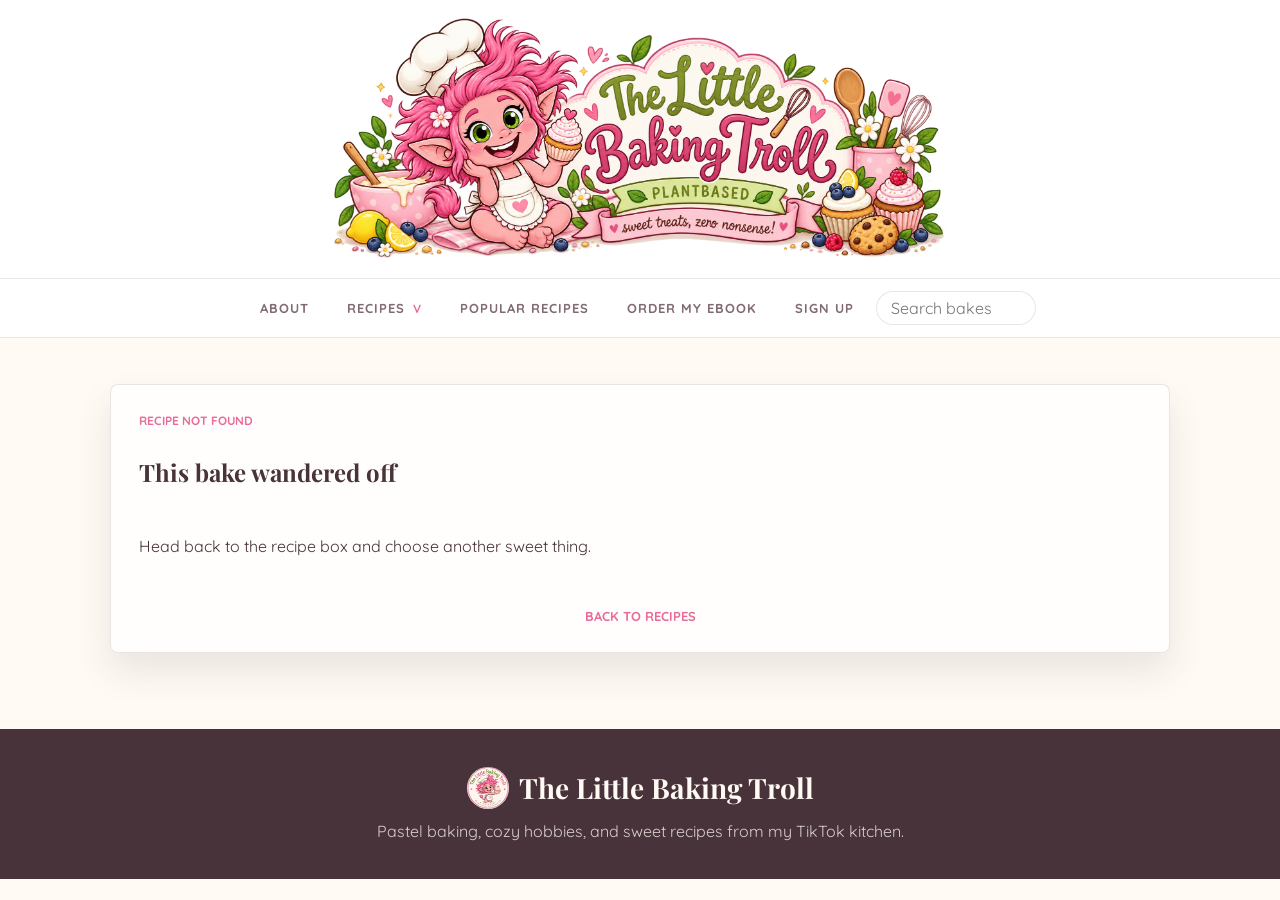
<file: recipe.html>
<!DOCTYPE html>
<html lang="en">
  <head>
    <meta charset="UTF-8" />
    <meta name="viewport" content="width=device-width, initial-scale=1.0" />
    <link rel="preconnect" href="https://fonts.googleapis.com" />
    <link rel="preconnect" href="https://fonts.gstatic.com" crossorigin />
    <link
      href="https://fonts.googleapis.com/css2?family=Playfair+Display:wght@600;700&family=Quicksand:wght@400;500;600;700&family=Sacramento&display=swap"
      rel="stylesheet"
    />
    <link rel="icon" type="image/png" href="logo-mascot.png" />
    <link rel="stylesheet" href="styles.css" />
    <title>Recipe | The Little Baking Troll</title>
  </head>
  <body>
    <header class="site-header">
      <a href="index.html" class="brand" aria-label="The Little Baking Troll home">
        <img src="Header.png" alt="The Little Baking Troll plantbased baking header" class="brand-header-image" />
      </a>

      <nav class="main-nav" aria-label="Main navigation">
        <a href="about.html">About</a>
        <div class="nav-dropdown">
          <button class="nav-dropdown-button" type="button">Recipes</button>
          <div
            class="nav-dropdown-menu"
            id="category-menu"
            aria-label="Recipe categories"
          ></div>
        </div>
        <a href="popular-recipes.html">Popular Recipes</a>
        <a href="order-my-ebook.html">Order my Ebook</a>
        <a href="sign-up.html">Sign up</a>
        <form class="mini-search" id="mini-search">
          <input
            id="site-search"
            type="search"
            placeholder="Search bakes"
            aria-label="Search recipes"
          />
        </form>
      </nav>
    </header>

    <main class="recipe-page" id="recipe-page"></main>

    <footer>
      <div class="footer-brand">
        <img
          src="logo-mascot.png"
          alt=""
          class="footer-favicon"
          aria-hidden="true"
        />
        <span>The Little Baking Troll</span>
      </div>
      <p>Pastel baking, cozy hobbies, and sweet recipes from my TikTok kitchen.</p>
    </footer>

    <script src="recipes.js"></script>
    <script src="recipe.js"></script>
  </body>
</html>
</file>
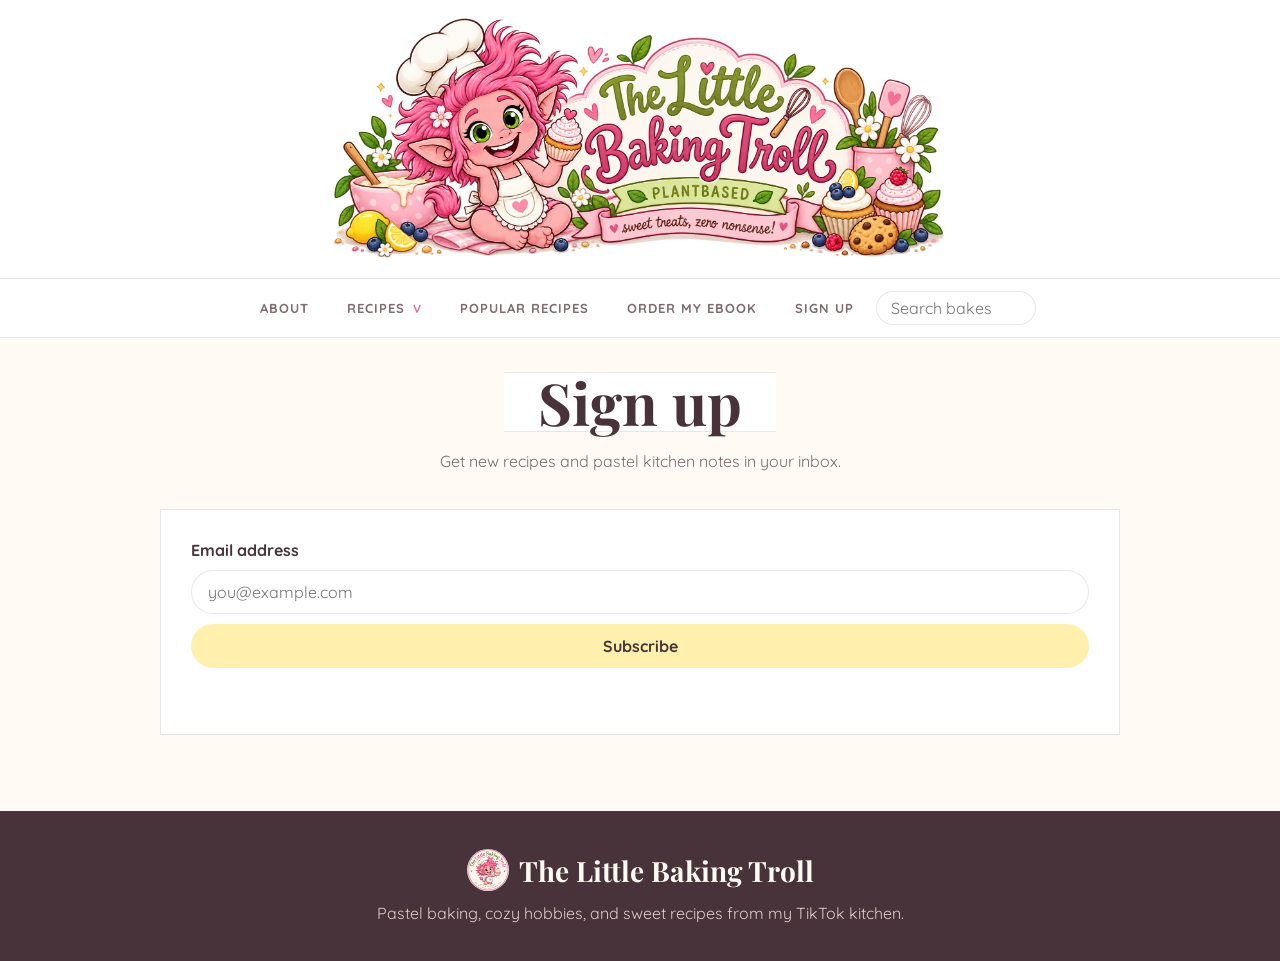
<file: sign-up.html>
<!DOCTYPE html>
<html lang="en">
  <head>
    <meta charset="UTF-8" />
    <meta name="viewport" content="width=device-width, initial-scale=1.0" />
    <link rel="preconnect" href="https://fonts.googleapis.com" />
    <link rel="preconnect" href="https://fonts.gstatic.com" crossorigin />
    <link
      href="https://fonts.googleapis.com/css2?family=Playfair+Display:wght@600;700&family=Quicksand:wght@400;500;600;700&family=Sacramento&display=swap"
      rel="stylesheet"
    />
    <link rel="icon" type="image/png" href="logo-mascot.png" />
    <link rel="stylesheet" href="styles.css" />
    <title>Sign up | The Little Baking Troll</title>
  </head>
  <body>
    <header class="site-header">
      <a href="index.html" class="brand" aria-label="The Little Baking Troll home">
        <img src="Header.png" alt="The Little Baking Troll plantbased baking header" class="brand-header-image" />
      </a>
      <nav class="main-nav" aria-label="Main navigation">
        <a href="about.html">About</a>
        <div class="nav-dropdown">
          <button class="nav-dropdown-button" type="button">Recipes</button>
          <div class="nav-dropdown-menu" id="category-menu" aria-label="Recipe categories"></div>
        </div>
        <a href="popular-recipes.html">Popular Recipes</a>
        <a href="order-my-ebook.html">Order my Ebook</a>
        <a href="sign-up.html">Sign up</a>
        <form class="mini-search" id="mini-search">
          <input id="site-search" type="search" placeholder="Search bakes" aria-label="Search recipes" />
        </form>
      </nav>
    </header>
    <main class="landing-page">
      <section class="landing-hero">
        <h1>Sign up</h1>
        <p>Get new recipes and pastel kitchen notes in your inbox.</p>
      </section>
      <section class="landing-panel">
        <form class="newsletter-form" id="newsletter-form">
          <label for="email">Email address</label>
          <input type="email" id="email" placeholder="you@example.com" required />
          <button type="submit">Subscribe</button>
          <p class="form-message" id="form-message" aria-live="polite"></p>
        </form>
      </section>
    </main>
    <footer>
      <div class="footer-brand"><img src="logo-mascot.png" alt="" class="footer-favicon" aria-hidden="true" /><span>The Little Baking Troll</span></div>
      <p>Pastel baking, cozy hobbies, and sweet recipes from my TikTok kitchen.</p>
    </footer>
    <script src="recipes.js"></script>
    <script src="landing.js"></script>
  </body>
</html>
</file>
<file: styles.css>
:root {
  --pink: #ffd6e7;
  --pink-strong: #e96b9a;
  --blue: #d7f0ff;
  --blue-strong: #4b9fbd;
  --yellow: #fff0ad;
  --yellow-strong: #c89b22;
  --cream: #fffaf4;
  --ink: #49333a;
  --muted: #806b70;
  --white: #ffffff;
  --line: rgba(73, 51, 58, 0.12);
  --shadow: 0 18px 36px rgba(73, 51, 58, 0.11);
}

* {
  box-sizing: border-box;
}

html {
  scroll-behavior: smooth;
}

body {
  margin: 0;
  background: var(--cream);
  color: var(--ink);
  font-family: "Quicksand", sans-serif;
}

img {
  max-width: 100%;
}

a {
  color: inherit;
  text-decoration: none;
}

.site-header {
  background: var(--white);
  border-bottom: 1px solid var(--line);
}

.mini-search {
  display: flex;
  align-items: center;
  gap: 10px;
}

.mini-search label {
  font-weight: 800;
}

.mini-search input {
  width: 160px;
  min-height: 34px;
  border: 1px solid var(--line);
  border-radius: 999px;
  background: var(--white);
  color: var(--ink);
  font: inherit;
  padding: 0 14px;
}

.brand {
  display: grid;
  justify-items: center;
  width: min(980px, 92vw);
  margin: 0 auto;
  padding: 10px 0 8px;
  text-align: center;
}

.brand-header-image {
  width: 100%;
  max-height: 260px;
  display: block;
  object-fit: contain;
}

.brand-logo {
  width: clamp(150px, 22vw, 230px);
  aspect-ratio: 1;
  display: block;
  border-radius: 50%;
  object-fit: cover;
  box-shadow: 0 14px 28px rgba(73, 51, 58, 0.12);
}

.brand-name {
  margin-top: 10px;
  color: var(--pink-strong);
  font-family: "Playfair Display", serif;
  font-size: clamp(28px, 4vw, 42px);
  font-weight: 700;
  line-height: 1.05;
}

.brand-title {
  display: flex;
  flex-wrap: wrap;
  justify-content: center;
  gap: 12px;
  color: var(--pink-strong);
  font-family: "Sacramento", cursive;
  font-size: clamp(50px, 7vw, 82px);
  line-height: 0.88;
}

.brand-title span:last-child {
  color: #8aa8b7;
}

.brand-tagline {
  margin-top: 12px;
  color: var(--muted);
  font-size: 13px;
  font-weight: 800;
  letter-spacing: 6px;
  text-transform: uppercase;
}

.brand-mark {
  display: grid;
  width: 58px;
  height: 58px;
  flex: 0 0 auto;
  place-items: center;
  border: 2px solid var(--yellow);
  border-radius: 50%;
  background: var(--pink);
  color: var(--pink-strong);
  font-family: "Playfair Display", serif;
  font-size: 32px;
}

.main-nav {
  display: flex;
  justify-content: center;
  align-items: center;
  gap: 6px;
  padding: 10px 6vw;
  border-top: 1px solid var(--line);
  margin-top: 0;
}

.main-nav a,
.nav-dropdown-button {
  min-height: 38px;
  display: inline-flex;
  align-items: center;
  justify-content: center;
  border: 0;
  border-radius: 999px;
  background: transparent;
  color: var(--muted);
  cursor: pointer;
  font: inherit;
  font-size: 13px;
  font-weight: 800;
  letter-spacing: 1px;
  padding: 0 16px;
  text-transform: uppercase;
}

.main-nav a:hover,
.nav-dropdown:hover .nav-dropdown-button,
.nav-dropdown-button:focus {
  background: var(--blue);
  color: var(--ink);
}

.nav-dropdown {
  position: relative;
}

.nav-dropdown-button::after {
  content: "v";
  margin-left: 8px;
  color: var(--pink-strong);
  font-size: 12px;
}

.nav-dropdown-menu {
  position: absolute;
  left: 50%;
  top: 100%;
  z-index: 20;
  display: grid;
  min-width: 190px;
  padding: 10px;
  border: 1px solid var(--line);
  border-radius: 8px;
  background: rgba(255, 255, 255, 0.96);
  box-shadow: var(--shadow);
  opacity: 0;
  pointer-events: none;
  transform: translate(-50%, 0);
  transition: opacity 160ms ease, transform 160ms ease;
}

.nav-dropdown:hover .nav-dropdown-menu,
.nav-dropdown:focus-within .nav-dropdown-menu,
.nav-dropdown.open .nav-dropdown-menu {
  opacity: 1;
  pointer-events: auto;
  transform: translate(-50%, 0);
}

.nav-dropdown-menu button {
  min-height: 38px;
  border: 0;
  border-radius: 999px;
  background: transparent;
  color: var(--muted);
  cursor: pointer;
  font: inherit;
  font-weight: 800;
  text-align: left;
  padding: 0 14px;
}

.nav-dropdown-menu a {
  min-height: 38px;
  display: flex;
  align-items: center;
  border-radius: 999px;
  color: var(--muted);
  font-weight: 800;
  padding: 0 14px;
}

.nav-dropdown-menu button:hover,
.nav-dropdown-menu button.active,
.nav-dropdown-menu a:hover {
  background: var(--yellow);
  color: var(--ink);
}

.recipe-carousel {
  position: relative;
  display: grid;
  grid-template-columns: auto minmax(0, 1fr) auto;
  gap: 14px;
  align-items: center;
  padding: 18px 4vw;
  border-bottom: 1px solid var(--line);
  background: linear-gradient(90deg, var(--pink), var(--blue), var(--yellow));
}

.carousel-track {
  display: grid;
  grid-auto-columns: minmax(220px, 280px);
  grid-auto-flow: column;
  gap: 18px;
  overflow-x: auto;
  scroll-behavior: smooth;
  scrollbar-width: none;
}

.carousel-track::-webkit-scrollbar {
  display: none;
}

.carousel-card {
  position: relative;
  min-height: 210px;
  display: grid;
  align-items: end;
  overflow: hidden;
  background: var(--white);
}

.carousel-card img {
  position: absolute;
  inset: 0;
  width: 100%;
  height: 100%;
  object-fit: cover;
  transition: transform 220ms ease;
}

.carousel-card:hover img {
  transform: scale(1.04);
}

.carousel-card span {
  position: relative;
  display: grid;
  gap: 4px;
  margin: 12px;
  background: rgba(255, 255, 255, 0.92);
  color: var(--ink);
  font-family: "Playfair Display", serif;
  font-size: 22px;
  font-weight: 700;
  line-height: 1.05;
  padding: 12px;
  text-align: center;
}

.carousel-card small {
  color: var(--pink-strong);
  font-family: "Quicksand", sans-serif;
  font-size: 11px;
  font-weight: 800;
  letter-spacing: 1px;
  text-transform: uppercase;
}

.carousel-button {
  width: 42px;
  height: 42px;
  border: 1px solid var(--line);
  border-radius: 50%;
  background: rgba(255, 255, 255, 0.9);
  color: var(--pink-strong);
  cursor: pointer;
  font: inherit;
  font-family: "Playfair Display", serif;
  font-size: 30px;
  line-height: 1;
}

.carousel-button:hover {
  background: var(--white);
  color: var(--ink);
}

.eyebrow {
  margin: 0;
  color: var(--pink-strong);
  font-size: 12px;
  font-weight: 800;
  letter-spacing: 0;
  text-transform: uppercase;
}

h1,
h2,
h3,
p {
  margin-top: 0;
}

h1,
h2,
h3 {
  font-family: "Playfair Display", serif;
}

.section-heading p,
.blog-post p,
.sidebar-panel p {
  color: var(--muted);
  line-height: 1.65;
}

.read-more {
  color: var(--blue-strong);
  font-weight: 800;
  text-transform: uppercase;
  font-size: 13px;
}

.page-shell {
  display: grid;
  grid-template-columns: minmax(0, 760px) 310px;
  gap: 46px;
  align-items: start;
  width: min(1160px, 90vw);
  margin: 26px auto 76px;
}

.landing-page {
  width: min(960px, 90vw);
  margin: 34px auto 76px;
}

.landing-hero {
  margin-bottom: 34px;
  text-align: center;
}

.landing-hero h1 {
  display: inline-flex;
  align-items: center;
  justify-content: center;
  min-height: 48px;
  margin: 0 auto 16px;
  border-top: 1px solid var(--line);
  border-bottom: 1px solid var(--line);
  background: var(--white);
  font-size: clamp(34px, 6vw, 58px);
  line-height: 1;
  padding: 0 34px;
}

.landing-hero p {
  max-width: 680px;
  margin: 0 auto;
  color: var(--muted);
  line-height: 1.7;
}

.landing-panel {
  padding: 30px;
  background: var(--white);
  border: 1px solid var(--line);
}

.landing-panel img {
  width: 100%;
  aspect-ratio: 16 / 10;
  display: block;
  object-fit: cover;
  margin-bottom: 24px;
}

.landing-panel img[src="About.png"] {
  aspect-ratio: 1;
  max-width: 460px;
  max-height: 460px;
  object-fit: contain;
  background: var(--white);
  margin-left: auto;
  margin-right: auto;
}

.landing-panel p {
  color: var(--muted);
  line-height: 1.75;
}

.section-heading {
  margin-bottom: 30px;
  text-align: center;
}

.section-heading h1 {
  display: inline-flex;
  align-items: center;
  justify-content: center;
  min-height: 44px;
  margin: 0 auto;
  border-top: 1px solid var(--line);
  border-bottom: 1px solid var(--line);
  background: var(--white);
  font-size: clamp(30px, 4vw, 42px);
  line-height: 1;
  padding: 0 34px;
}

.blog-post {
  position: relative;
  display: block;
  margin-bottom: 58px;
  padding-bottom: 46px;
  border-bottom: 1px solid var(--line);
  text-align: center;
}

.blog-post.hidden {
  display: none;
}

.post-image img {
  width: 100%;
  aspect-ratio: 16 / 10;
  display: block;
  border-radius: 0;
  object-fit: cover;
}

.post-content {
  position: relative;
  max-width: 660px;
  margin: 24px auto 0;
  padding-top: 0;
}

.post-content time {
  position: absolute;
  top: -88px;
  left: 22px;
  display: grid;
  width: 78px;
  height: 78px;
  place-items: center;
  border: 2px solid var(--white);
  border-radius: 50%;
  background: var(--pink);
  color: var(--ink);
  font-size: 12px;
  font-weight: 800;
  line-height: 1.1;
  text-align: center;
  text-transform: uppercase;
}

.post-content time span {
  display: block;
  color: var(--pink-strong);
  font-family: "Playfair Display", serif;
  font-size: 27px;
}

.post-content h2 {
  margin: 10px 0 14px;
  font-size: clamp(34px, 5vw, 52px);
  line-height: 1.03;
}

.read-more {
  display: inline-flex;
  justify-content: center;
  margin-top: 8px;
  color: var(--pink-strong);
}

.sidebar {
  display: flex;
  flex-direction: column;
  gap: 26px;
}

.sidebar-panel {
  padding: 0;
  border: 0;
  border-radius: 0;
  background: transparent;
  box-shadow: none;
}

.sidebar-panel h2 {
  display: grid;
  min-height: 42px;
  place-items: center;
  margin-bottom: 18px;
  border-top: 1px solid var(--line);
  border-bottom: 1px solid var(--line);
  background: var(--white);
  font-size: 24px;
  text-align: center;
}

.mini-post {
  display: grid;
  grid-template-columns: 92px 1fr;
  gap: 14px;
  align-items: center;
  padding: 14px 0;
  border-top: 1px solid var(--line);
  font-weight: 800;
}

.mini-post:first-of-type {
  border-top: 0;
}

.mini-post img {
  width: 92px;
  aspect-ratio: 1;
  border-radius: 0;
  object-fit: cover;
}

.mini-post small {
  display: block;
  margin-bottom: 4px;
  color: var(--blue-strong);
  font-size: 12px;
  text-transform: uppercase;
}

.about-panel img {
  width: min(100%, 220px);
  aspect-ratio: 1;
  display: block;
  border-radius: 0;
  object-fit: contain;
  background: var(--white);
  margin: 0 auto 14px;
}

.tiktok-card {
  display: flex;
  align-items: center;
  justify-content: center;
  gap: 12px;
  min-height: 72px;
  border-radius: 0;
  background: linear-gradient(135deg, var(--pink), var(--blue), var(--yellow));
  color: var(--ink);
  font-weight: 800;
}

.tiktok-card + .tiktok-card {
  margin-top: 10px;
}

.tiktok-card span {
  display: grid;
  min-width: 62px;
  min-height: 34px;
  place-items: center;
  border-radius: 999px;
  background: var(--ink);
  color: var(--white);
  font-size: 12px;
}

.newsletter-form {
  display: grid;
  gap: 10px;
}

.newsletter-form label {
  font-weight: 800;
}

.newsletter-form input {
  width: 100%;
  min-height: 44px;
  border: 1px solid var(--line);
  border-radius: 999px;
  color: var(--ink);
  font: inherit;
  padding: 0 16px;
}

.newsletter-form input:focus,
.mini-search input:focus {
  border-color: var(--pink-strong);
  outline: 3px solid rgba(233, 107, 154, 0.2);
}

.newsletter-form button {
  min-height: 44px;
  border: 0;
  border-radius: 999px;
  background: var(--yellow);
  color: var(--ink);
  cursor: pointer;
  font: inherit;
  font-weight: 800;
}

.form-message {
  min-height: 24px;
  margin: 2px 0 0;
  color: var(--pink-strong);
  font-weight: 800;
}

.recipe-page {
  width: min(1060px, 90vw);
  margin: 46px auto 76px;
}

.recipe-detail {
  display: grid;
  gap: 28px;
}

.back-link {
  color: var(--blue-strong);
  font-weight: 800;
  text-transform: uppercase;
  font-size: 13px;
}

.recipe-detail-hero {
  display: grid;
  grid-template-columns: minmax(0, 0.9fr) minmax(320px, 1.1fr);
  gap: 32px;
  align-items: center;
  padding: 28px;
  border: 1px solid var(--line);
  border-radius: 8px;
  background: rgba(255, 255, 255, 0.74);
  box-shadow: var(--shadow);
}

.recipe-detail-hero img {
  width: 100%;
  aspect-ratio: 4 / 3;
  display: block;
  border-radius: 8px;
  object-fit: cover;
}

.recipe-detail-copy h1 {
  margin: 10px 0 14px;
  font-size: clamp(44px, 7vw, 76px);
  line-height: 0.98;
}

.recipe-detail-copy p:not(.eyebrow),
.recipe-card-panel li,
.recipe-tip p,
.recipe-post-footer {
  color: var(--muted);
  line-height: 1.7;
}

.recipe-stats {
  display: flex;
  flex-wrap: wrap;
  gap: 10px;
  margin-top: 22px;
}

.recipe-stats span {
  min-height: 38px;
  display: inline-flex;
  align-items: center;
  border-radius: 999px;
  background: var(--blue);
  color: var(--ink);
  font-weight: 800;
  padding: 0 14px;
}

.recipe-detail-body {
  display: grid;
  grid-template-columns: 0.8fr 1.2fr;
  gap: 22px;
}

.recipe-card-panel,
.recipe-tip,
.recipe-not-found {
  padding: 28px;
  border: 1px solid var(--line);
  border-radius: 8px;
  background: rgba(255, 255, 255, 0.78);
  box-shadow: var(--shadow);
}

.recipe-card-panel h2 {
  margin-bottom: 16px;
  font-size: 32px;
}

.recipe-card-panel ul,
.recipe-card-panel ol {
  margin: 0;
  padding-left: 22px;
}

.ingredient-scaler {
  display: flex;
  flex-wrap: wrap;
  align-items: center;
  gap: 8px;
  margin-bottom: 18px;
}

.ingredient-scaler span {
  color: var(--muted);
  font-weight: 800;
}

.ingredient-scaler button {
  min-height: 34px;
  border: 1px solid var(--line);
  border-radius: 999px;
  background: var(--white);
  color: var(--muted);
  cursor: pointer;
  font: inherit;
  font-weight: 800;
  padding: 0 12px;
}

.ingredient-scaler button.active,
.ingredient-scaler button:hover {
  background: var(--yellow);
  color: var(--ink);
}

.ingredient-heading {
  margin-top: 14px;
  color: var(--pink-strong);
  font-weight: 800;
  list-style: none;
}

.method-heading {
  margin-left: -22px;
}

.ingredient-heading:first-child {
  margin-top: 0;
}

.recipe-card-panel li + li {
  margin-top: 10px;
}

.recipe-tip {
  background: linear-gradient(135deg, var(--pink), var(--blue), var(--yellow));
}

.recipe-tip p:last-child {
  margin-bottom: 0;
  color: var(--ink);
  font-weight: 800;
}

.recipe-extra-sections {
  display: grid;
  grid-template-columns: 1fr;
  gap: 22px;
}

.recipe-comments {
  display: grid;
  gap: 30px;
  padding: 10px 0 0;
  background: transparent;
}

.recipe-comments h2 {
  margin: 0;
  color: var(--ink);
  font-size: 26px;
}

.comment-list {
  display: grid;
  gap: 18px;
}

.no-comments,
.comment-reply p,
.recipe-comment p {
  color: var(--muted);
  line-height: 1.7;
}

.recipe-comment {
  display: grid;
  grid-template-columns: 54px minmax(0, 1fr);
  gap: 16px;
  padding: 18px;
  border: 1px solid var(--line);
  border-radius: 8px;
  background: var(--cream);
}

.comment-avatar {
  width: 54px;
  height: 54px;
  display: grid;
  place-items: center;
  border-radius: 50%;
  background: var(--pink);
  color: var(--pink-strong);
  font-family: "Playfair Display", serif;
  font-size: 26px;
  font-weight: 700;
}

.comment-meta {
  display: flex;
  flex-wrap: wrap;
  gap: 8px 14px;
  align-items: baseline;
}

.comment-meta strong {
  color: var(--ink);
}

.comment-meta span,
.comment-rating {
  color: var(--pink-strong);
  font-size: 14px;
  font-weight: 800;
}

.comment-reply {
  display: grid;
  gap: 20px;
}

.comment-form {
  display: grid;
  gap: 20px;
}

.comment-form label,
.rating-fieldset legend {
  color: var(--ink);
  font-size: 20px;
  font-weight: 500;
}

.comment-form input,
.comment-form textarea {
  width: min(505px, 100%);
  border: 1px solid var(--line);
  border-radius: 0;
  background: var(--white);
  color: var(--ink);
  font: inherit;
  padding: 10px 12px;
}

.comment-form input {
  min-height: 42px;
}

.comment-form textarea {
  width: 100%;
  min-height: 260px;
  resize: vertical;
}

.comment-form input:focus,
.comment-form textarea:focus {
  border-color: var(--pink-strong);
  outline: 3px solid rgba(233, 107, 154, 0.2);
}

.rating-fieldset {
  margin: 0;
  padding: 0;
  border: 0;
}

.rating-options {
  display: flex;
  gap: 24px;
  margin-top: 4px;
  padding-top: 18px;
  border-top: 1px solid var(--line);
}

.rating-options label {
  display: inline-grid;
  place-items: center;
  color: #8c8c8c;
  cursor: pointer;
  font-size: 25px;
  line-height: 1;
}

.rating-options input {
  position: absolute;
  opacity: 0;
  pointer-events: none;
}

.rating-options[data-selected-rating="1"] [data-rating-value="1"] span,
.rating-options[data-selected-rating="2"] [data-rating-value="1"] span,
.rating-options[data-selected-rating="2"] [data-rating-value="2"] span,
.rating-options[data-selected-rating="3"] [data-rating-value="1"] span,
.rating-options[data-selected-rating="3"] [data-rating-value="2"] span,
.rating-options[data-selected-rating="3"] [data-rating-value="3"] span,
.rating-options[data-selected-rating="4"] [data-rating-value="1"] span,
.rating-options[data-selected-rating="4"] [data-rating-value="2"] span,
.rating-options[data-selected-rating="4"] [data-rating-value="3"] span,
.rating-options[data-selected-rating="4"] [data-rating-value="4"] span,
.rating-options[data-selected-rating="5"] [data-rating-value="1"] span,
.rating-options[data-selected-rating="5"] [data-rating-value="2"] span,
.rating-options[data-selected-rating="5"] [data-rating-value="3"] span,
.rating-options[data-selected-rating="5"] [data-rating-value="4"] span,
.rating-options[data-selected-rating="5"] [data-rating-value="5"] span,
.rating-options[data-hover-rating="1"] [data-rating-value="1"] span,
.rating-options[data-hover-rating="2"] [data-rating-value="1"] span,
.rating-options[data-hover-rating="2"] [data-rating-value="2"] span,
.rating-options[data-hover-rating="3"] [data-rating-value="1"] span,
.rating-options[data-hover-rating="3"] [data-rating-value="2"] span,
.rating-options[data-hover-rating="3"] [data-rating-value="3"] span,
.rating-options[data-hover-rating="4"] [data-rating-value="1"] span,
.rating-options[data-hover-rating="4"] [data-rating-value="2"] span,
.rating-options[data-hover-rating="4"] [data-rating-value="3"] span,
.rating-options[data-hover-rating="4"] [data-rating-value="4"] span,
.rating-options[data-hover-rating="5"] [data-rating-value="1"] span,
.rating-options[data-hover-rating="5"] [data-rating-value="2"] span,
.rating-options[data-hover-rating="5"] [data-rating-value="3"] span,
.rating-options[data-hover-rating="5"] [data-rating-value="4"] span,
.rating-options[data-hover-rating="5"] [data-rating-value="5"] span {
  color: var(--pink-strong);
}

.comment-form > label {
  display: grid;
  gap: 8px;
}

.comment-checkbox {
  display: flex !important;
  align-items: center;
  gap: 12px;
  color: var(--ink);
  font-size: 16px !important;
  font-weight: 400 !important;
}

.comment-checkbox input {
  width: 15px;
  min-height: 15px;
  flex: 0 0 auto;
  padding: 0;
}

.comment-form button {
  min-height: 45px;
  justify-self: start;
  border: 0;
  border-radius: 0;
  background: #ead6d7;
  color: var(--ink);
  cursor: pointer;
  font: inherit;
  font-weight: 800;
  letter-spacing: 4px;
  padding: 0 20px;
  text-transform: uppercase;
}

.recipe-post-footer {
  display: flex;
  justify-content: space-between;
  gap: 18px;
  padding-top: 8px;
  font-weight: 800;
}

footer {
  display: grid;
  justify-items: center;
  gap: 12px;
  padding: 38px 6vw;
  background: var(--ink);
  color: var(--cream);
  text-align: center;
}

.footer-brand {
  display: flex;
  align-items: center;
  gap: 10px;
  font-family: "Playfair Display", serif;
  font-size: 28px;
  font-weight: 700;
}

.footer-favicon {
  width: 42px;
  height: 42px;
  border-radius: 50%;
  object-fit: cover;
  background: var(--cream);
}

footer p {
  margin: 0;
  color: rgba(255, 250, 244, 0.78);
}

@media (max-width: 1050px) {
  .page-shell {
    grid-template-columns: 1fr;
  }

  .sidebar {
    display: grid;
    grid-template-columns: repeat(2, 1fr);
  }
}

@media (max-width: 760px) {
  .mini-search,
  .main-nav {
    align-items: stretch;
    flex-direction: column;
  }

  .main-nav {
    margin-top: 0;
  }

  .mini-search input,
  .main-nav a,
  .nav-dropdown-button {
    width: 100%;
  }

  .nav-dropdown {
    width: 100%;
  }

  .nav-dropdown-menu {
    position: static;
    display: none;
    min-width: 100%;
    margin-top: 6px;
    opacity: 1;
    pointer-events: auto;
    transform: none;
  }

  .nav-dropdown:hover .nav-dropdown-menu,
  .nav-dropdown:focus-within .nav-dropdown-menu,
  .nav-dropdown.open .nav-dropdown-menu {
    display: grid;
    transform: none;
  }

  .brand {
    width: min(94vw, 760px);
    padding: 8px 0 6px;
  }

  .brand-header-image {
    max-height: 150px;
  }

  .brand-logo {
    width: clamp(124px, 38vw, 168px);
  }

  .brand-name {
    font-size: clamp(24px, 8vw, 32px);
  }

  .brand-title {
    font-size: clamp(40px, 12vw, 60px);
  }

  .brand-tagline {
    max-width: 88vw;
    font-size: 11px;
    letter-spacing: 3px;
    line-height: 1.6;
  }

  .brand-mark {
    width: 46px;
    height: 46px;
    font-size: 26px;
  }

  .recipe-carousel {
    grid-template-columns: 1fr;
    padding: 14px 4vw;
  }

  .carousel-track {
    grid-auto-columns: minmax(230px, 82vw);
    order: 2;
  }

  .carousel-button {
    display: none;
  }

  .blog-post,
  .recipe-detail-hero,
  .recipe-detail-body,
  .recipe-extra-sections,
  .sidebar {
    grid-template-columns: 1fr;
  }

  .page-shell {
    width: min(92vw, 1180px);
    margin-top: 28px;
  }

  .post-content time {
    position: static;
    margin: -58px auto 18px;
  }

}
</file>
